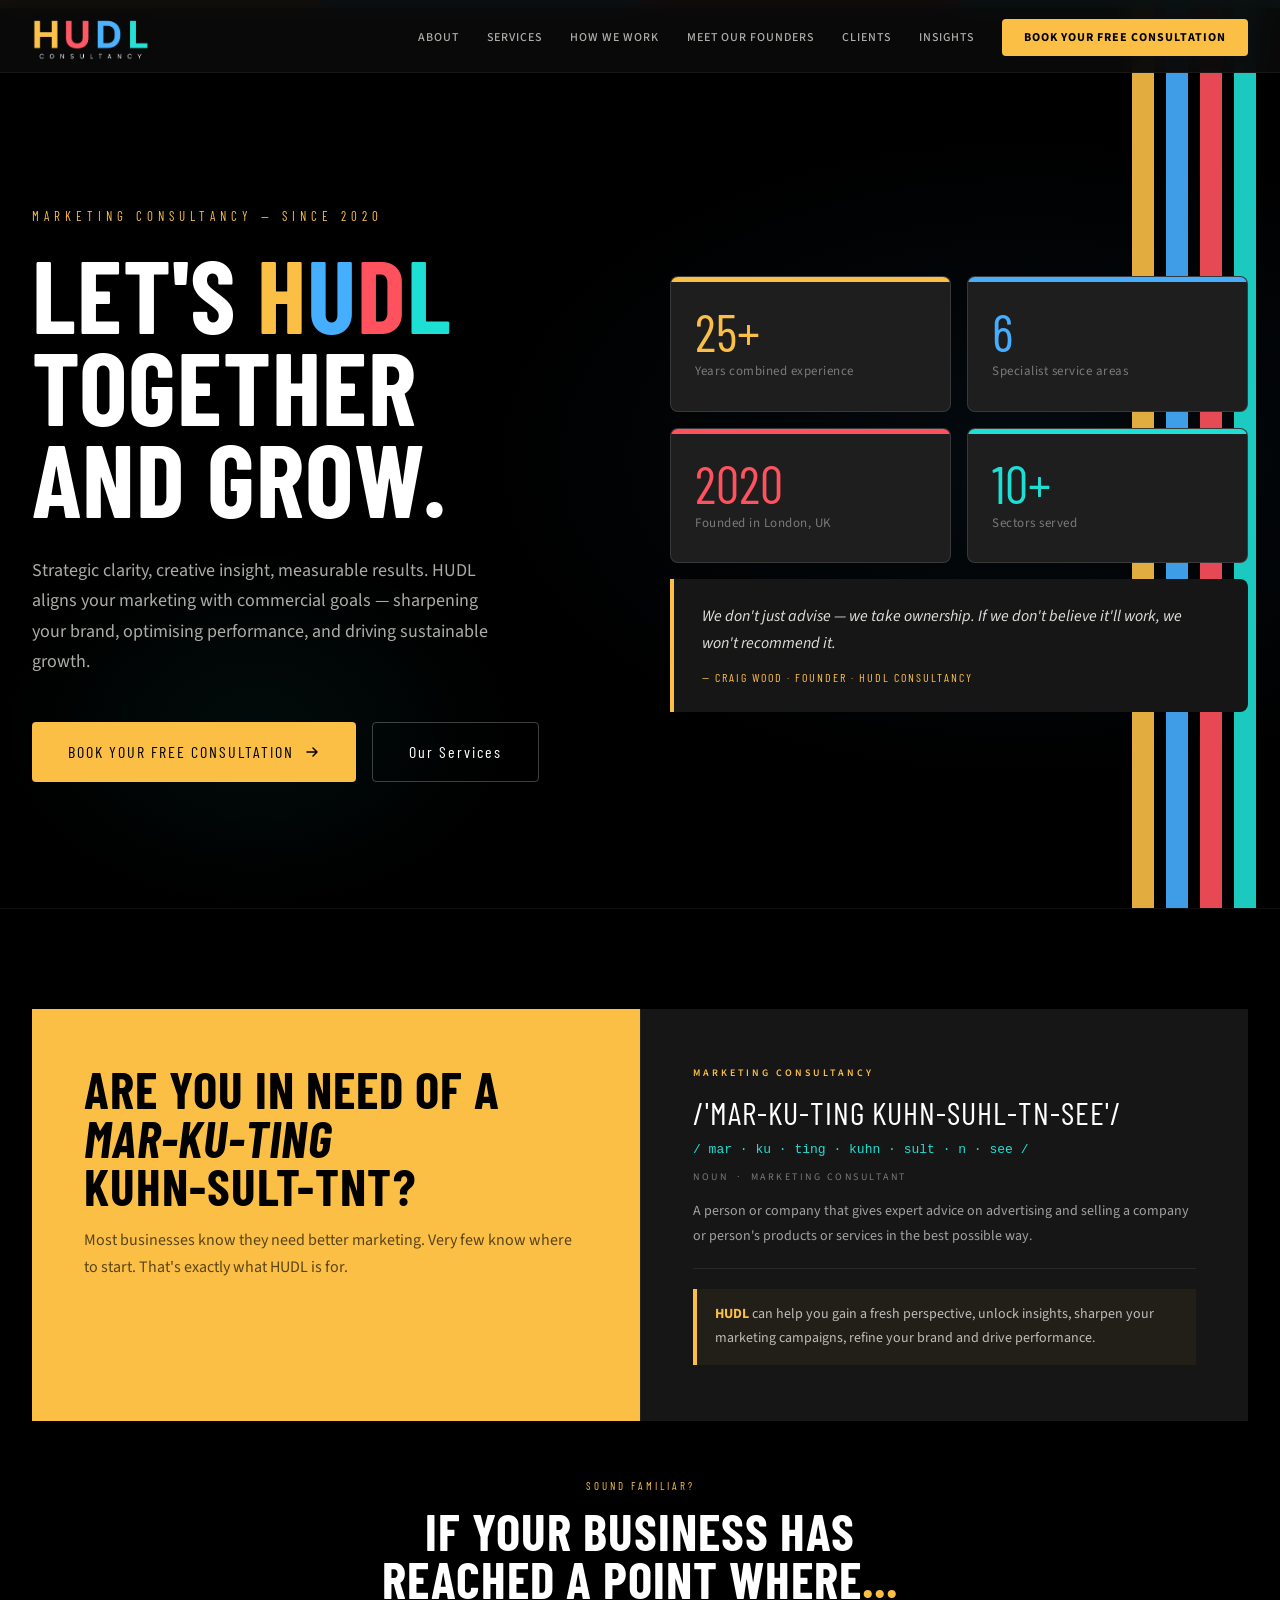
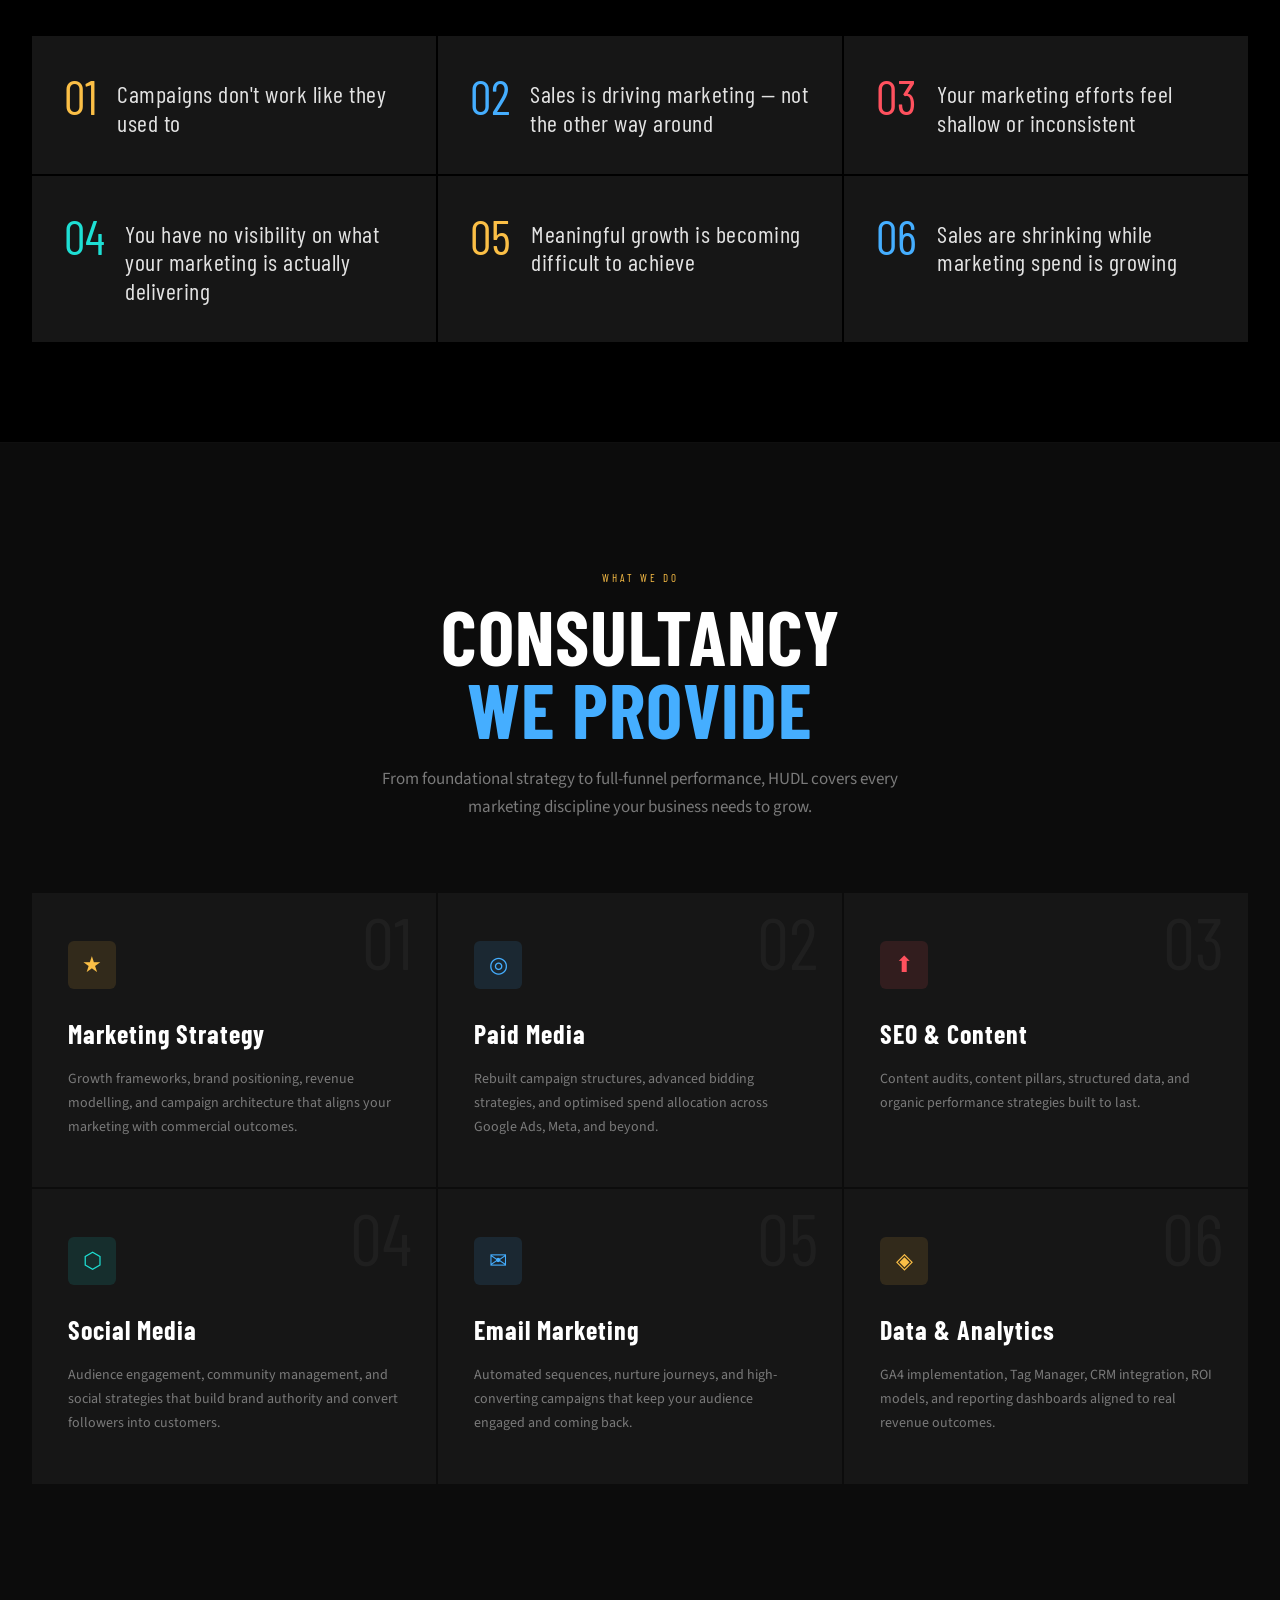
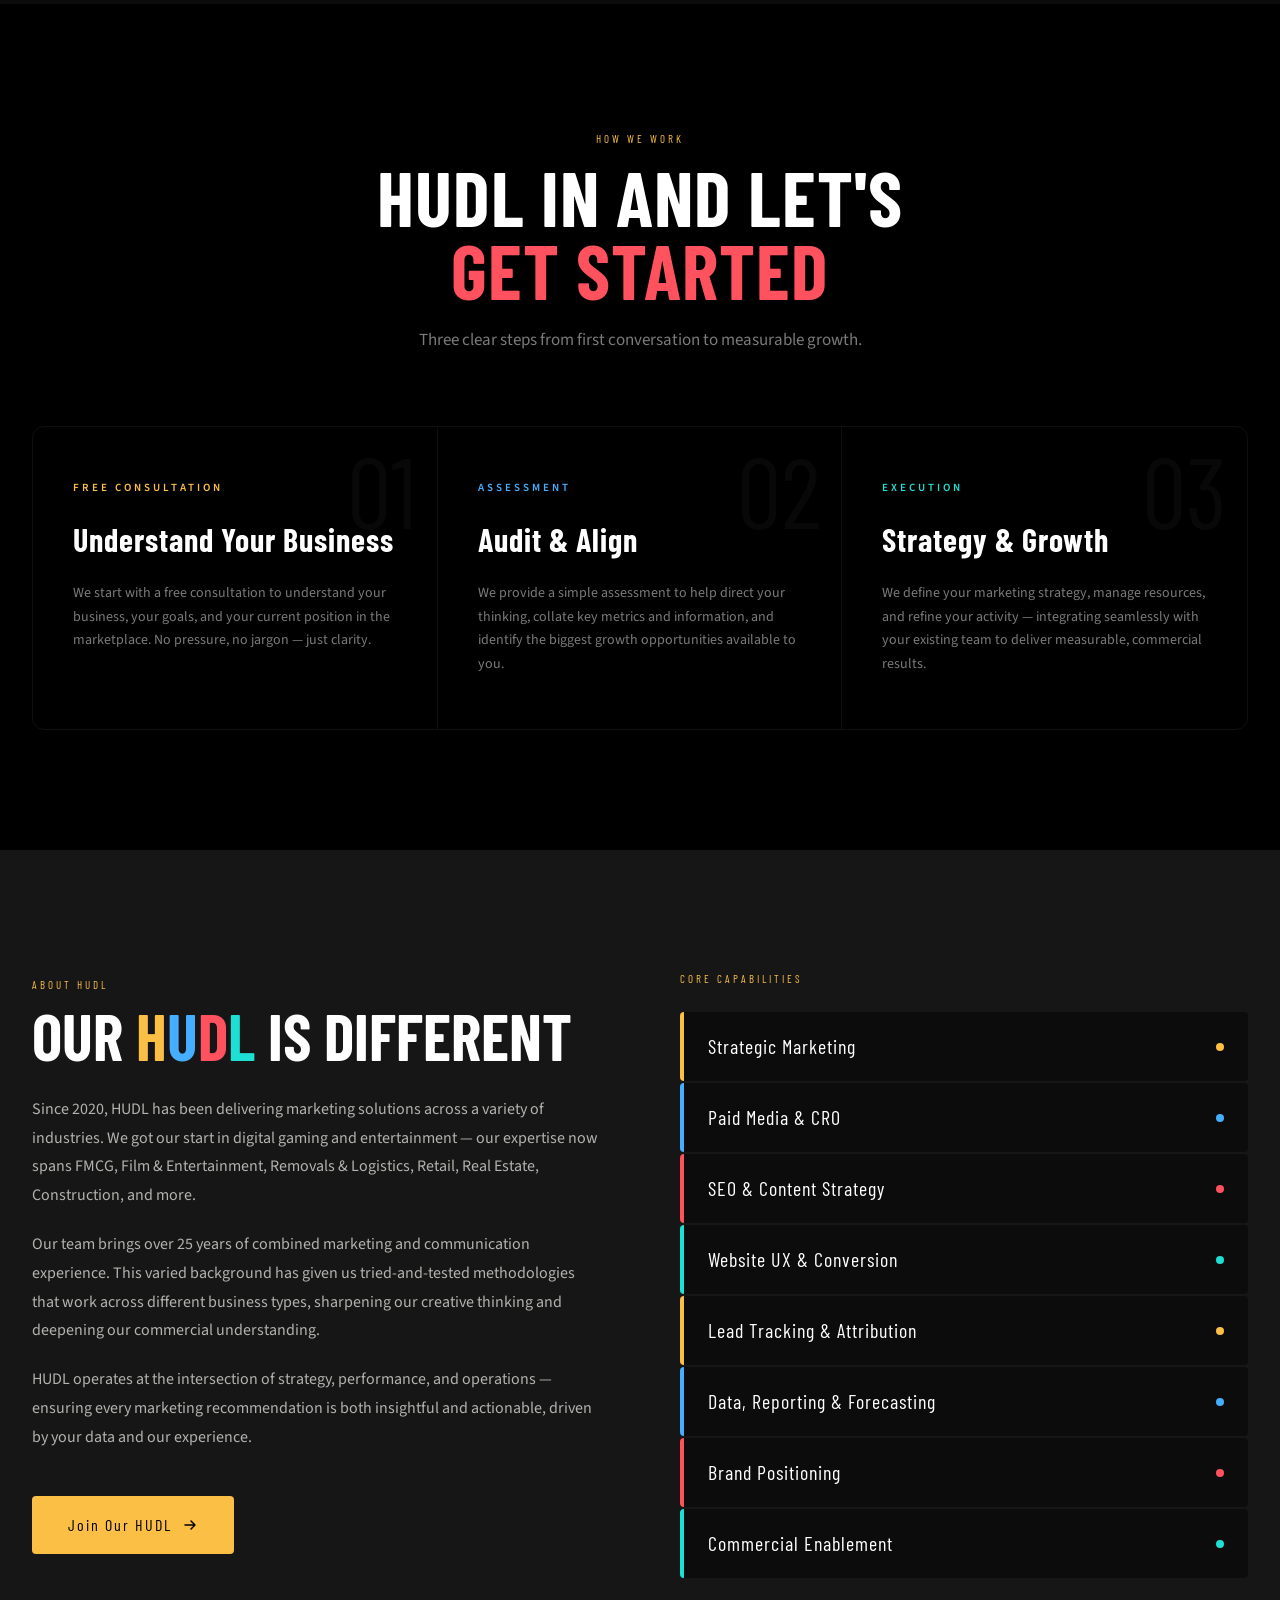
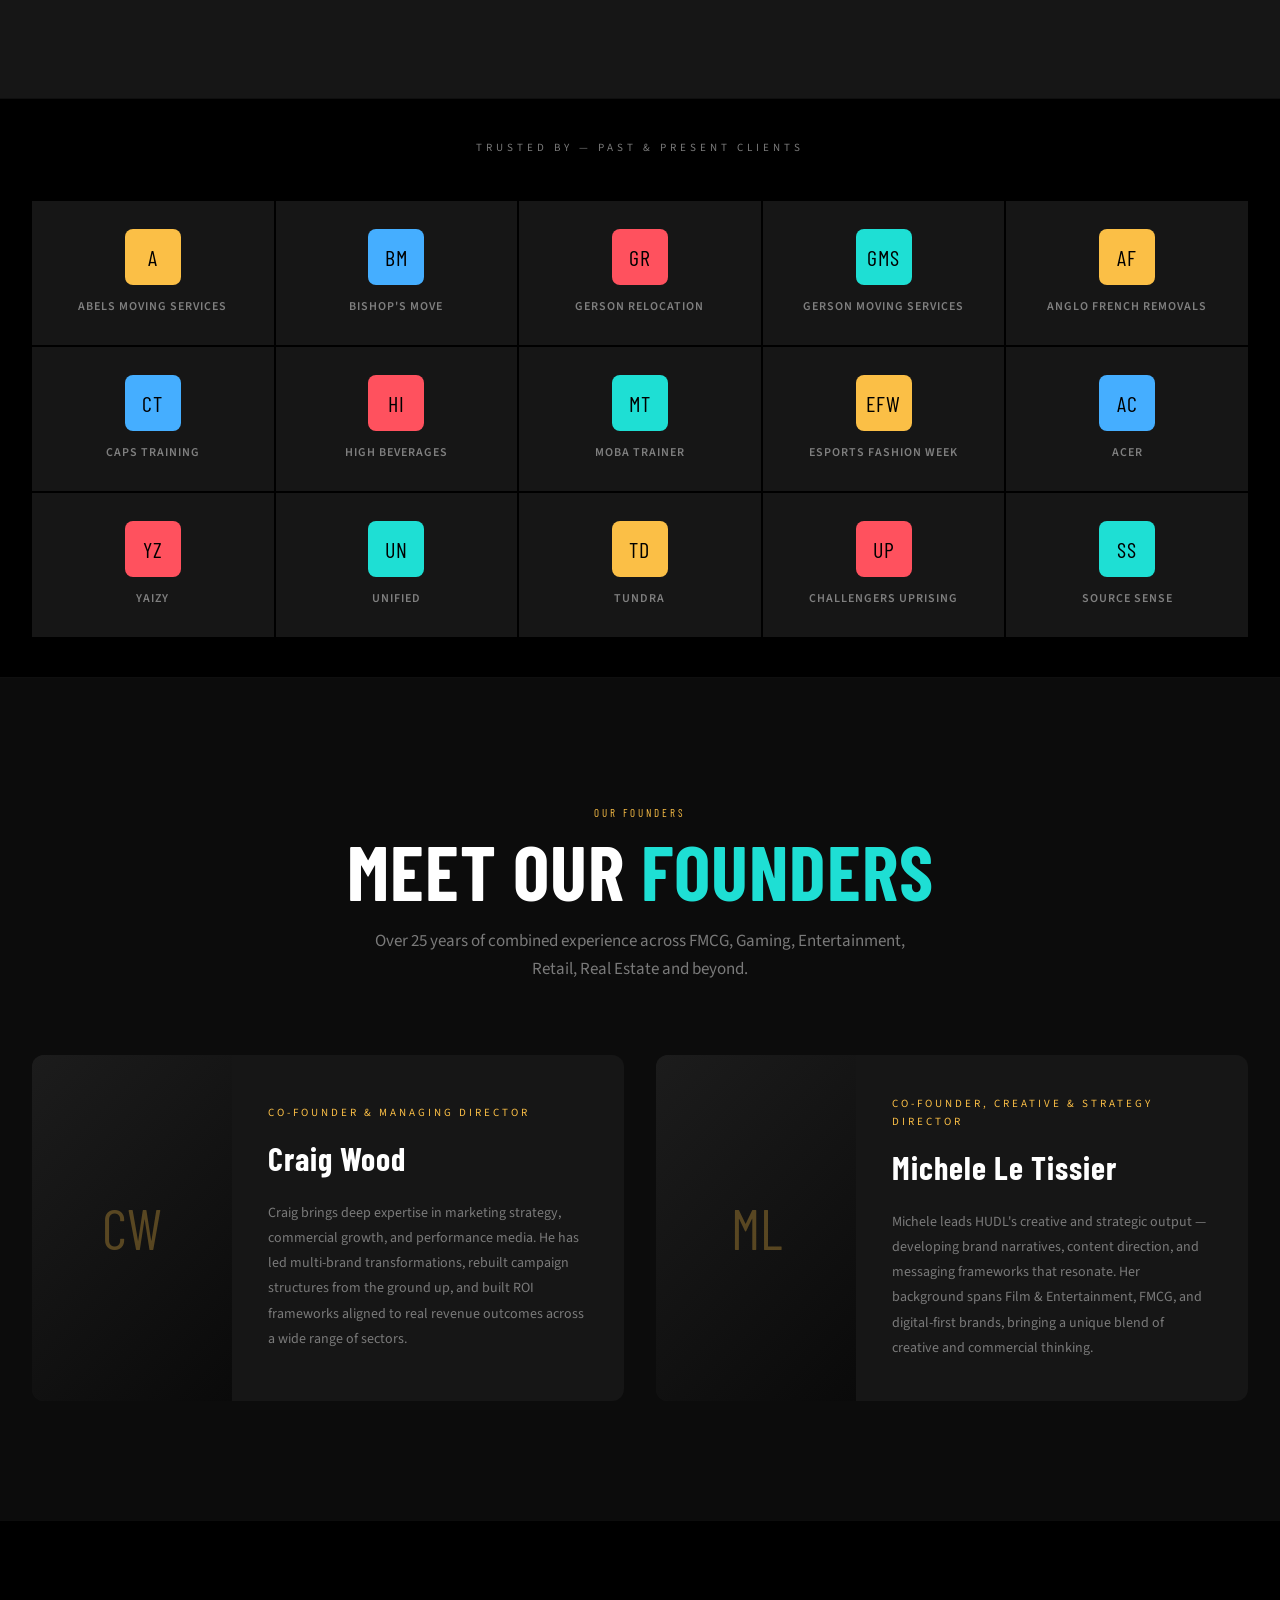
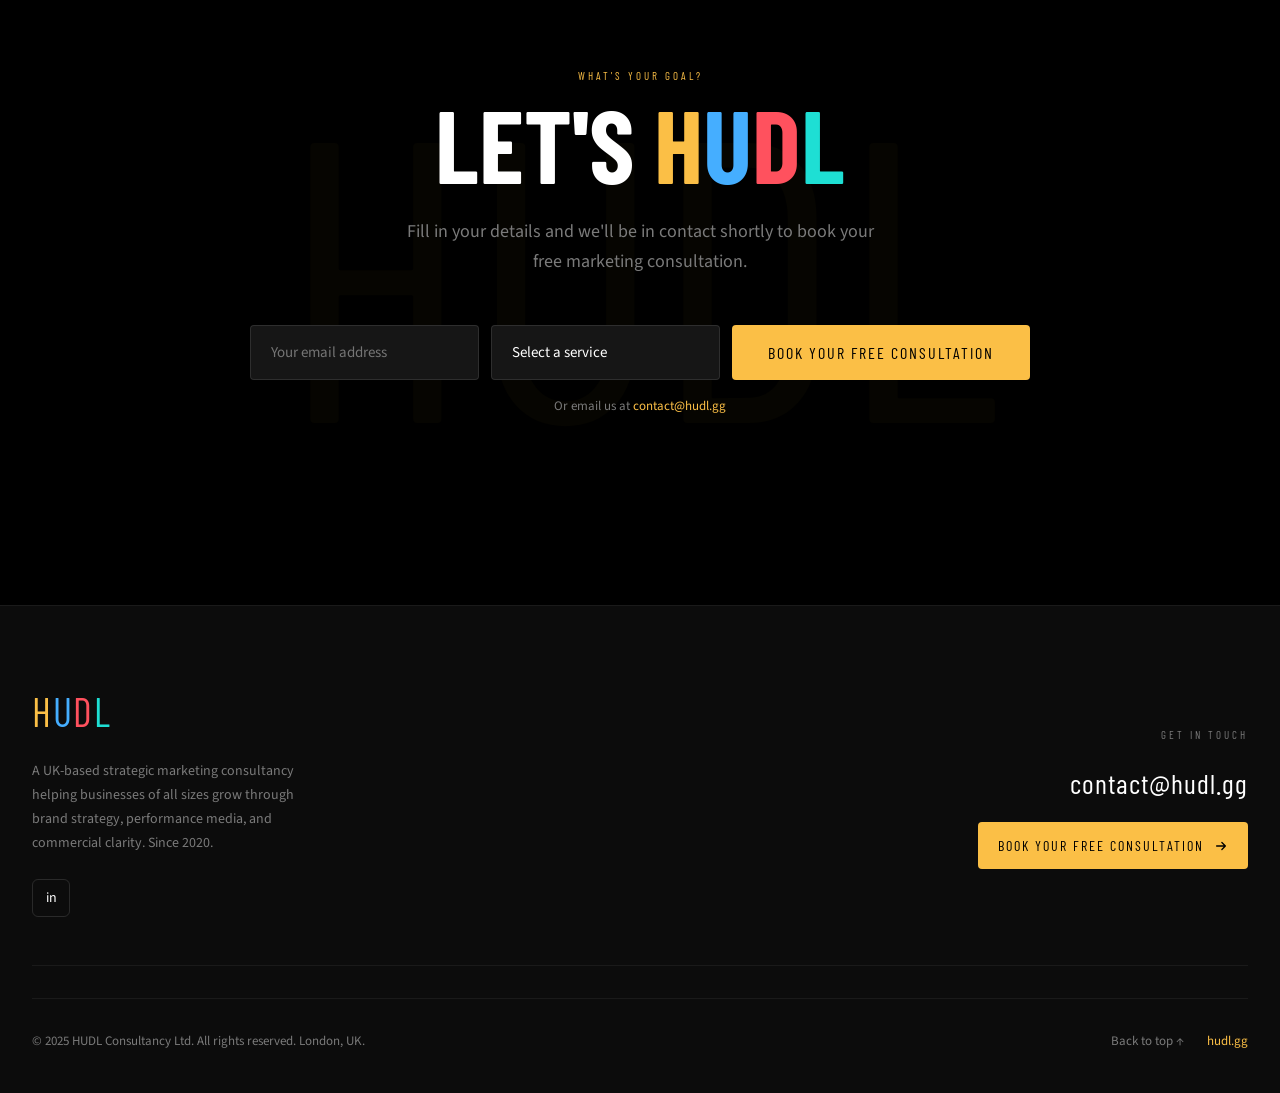
<file: index.html>
<!DOCTYPE html>
<html lang="en">
<head>
  <!-- Google Tag Manager -->
<script>(function(w,d,s,l,i){w[l]=w[l]||[];w[l].push({'gtm.start':
new Date().getTime(),event:'gtm.js'});var f=d.getElementsByTagName(s)[0],
j=d.createElement(s),dl=l!='dataLayer'?'&l='+l:'';j.async=true;j.src=
'https://www.googletagmanager.com/gtm.js?id='+i+dl;f.parentNode.insertBefore(j,f);
})(window,document,'script','dataLayer','GTM-WS5VXXLD');</script>
<!-- End Google Tag Manager -->
  <meta charset="UTF-8" />
  <meta name="viewport" content="width=device-width, initial-scale=1.0" />

  <!-- ===== SEO META TAGS ===== -->
  <title>HUDL Consultancy | Strategic Marketing Consultancy Agency | UK</title>
  <meta name="description" content="HUDL is a UK-based strategic marketing consultancy helping businesses grow through brand strategy, paid media, SEO, content, and performance marketing. Book your FREE consultation today." />
  <meta name="keywords" content="marketing consultancy UK, brand strategy, paid media agency, SEO consultancy, digital marketing consultant, performance marketing, HUDL consultancy" />
  <meta name="author" content="HUDL Consultancy" />
  <meta name="robots" content="index, follow" />
  <link rel="canonical" href="https://www.hudl.gg/" />

  <!-- ===== OPEN GRAPH ===== -->
  <meta property="og:type" content="website" />
  <meta property="og:url" content="https://www.hudl.gg/" />
  <meta property="og:title" content="HUDL Consultancy | Strategic Marketing That Drives Growth" />
  <meta property="og:description" content="Strategic clarity, creative insight, measurable results. HUDL aligns marketing with commercial goals to help your business grow." />
  <meta property="og:site_name" content="HUDL Consultancy" />

  <!-- ===== TWITTER CARD ===== -->
  <meta name="twitter:card" content="summary_large_image" />
  <meta name="twitter:title" content="HUDL Consultancy | Strategic Marketing Agency UK" />
  <meta name="twitter:description" content="Strategic clarity, creative insight, measurable results." />

  <!-- ===== STRUCTURED DATA (JSON-LD) ===== -->
  <script type="application/ld+json">
  {
    "@context": "https://schema.org",
    "@type": "ProfessionalService",
    "name": "HUDL Consultancy",
    "url": "https://www.hudl.gg",
    "description": "UK strategic marketing consultancy specialising in brand strategy, paid media, SEO, content distribution and performance marketing.",
    "address": {
      "@type": "PostalAddress",
      "addressLocality": "London",
      "addressCountry": "GB"
    },
    "email": "contact@hudl.gg",
    "foundingDate": "2020",
    "sameAs": [
      "https://www.instagram.com/hudl.gg/",
      "https://twitter.com/HudL_gg",
      "https://www.linkedin.com/company/hudl-esports/"
    ],
    "serviceType": ["Marketing Consultancy", "Paid Media", "SEO", "Brand Strategy", "Content Marketing"]
  }
  </script>

  <!-- ===== FONTS ===== -->
  <!-- Myriad Pro is an Adobe Font; loading via Google Fonts nearest match as web fallback -->
  <!-- For production, replace with your Adobe Fonts embed code for Myriad Pro -->
  <link rel="preconnect" href="https://fonts.googleapis.com" />
  <link rel="preconnect" href="https://fonts.gstatic.com" crossorigin />
  <link href="https://fonts.googleapis.com/css2?family=Source+Sans+3:ital,wght@0,300;0,400;0,600;0,700;0,900;1,400&family=Barlow+Condensed:wght@700;800;900&display=swap" rel="stylesheet" />

  <style>
    /* ===========================
       CSS CUSTOM PROPERTIES
       Exact HudL.gg Brand Guideline Hex Values
    =========================== */
    :root {
      --black:   #000000;
      --offblack: #0c0c0c;
      --white:   #ffffff;
      --yellow:  #fbbf46;
      --red:     #ff515e;
      --blue:    #45aeff;
      --cyan:    #1edfd4;
      --dark:    #0c0c0c;
      --mid:     #161616;
      --muted:   #7a7a7a;
      /* Myriad Pro is brand font; Source Sans 3 is the closest Google Fonts match */
      /* Replace --font-display and --font-body with Adobe Fonts Myriad Pro embed for production */
      --font-display: 'Barlow Condensed', 'Myriad Pro', 'Source Sans 3', sans-serif;
      --font-body:    'Source Sans 3', 'Myriad Pro', Arial, sans-serif;
      --max-w: 1400px;
      --radius: 4px;
    }

    /* ===========================
       RESET & BASE
    =========================== */
    *, *::before, *::after { box-sizing: border-box; margin: 0; padding: 0; }
    html { scroll-behavior: smooth; }
    body {
      background: var(--black);
      color: var(--white);
      font-family: var(--font-body);
      font-size: 17px;
      line-height: 1.65;
      -webkit-font-smoothing: antialiased;
      overflow-x: hidden;
    }
    /* Brand colour utility classes - exact HudL hex values */
    a { color: inherit; text-decoration: none; }
    img { max-width: 100%; display: block; }
    ul { list-style: none; }

    /* ===========================
       UTILITIES
    =========================== */
    .container {
      width: 100%;
      max-width: var(--max-w);
      margin: 0 auto;
      padding: 0 32px;
    }
    .tag {
      display: inline-block;
      font-family: var(--font-display);
      font-size: 11px;
      letter-spacing: 3px;
      text-transform: uppercase;
      color: var(--yellow);
      margin-bottom: 12px;
    }
    .yellow { color: var(--yellow); }
    .cyan   { color: var(--cyan); }
    .red    { color: var(--red); }
    .blue   { color: var(--blue); }

    /* ===========================
       STRIPE ACCENT BAR
    =========================== */
    .stripe-bar {
      display: flex;
      height: 8px;
      width: 100%;
    }
    .stripe-bar span {
      flex: 1;
    }
    .stripe-bar span:nth-child(1) { background: var(--yellow); }
    .stripe-bar span:nth-child(2) { background: var(--blue); }
    .stripe-bar span:nth-child(3) { background: var(--red); }
    .stripe-bar span:nth-child(4) { background: var(--cyan); }

    /* ===========================
       NAVIGATION
    =========================== */
    nav {
      position: fixed;
      top: 0;
      left: 0;
      right: 0;
      z-index: 100;
      background: rgba(10,10,10,0.96);
      backdrop-filter: blur(12px);
      -webkit-backdrop-filter: blur(12px);
      border-bottom: 1px solid rgba(255,255,255,0.06);
      transition: box-shadow 0.3s;
    }
    nav.scrolled { box-shadow: 0 4px 40px rgba(0,0,0,0.6); }
    .nav-inner {
      display: flex;
      align-items: center;
      justify-content: space-between;
      height: 72px;
    }
    .nav-logo {
      display: flex;
      align-items: center;
      text-decoration: none;
    }
    .nav-logo-img {
      height: 48px;
      width: auto;
      display: block;
      mix-blend-mode: screen;
    }
    .nav-links {
      display: flex;
      gap: 28px;
      align-items: center;
    }
    .nav-links a {
      font-size: 12px;
      font-weight: 500;
      letter-spacing: 1px;
      text-transform: uppercase;
      color: rgba(245,245,240,0.7);
      transition: color 0.2s;
    }
    .nav-links a:hover { color: var(--yellow); }
    .nav-cta {
      background: var(--yellow);
      color: var(--black) !important;
      font-weight: 700 !important;
      padding: 10px 22px;
      border-radius: var(--radius);
      transition: transform 0.2s, background 0.2s !important;
    }
    .nav-cta:hover { background: #ffd700 !important; transform: translateY(-1px); }

    /* ===========================
       HERO
    =========================== */
    #hero {
      min-height: 100vh;
      display: flex;
      flex-direction: column;
      justify-content: center;
      padding-top: 72px;
      position: relative;
      overflow: hidden;
    }
    .hero-bg {
      position: absolute;
      inset: 0;
      background: radial-gradient(ellipse 70% 60% at 80% 50%, rgba(69,174,255,0.06) 0%, transparent 60%),
                  radial-gradient(ellipse 40% 40% at 20% 80%, rgba(30,223,212,0.05) 0%, transparent 50%);
      pointer-events: none;
    }
    /* Diagonal stripe decorations */
    .hero-stripes {
      position: absolute;
      left: -20px;
      top: 0;
      bottom: 0;
      width: 14px;
      display: flex;
      flex-direction: column;
    }
    .hero-stripes-right {
      position: absolute;
      right: 0;
      top: 0;
      bottom: 0;
      display: flex;
      gap: 12px;
      align-items: stretch;
      padding-right: 24px;
    }
    .vstripe {
      width: 22px;
      opacity: 0.9;
    }
    .vstripe.y { background: var(--yellow); }
    .vstripe.b { background: var(--blue); }
    .vstripe.r { background: var(--red); }
    .vstripe.c { background: var(--cyan); }

    .hero-content {
      position: relative;
      z-index: 2;
      display: grid;
      grid-template-columns: 1fr 1fr;
      gap: 60px;
      align-items: center;
      padding: 40px 0;
    }
    .hero-left {}
    .hero-eyebrow {
      font-family: var(--font-display);
      font-size: 13px;
      letter-spacing: 5px;
      color: var(--yellow);
      margin-bottom: 20px;
    }
    .hero-headline {
      font-family: var(--font-display);
      font-size: clamp(64px, 8vw, 110px);
      line-height: 0.9;
      letter-spacing: 1px;
      margin-bottom: 32px;
    }
    .hero-hudl { display: inline-flex; }
    .hero-hudl .lh { color: var(--yellow); }
    .hero-hudl .lu { color: var(--blue); }
    .hero-hudl .ld { color: var(--red); }
    .hero-hudl .ll { color: var(--cyan); }
    .hero-sub {
      font-size: 18px;
      color: rgba(245,245,240,0.7);
      max-width: 480px;
      margin-bottom: 44px;
      line-height: 1.7;
    }
    .hero-actions {
      display: flex;
      gap: 16px;
      flex-wrap: wrap;
    }
    .btn-primary {
      background: var(--yellow);
      color: var(--black);
      font-family: var(--font-display);
      font-size: 16px;
      letter-spacing: 2px;
      padding: 16px 36px;
      border-radius: var(--radius);
      cursor: pointer;
      transition: transform 0.2s, box-shadow 0.2s;
      display: inline-flex;
      align-items: center;
      gap: 10px;
      border: none;
    }
    .btn-primary:hover {
      transform: translateY(-2px);
      box-shadow: 0 10px 40px rgba(251,191,70,0.35);
    }
    .btn-secondary {
      border: 1.5px solid rgba(245,245,240,0.25);
      color: var(--white);
      font-family: var(--font-display);
      font-size: 16px;
      letter-spacing: 2px;
      padding: 16px 36px;
      border-radius: var(--radius);
      cursor: pointer;
      transition: border-color 0.2s, color 0.2s;
      background: transparent;
    }
    .btn-secondary:hover { border-color: var(--yellow); color: var(--yellow); }
    .hero-right {
      display: flex;
      flex-direction: column;
      gap: 16px;
    }
    .hero-stat-grid {
      display: grid;
      grid-template-columns: 1fr 1fr;
      gap: 16px;
    }
    .stat-card {
      background: #1e1e1e;
      border: 1px solid rgba(255,255,255,0.12);
      border-radius: 8px;
      padding: 28px 24px;
      position: relative;
      overflow: hidden;
      transition: transform 0.2s, border-color 0.2s;
    }
    .stat-card:hover { transform: translateY(-3px); border-color: rgba(251,191,70,0.5); }
    .stat-card::before {
      content: '';
      position: absolute;
      top: 0; left: 0; right: 0;
      height: 5px;
    }
    .stat-card.y::before { background: var(--yellow); }
    .stat-card.c::before { background: var(--cyan); }
    .stat-card.r::before { background: var(--red); }
    .stat-card.b::before { background: var(--blue); }
    .stat-num {
      font-family: var(--font-display);
      font-size: 52px;
      line-height: 1;
      margin-bottom: 4px;
    }
    .stat-label {
      font-size: 13px;
      color: var(--muted);
      letter-spacing: 0.5px;
    }
    .hero-quote {
      background: var(--mid);
      border-left: 4px solid var(--yellow);
      border-radius: 0 8px 8px 0;
      padding: 24px 28px;
      font-size: 16px;
      color: rgba(245,245,240,0.9);
      font-style: italic;
      line-height: 1.7;
    }
    .hero-quote cite {
      display: block;
      margin-top: 10px;
      font-style: normal;
      font-size: 12px;
      letter-spacing: 2px;
      text-transform: uppercase;
      color: var(--yellow);
      font-family: var(--font-display);
    }

    /* ===========================
       PAIN POINTS / SIGNAL SECTION
    =========================== */
    #pain {
      background: var(--black);
      padding: 100px 0;
      border-top: 1px solid rgba(255,255,255,0.06);
      border-bottom: 1px solid rgba(255,255,255,0.06);
    }
    /* TOP BANNER — dictionary + headline side by side */
    .pain-banner {
      display: grid;
      grid-template-columns: 1fr 1fr;
      gap: 0;
      margin-bottom: 2px;
    }
    .pain-banner-left {
      background: var(--yellow);
      padding: 56px 52px;
    }
    .pain-banner-left h2 {
      font-family: var(--font-display);
      font-size: clamp(36px, 4vw, 58px);
      line-height: 0.95;
      letter-spacing: 1px;
      color: var(--black);
      margin-bottom: 16px;
    }
    .pain-banner-left .pain-sub {
      font-size: 16px;
      color: rgba(0,0,0,0.65);
      line-height: 1.7;
    }
    .pain-banner-right {
      background: var(--mid);
      padding: 56px 52px;
      border-left: 1px solid rgba(255,255,255,0.06);
    }
    .dict-card-label {
      font-size: 10px;
      letter-spacing: 3px;
      text-transform: uppercase;
      color: var(--yellow);
      margin-bottom: 14px;
      font-family: var(--font-body);
      font-weight: 600;
    }
    .dict-phonetic-title {
      font-family: var(--font-display);
      font-size: clamp(22px, 2.5vw, 32px);
      line-height: 1.05;
      letter-spacing: 1px;
      margin-bottom: 10px;
      color: var(--white);
    }
    .dict-phonetic {
      font-family: monospace;
      font-size: 13px;
      color: var(--cyan);
      margin-bottom: 8px;
    }
    .dict-noun {
      font-size: 10px;
      letter-spacing: 2.5px;
      text-transform: uppercase;
      color: var(--muted);
      margin-bottom: 14px;
      font-family: var(--font-body);
    }
    .dict-def {
      font-size: 14px;
      color: rgba(255,255,255,0.6);
      line-height: 1.75;
      padding-bottom: 20px;
      border-bottom: 1px solid rgba(255,255,255,0.08);
      margin-bottom: 20px;
    }
    .dict-callout {
      border-left: 4px solid var(--yellow);
      padding: 14px 18px;
      background: rgba(251,191,70,0.05);
    }
    .dict-callout p {
      font-size: 14px;
      color: rgba(255,255,255,0.7);
      line-height: 1.7;
    }
    .dict-callout p strong { color: var(--yellow); font-weight: 700; }
    /* BOTTOM GRID — 3×2 checklist cards */
    .pain-grid {
      display: grid;
      grid-template-columns: repeat(3, 1fr);
      gap: 2px;
    }
    .pain-card {
      background: var(--mid);
      padding: 36px 32px;
      position: relative;
      overflow: hidden;
      transition: background 0.25s;
      display: flex;
      align-items: flex-start;
      gap: 20px;
    }
    .pain-card:hover { background: #1e1e1e; }
    .pain-check-num {
      font-family: var(--font-display);
      font-size: 48px;
      line-height: 1;
      flex-shrink: 0;
    }
    .pain-check-num.ny { color: var(--yellow); }
    .pain-check-num.nb { color: var(--blue); }
    .pain-check-num.nr { color: var(--red); }
    .pain-check-num.nc { color: var(--cyan); }
    .pain-check-text {
      font-family: var(--font-display);
      font-size: 24px;
      letter-spacing: 0.5px;
      color: rgba(255,255,255,0.88);
      line-height: 1.2;
      padding-top: 8px;
    }
    /* ===========================
       WHAT WE DO
    =========================== */
    #services {
      padding: 120px 0;
      background: var(--dark);
    }
    .section-header {
      text-align: center;
      margin-bottom: 72px;
    }
    .section-header h2 {
      font-family: var(--font-display);
      font-size: clamp(44px, 6vw, 80px);
      line-height: 0.95;
      letter-spacing: 1px;
    }
    .section-header p {
      margin-top: 20px;
      font-size: 17px;
      color: var(--muted);
      max-width: 560px;
      margin-left: auto;
      margin-right: auto;
    }
    .services-grid {
      display: grid;
      grid-template-columns: repeat(3, 1fr);
      gap: 2px;
    }
    .service-card {
      background: var(--mid);
      padding: 48px 36px;
      position: relative;
      overflow: hidden;
      transition: background 0.3s;
      cursor: default;
    }
    .service-card:hover { background: #1f1f1f; }
    .service-card::after {
      content: '';
      position: absolute;
      bottom: 0; left: 0; right: 0;
      height: 2px;
      transform: scaleX(0);
      transition: transform 0.3s;
    }
    .service-card.y::after { background: var(--yellow); }
    .service-card.c::after { background: var(--cyan); }
    .service-card.r::after { background: var(--red); }
    .service-card.b::after { background: var(--blue); }
    .service-card:hover::after { transform: scaleX(1); }
    .service-num {
      font-family: var(--font-display);
      font-size: 72px;
      color: rgba(255,255,255,0.04);
      position: absolute;
      top: 12px; right: 24px;
      line-height: 1;
    }
    .service-icon {
      width: 48px;
      height: 48px;
      border-radius: 6px;
      display: flex;
      align-items: center;
      justify-content: center;
      margin-bottom: 24px;
      font-size: 22px;
    }
    .service-card.y .service-icon { background: rgba(251,191,70,0.12); color: var(--yellow); }
    .service-card.c .service-icon { background: rgba(30,223,212,0.12); color: var(--cyan); }
    .service-card.r .service-icon { background: rgba(255,81,94,0.12); color: var(--red); }
    .service-card.b .service-icon { background: rgba(69,174,255,0.12); color: var(--blue); }
    .service-title {
      font-family: var(--font-display);
      font-size: 26px;
      letter-spacing: 1px;
      margin-bottom: 12px;
    }
    .service-desc {
      font-size: 14px;
      color: var(--muted);
      line-height: 1.7;
    }

    /* ===========================
       HOW WE WORK / PROCESS
    =========================== */
    #process {
      padding: 120px 0;
      background: var(--black);
    }
    .process-steps {
      display: grid;
      grid-template-columns: repeat(3, 1fr);
      gap: 0;
      margin-top: 72px;
      border: 1px solid rgba(255,255,255,0.06);
      border-radius: 12px;
      overflow: hidden;
    }
    .step {
      padding: 52px 40px;
      border-right: 1px solid rgba(255,255,255,0.06);
      position: relative;
    }
    .step:last-child { border-right: none; }
    .step-num {
      font-family: var(--font-display);
      font-size: 100px;
      color: rgba(255,255,255,0.03);
      position: absolute;
      top: 12px; right: 20px;
      line-height: 1;
    }
    .step-tag {
      font-size: 11px;
      letter-spacing: 3px;
      text-transform: uppercase;
      margin-bottom: 16px;
      font-weight: 600;
    }
    .step-title {
      font-family: var(--font-display);
      font-size: 32px;
      letter-spacing: 1px;
      margin-bottom: 16px;
    }
    .step-desc {
      font-size: 14px;
      color: var(--muted);
      line-height: 1.7;
    }

    /* ===========================
       ABOUT / CAPABILITY STRIP
    =========================== */
    #about {
      padding: 120px 0;
      background: var(--mid);
    }
    .about-grid {
      display: grid;
      grid-template-columns: 1fr 1fr;
      gap: 80px;
      align-items: start;
    }
    .about-left h2 {
      font-family: var(--font-display);
      font-size: clamp(44px, 5vw, 72px);
      line-height: 0.95;
      margin-bottom: 28px;
    }
    .about-left p {
      font-size: 16px;
      color: rgba(245,245,240,0.7);
      line-height: 1.8;
      margin-bottom: 20px;
    }
    .about-left .btn-primary { margin-top: 16px; }
    .about-right {}
    .capability-list {
      display: flex;
      flex-direction: column;
      gap: 2px;
    }
    .cap-item {
      display: flex;
      align-items: center;
      justify-content: space-between;
      padding: 18px 24px;
      background: var(--dark);
      border-radius: 4px;
      border-left: 4px solid transparent;
      transition: background 0.2s, border-color 0.2s;
    }
    .cap-item:hover { background: #1e1e1e; }
    .cap-item.cy { border-left-color: var(--yellow); }
    .cap-item.cb { border-left-color: var(--blue); }
    .cap-item.cr { border-left-color: var(--red); }
    .cap-item.cc { border-left-color: var(--cyan); }
    .cap-name {
      font-family: var(--font-display);
      font-size: 20px;
      letter-spacing: 1px;
    }
    .cap-dot {
      width: 8px;
      height: 8px;
      border-radius: 50%;
      flex-shrink: 0;
    }
    .cap-item.cy .cap-dot { background: var(--yellow); }
    .cap-item.cb .cap-dot { background: var(--blue); }
    .cap-item.cr .cap-dot { background: var(--red); }
    .cap-item.cc .cap-dot { background: var(--cyan); }

    /* ===========================
       CLIENTS SECTION
    =========================== */
    #clients {
      padding: 40px 0;
      background: var(--black);
      border-top: 1px solid rgba(255,255,255,0.06);
      border-bottom: 1px solid rgba(255,255,255,0.06);
    }
    .clients-label {
      text-align: center;
      font-size: 11px;
      letter-spacing: 4px;
      text-transform: uppercase;
      color: var(--muted);
      margin-bottom: 44px;
    }
    .clients-grid {
      display: grid;
      grid-template-columns: repeat(5, 1fr);
      gap: 2px;
    }
    .client-pill {
      background: var(--mid);
      padding: 28px 20px;
      text-align: center;
      display: flex;
      flex-direction: column;
      align-items: center;
      gap: 12px;
      transition: background 0.2s;
    }
    .client-pill:hover { background: #1f1f1f; }
    .client-logo-placeholder {
      width: 56px;
      height: 56px;
      border-radius: 8px;
      display: flex;
      align-items: center;
      justify-content: center;
      font-family: var(--font-display);
      font-size: 22px;
      letter-spacing: 1px;
      color: var(--black);
      flex-shrink: 0;
    }
    .client-pill-name {
      font-size: 12px;
      letter-spacing: 1px;
      text-transform: uppercase;
      color: rgba(255,255,255,0.45);
      font-weight: 600;
      transition: color 0.2s;
    }
    .client-pill:hover .client-pill-name { color: var(--white); }

    /* ===========================
       FOUNDERS
    =========================== */
    #team {
      padding: 120px 0;
      background: var(--dark);
    }
    .team-grid {
      display: grid;
      grid-template-columns: 1fr 1fr;
      gap: 32px;
      margin-top: 72px;
    }
    .founder-card {
      background: var(--mid);
      border-radius: 12px;
      overflow: hidden;
      display: grid;
      grid-template-columns: 200px 1fr;
      transition: transform 0.3s;
    }
    .founder-card:hover { transform: translateY(-4px); }
    .founder-img {
      background: var(--black);
      min-height: 260px;
      display: flex;
      align-items: flex-end;
      justify-content: center;
      overflow: hidden;
      position: relative;
    }
    .founder-img-placeholder {
      width: 100%;
      height: 100%;
      background: linear-gradient(135deg, #1c1c1c 0%, #0a0a0a 100%);
      display: flex;
      align-items: center;
      justify-content: center;
    }
    .founder-initials {
      font-family: var(--font-display);
      font-size: 56px;
      color: rgba(251,191,70,0.3);
    }
    .founder-info {
      padding: 40px 36px;
      display: flex;
      flex-direction: column;
      justify-content: center;
    }
    .founder-role {
      font-size: 11px;
      letter-spacing: 3px;
      text-transform: uppercase;
      color: var(--yellow);
      margin-bottom: 10px;
    }
    .founder-name {
      font-family: var(--font-display);
      font-size: 32px;
      letter-spacing: 1px;
      margin-bottom: 16px;
    }
    .founder-bio {
      font-size: 14px;
      color: var(--muted);
      line-height: 1.8;
    }

    /* ===========================
       TESTIMONIAL
    =========================== */
    #testimonial {
      padding: 120px 0;
      background: var(--red);
    }
    .testimonial-inner {
      max-width: 800px;
      margin: 0 auto;
      text-align: center;
    }
    .quote-mark {
      font-family: var(--font-display);
      font-size: 120px;
      line-height: 0.5;
      color: rgba(0,0,0,0.15);
      margin-bottom: 32px;
    }
    .testimonial-text {
      font-family: var(--font-display);
      font-size: clamp(22px, 3vw, 34px);
      line-height: 1.3;
      color: var(--white);
      margin-bottom: 36px;
    }
    .testimonial-author {
      font-size: 14px;
      font-weight: 600;
      color: rgba(255,255,255,0.75);
      letter-spacing: 1px;
    }

    /* ===========================
       CTA SECTION
    =========================== */
    #cta {
      padding: 140px 0;
      background: var(--black);
      text-align: center;
      position: relative;
      overflow: hidden;
    }
    #cta::before {
      content: 'HUDL';
      position: absolute;
      font-family: var(--font-display);
      font-size: 400px;
      color: rgba(251,191,70,0.025);
      top: 50%;
      left: 50%;
      transform: translate(-50%, -50%);
      pointer-events: none;
      white-space: nowrap;
    }
    .cta-inner {
      position: relative;
      z-index: 2;
    }
    .cta-inner h2 {
      font-family: var(--font-display);
      font-size: clamp(52px, 8vw, 110px);
      line-height: 0.9;
      margin-bottom: 28px;
    }
    .cta-inner p {
      font-size: 18px;
      color: var(--muted);
      max-width: 480px;
      margin: 0 auto 48px;
    }
    .cta-form {
      display: flex;
      flex-wrap: wrap;
      gap: 12px;
      max-width: 780px;
      margin: 0 auto;
      justify-content: center;
    }
    .cta-form input[type="email"] {
      flex: 1;
      min-width: 220px;
    }
    .cta-form select {
      flex: 1;
      min-width: 200px;
    }
    .cta-form input {
      flex: 1;
      min-width: 0;
      background: var(--mid);
      border: 1px solid rgba(255,255,255,0.1);
      border-radius: var(--radius);
      padding: 16px 20px;
      color: var(--white);
      font-family: var(--font-body);
      font-size: 15px;
      outline: none;
      transition: border-color 0.2s;
    }
    .cta-form .btn-primary {
      white-space: nowrap;
      flex-shrink: 0;
      border: none;
      cursor: pointer;
      font-family: var(--font-display);
    }
    .cta-form input:focus { border-color: var(--yellow); }
    .btn-whatsapp {
      display: inline-flex;
      align-items: center;
      gap: 10px;
      background: #25D366;
      color: #ffffff;
      font-family: var(--font-display);
      font-size: 16px;
      letter-spacing: 2px;
      padding: 16px 32px;
      border-radius: var(--radius);
      cursor: pointer;
      transition: transform 0.2s, box-shadow 0.2s;
      border: none;
      text-decoration: none;
    }
    .btn-whatsapp:hover {
      transform: translateY(-2px);
      box-shadow: 0 10px 40px rgba(37,211,102,0.3);
    }
    .btn-whatsapp svg { width: 20px; height: 20px; flex-shrink: 0; }

    /* ===========================
       FOOTER
    =========================== */
    footer {
      background: var(--dark);
      padding: 72px 0 40px;
      border-top: 1px solid rgba(255,255,255,0.06);
    }
    .footer-top {
      display: grid;
      grid-template-columns: 1fr 1fr;
      gap: 60px;
      align-items: center;
      padding-bottom: 48px;
      border-bottom: 1px solid rgba(255,255,255,0.06);
      margin-bottom: 32px;
    }
    .footer-brand .logo {
      font-family: var(--font-display);
      font-size: 40px;
      letter-spacing: 2px;
      margin-bottom: 16px;
    }
    .footer-brand .logo .lh { color: var(--yellow); }
    .footer-brand .logo .lu { color: var(--blue); }
    .footer-brand .logo .ld { color: var(--red); }
    .footer-brand .logo .ll { color: var(--cyan); }
    .footer-brand p {
      font-size: 14px;
      color: var(--muted);
      line-height: 1.7;
      max-width: 300px;
    }
    .footer-brand .socials {
      display: flex;
      gap: 14px;
      margin-top: 24px;
    }
    .social-link {
      width: 38px;
      height: 38px;
      border: 1px solid rgba(255,255,255,0.12);
      border-radius: 6px;
      display: flex;
      align-items: center;
      justify-content: center;
      font-size: 14px;
      transition: border-color 0.2s, color 0.2s;
    }
    .social-link:hover { border-color: var(--yellow); color: var(--yellow); }
    .footer-col h4 {
      font-family: var(--font-display);
      font-size: 16px;
      letter-spacing: 2px;
      color: var(--white);
      margin-bottom: 20px;
    }
    .footer-col ul li {
      margin-bottom: 10px;
    }
    .footer-col ul li a {
      font-size: 14px;
      color: var(--muted);
      transition: color 0.2s;
    }
    .footer-col ul li a:hover { color: var(--yellow); }
    .footer-bottom {
      padding-top: 32px;
      border-top: 1px solid rgba(255,255,255,0.06);
      display: flex;
      justify-content: space-between;
      align-items: center;
    }
    .footer-bottom p {
      font-size: 13px;
      color: var(--muted);
    }
    .footer-bottom a { color: var(--yellow); }

    /* ===========================
       MOBILE NAV TOGGLE
    =========================== */
    .hamburger {
      display: none;
      flex-direction: column;
      gap: 5px;
      cursor: pointer;
      padding: 4px;
    }
    .hamburger span {
      display: block;
      width: 24px;
      height: 2px;
      background: var(--white);
      transition: all 0.3s;
    }

    /* ===========================
       ANIMATIONS
    =========================== */
    .reveal {
      opacity: 1;
      transform: translateY(0);
      transition: opacity 0.7s ease, transform 0.7s ease;
    }
    .reveal.hidden {
      opacity: 0;
      transform: translateY(30px);
    }
    .reveal.hidden.visible {
      opacity: 1;
      transform: translateY(0);
    }
    .reveal-delay-1 { transition-delay: 0.1s; }
    .reveal-delay-2 { transition-delay: 0.2s; }
    .reveal-delay-3 { transition-delay: 0.3s; }
    .reveal-delay-4 { transition-delay: 0.4s; }

    /* ===========================
       RESPONSIVE
    =========================== */
    @media (max-width: 1024px) {
      .hero-content { grid-template-columns: 1fr; gap: 48px; }
      .hero-right { display: none; }
      .about-grid { grid-template-columns: 1fr; gap: 48px; }
      .services-grid { grid-template-columns: repeat(2, 1fr); }
      .process-steps { grid-template-columns: 1fr; }
      .step { border-right: none; border-bottom: 1px solid rgba(255,255,255,0.06); }
      .step:last-child { border-bottom: none; }
      .team-grid { grid-template-columns: 1fr; }
      .founder-card { grid-template-columns: 1fr; }
      .founder-img { min-height: 200px; }
      .footer-top { grid-template-columns: 1fr; gap: 32px; }
      .pain-banner { grid-template-columns: 1fr; }
      .pain-grid { grid-template-columns: 1fr; }
    }

    @media (max-width: 768px) {
      /* Nav */
      .nav-links { display: none; }
      .hamburger { display: flex; }
      .nav-links.open {
        display: flex;
        flex-direction: column;
        position: fixed;
        top: 72px; left: 0; right: 0;
        background: var(--black);
        padding: 32px;
        gap: 24px;
        border-top: 1px solid rgba(255,255,255,0.08);
      }
      .nav-links.open a { font-size: 18px; }
      .nav-links.open .nav-cta { 
        white-space: nowrap; 
        font-size: 14px; 
        padding: 12px 20px;
        display: inline-block;
        width: auto;
      }

      /* Global */
      .container { padding: 0 16px; }

      /* Hero */
      .hero-headline { font-size: clamp(52px, 14vw, 80px); }
      .hero-stat-grid { grid-template-columns: 1fr 1fr; }
      .hero-stripes-right { display: none; }

      /* Pain section */
      .pain-banner { grid-template-columns: 1fr; }
      .pain-banner-left { padding: 40px 24px; }
      .pain-banner-right { padding: 40px 24px; }
      .pain-grid { grid-template-columns: 1fr; }
      .pain-card { padding: 28px 24px; }
      .pain-check-num { font-size: 36px; }
      .pain-check-text { font-size: 20px; }

      /* Services */
      .services-grid { grid-template-columns: 1fr; }

      /* About */
      .about-grid { grid-template-columns: 1fr; gap: 32px; }
      .about-stats { grid-template-columns: repeat(2, 1fr); }

      /* Clients */
      .clients-grid { grid-template-columns: repeat(2, 1fr); }

      /* Team */
      .team-grid { grid-template-columns: 1fr; }
      .founder-card { grid-template-columns: 1fr; }
      .founder-img { min-height: 180px; }

      /* CTA */
      .cta-form { flex-direction: column; }
      .cta-form input { width: 100%; }
      .cta-form .btn-primary { width: 100%; text-align: center; justify-content: center; }

      /* Footer */
      .footer-top { grid-template-columns: 1fr; gap: 40px; }
      .footer-top > div:last-child { text-align: left; }
      .footer-top > div:last-child div { justify-content: flex-start; }
      .footer-bottom { flex-direction: column; gap: 12px; text-align: center; }
    }

    @media (max-width: 480px) {
      /* Even smaller phones */
      .pain-banner-left h2 { font-size: 36px; }
      .dict-phonetic-title { font-size: 22px; }
      .hero-stat-grid { grid-template-columns: 1fr 1fr; gap: 8px; }
      .stat-num { font-size: 40px; }
      .clients-grid { grid-template-columns: repeat(2, 1fr); }
      .section-header h2 { font-size: clamp(36px, 10vw, 60px); }
      .pain-intro h2 { font-size: clamp(32px, 10vw, 52px); }
    }
  </style>
  <!-- ===== GOOGLE TAG MANAGER ===== -->
  <!-- Replace GTM-W55VXXLD with your GTM container ID -->
  <script>(function(w,d,s,l,i){w[l]=w[l]||[];w[l].push({'gtm.start':
  new Date().getTime(),event:'gtm.js'});var f=d.getElementsByTagName(s)[0],
  j=d.createElement(s),dl=l!='dataLayer'?'&l='+l:'';j.async=true;j.src=
  'https://www.googletagmanager.com/gtm.js?id='+i+dl;f.parentNode.insertBefore(j,f);
  })(window,document,'script','dataLayer','GTM-W55VXXLD');</script>
  <!-- End Google Tag Manager -->
</head>
<body>
  <!-- Google Tag Manager (noscript) -->
<noscript><iframe src="https://www.googletagmanager.com/ns.html?id=GTM-WS5VXXLD"
height="0" width="0" style="display:none;visibility:hidden"></iframe></noscript>
<!-- End Google Tag Manager (noscript) -->
 
<!-- ===== STRIPE ACCENT ===== -->
<div class="stripe-bar" aria-hidden="true">
  <span></span><span></span><span></span><span></span>
</div>

<!-- ===== NAVIGATION ===== -->
<nav id="navbar" role="navigation" aria-label="Main navigation">
  <div class="container">
    <div class="nav-inner">
      <a href="#hero" class="nav-logo" aria-label="HUDL Consultancy home"><img src="[data-uri]" alt="HUDL Consultancy" class="nav-logo-img" /></a>
      <ul class="nav-links" id="navLinks">
        <li><a href="#about">About</a></li>
        <li><a href="#services">Services</a></li>
        <li><a href="#process">How We Work</a></li>
        <li><a href="#team">Meet Our Founders</a></li>
        <li><a href="#clients">Clients</a></li>
        <li><a href="/blog">Insights</a></li>
        <li><a href="#cta" class="nav-cta">BOOK YOUR FREE CONSULTATION</a></li>
      </ul>
      <div class="hamburger" id="hamburger" aria-label="Toggle menu" role="button" tabindex="0">
        <span></span><span></span><span></span>
      </div>
    </div>
  </div>
</nav>

<!-- ===== HERO ===== -->
<main>
<section id="hero" aria-label="Hero section">
  <div class="hero-bg" aria-hidden="true"></div>
  <div class="hero-stripes-right" aria-hidden="true">
    <div class="vstripe y"></div>
    <div class="vstripe b"></div>
    <div class="vstripe r"></div>
    <div class="vstripe c"></div>
  </div>
  <div class="container">
    <div class="hero-content">
      <div class="hero-left">
        <p class="hero-eyebrow reveal">MARKETING CONSULTANCY — SINCE 2020</p>
        <h1 class="hero-headline reveal reveal-delay-1">
          LET'S <span class="hero-hudl"><span class="lh">H</span><span class="lu">U</span><span class="ld">D</span><span class="ll">L</span></span><br>
          TOGETHER<br>
          AND GROW.
        </h1>
        <p class="hero-sub reveal reveal-delay-2">
          Strategic clarity, creative insight, measurable results. HUDL aligns your marketing with commercial goals — sharpening your brand, optimising performance, and driving sustainable growth.
        </p>
        <div class="hero-actions reveal reveal-delay-3">
          <a href="#cta" class="btn-primary">
            BOOK YOUR FREE CONSULTATION
            <svg width="16" height="16" viewBox="0 0 16 16" fill="none" aria-hidden="true"><path d="M3 8h10M9 4l4 4-4 4" stroke="currentColor" stroke-width="1.5" stroke-linecap="round" stroke-linejoin="round"/></svg>
          </a>
          <a href="#services" class="btn-secondary">Our Services</a>
        </div>
      </div>
      <div class="hero-right reveal reveal-delay-2">
        <div class="hero-stat-grid">
          <div class="stat-card y">
            <div class="stat-num yellow">25+</div>
            <div class="stat-label">Years combined experience</div>
          </div>
          <div class="stat-card b">
            <div class="stat-num blue">6</div>
            <div class="stat-label">Specialist service areas</div>
          </div>
          <div class="stat-card r">
            <div class="stat-num red">2020</div>
            <div class="stat-label">Founded in London, UK</div>
          </div>
          <div class="stat-card c">
            <div class="stat-num cyan">10+</div>
            <div class="stat-label">Sectors served</div>
          </div>
        </div>
        <blockquote class="hero-quote">
          We don't just advise — we take ownership. If we don't believe it'll work, we won't recommend it.
          <cite>— Craig Wood · Founder · HUDL Consultancy</cite>
        </blockquote>
      </div>
    </div>
  </div>
</section>

<!-- ===== PAIN POINTS ===== -->
<section id="pain" aria-label="Are you in need of a marketing consultancy">
  <div class="container">
    <div class="pain-banner reveal">
      <div class="pain-banner-left">
        <h2>ARE YOU IN NEED OF A<br><span style="font-style:italic;">MAR-KU-TING</span><br>KUHN-SULT-TNT?</h2>
        <p class="pain-sub">Most businesses know they need better marketing. Very few know where to start. That's exactly what HUDL is for.</p>
      </div>
      <div class="pain-banner-right">
        <div class="dict-card-label">Marketing Consultancy</div>
        <div class="dict-phonetic-title">/'MAR-KU-TING KUHN-SUHL-TN-SEE'/</div>
        <div class="dict-phonetic">/ mar · ku · ting · kuhn · sult · n · see /</div>
        <div class="dict-noun">NOUN &nbsp;·&nbsp; Marketing Consultant</div>
        <div class="dict-def">A person or company that gives expert advice on advertising and selling a company or person's products or services in the best possible way.</div>
        <div class="dict-callout">
          <p><strong>HUDL</strong> can help you gain a fresh perspective, unlock insights, sharpen your marketing campaigns, refine your brand and drive performance.</p>
        </div>
      </div>
    </div>
    <div class="pain-bridge reveal" style="padding: 48px 0 32px; text-align: center;">
      <span class="tag">Sound familiar?</span>
      <h2 style="font-family: var(--font-display); font-size: clamp(32px, 4vw, 56px); line-height: 0.95; letter-spacing: 1px; color: var(--white);">IF YOUR BUSINESS HAS<br>REACHED A POINT WHERE<span style="color: var(--yellow);">...</span></h2>
    </div>
    <div class="pain-grid reveal reveal-delay-1">
      <div class="pain-card">
        <div class="pain-check-num ny">01</div>
        <div class="pain-check-text">Campaigns don't work like they used to</div>
      </div>
      <div class="pain-card">
        <div class="pain-check-num nb">02</div>
        <div class="pain-check-text">Sales is driving marketing — not the other way around</div>
      </div>
      <div class="pain-card">
        <div class="pain-check-num nr">03</div>
        <div class="pain-check-text">Your marketing efforts feel shallow or inconsistent</div>
      </div>
      <div class="pain-card">
        <div class="pain-check-num nc">04</div>
        <div class="pain-check-text">You have no visibility on what your marketing is actually delivering</div>
      </div>
      <div class="pain-card">
        <div class="pain-check-num ny">05</div>
        <div class="pain-check-text">Meaningful growth is becoming difficult to achieve</div>
      </div>
      <div class="pain-card">
        <div class="pain-check-num nb">06</div>
        <div class="pain-check-text">Sales are shrinking while marketing spend is growing</div>
      </div>
    </div>
  </div>
</section>

<!-- ===== SERVICES ===== -->
<section id="services" aria-label="Our marketing services">
  <div class="container">
    <header class="section-header reveal">
      <span class="tag">What We Do</span>
      <h2>CONSULTANCY<br><span class="blue">WE PROVIDE</span></h2>
      <p>From foundational strategy to full-funnel performance, HUDL covers every marketing discipline your business needs to grow.</p>
    </header>
    <div class="services-grid">
      <article class="service-card y reveal">
        <div class="service-num" aria-hidden="true">01</div>
        <div class="service-icon" aria-hidden="true">★</div>
        <h3 class="service-title">Marketing Strategy</h3>
        <p class="service-desc">Growth frameworks, brand positioning, revenue modelling, and campaign architecture that aligns your marketing with commercial outcomes.</p>
      </article>
      <article class="service-card b reveal reveal-delay-1">
        <div class="service-num" aria-hidden="true">02</div>
        <div class="service-icon" aria-hidden="true">◎</div>
        <h3 class="service-title">Paid Media</h3>
        <p class="service-desc">Rebuilt campaign structures, advanced bidding strategies, and optimised spend allocation across Google Ads, Meta, and beyond.</p>
      </article>
      <article class="service-card r reveal reveal-delay-2">
        <div class="service-num" aria-hidden="true">03</div>
        <div class="service-icon" aria-hidden="true">⬆</div>
        <h3 class="service-title">SEO & Content</h3>
        <p class="service-desc">Content audits, content pillars, structured data, and organic performance strategies built to last.</p>
      </article>
      <article class="service-card c reveal reveal-delay-3">
        <div class="service-num" aria-hidden="true">04</div>
        <div class="service-icon" aria-hidden="true">⬡</div>
        <h3 class="service-title">Social Media</h3>
        <p class="service-desc">Audience engagement, community management, and social strategies that build brand authority and convert followers into customers.</p>
      </article>
      <article class="service-card b reveal">
        <div class="service-num" aria-hidden="true">05</div>
        <div class="service-icon" aria-hidden="true">✉</div>
        <h3 class="service-title">Email Marketing</h3>
        <p class="service-desc">Automated sequences, nurture journeys, and high-converting campaigns that keep your audience engaged and coming back.</p>
      </article>
      <article class="service-card y reveal reveal-delay-1">
        <div class="service-num" aria-hidden="true">06</div>
        <div class="service-icon" aria-hidden="true">◈</div>
        <h3 class="service-title">Data & Analytics</h3>
        <p class="service-desc">GA4 implementation, Tag Manager, CRM integration, ROI models, and reporting dashboards aligned to real revenue outcomes.</p>
      </article>
    </div>
  </div>
</section>

<!-- ===== PROCESS ===== -->
<section id="process" aria-label="How HUDL works">
  <div class="container">
    <header class="section-header reveal">
      <span class="tag">How We Work</span>
      <h2>HUDL IN AND LET'S<br><span class="red">GET STARTED</span></h2>
      <p>Three clear steps from first conversation to measurable growth.</p>
    </header>
    <div class="process-steps">
      <div class="step reveal">
        <div class="step-num" aria-hidden="true">01</div>
        <p class="step-tag yellow">Free Consultation</p>
        <h3 class="step-title">Understand Your Business</h3>
        <p class="step-desc">We start with a free consultation to understand your business, your goals, and your current position in the marketplace. No pressure, no jargon — just clarity.</p>
      </div>
      <div class="step reveal reveal-delay-1">
        <div class="step-num" aria-hidden="true">02</div>
        <p class="step-tag blue">Assessment</p>
        <h3 class="step-title">Audit & Align</h3>
        <p class="step-desc">We provide a simple assessment to help direct your thinking, collate key metrics and information, and identify the biggest growth opportunities available to you.</p>
      </div>
      <div class="step reveal reveal-delay-2">
        <div class="step-num" aria-hidden="true">03</div>
        <p class="step-tag cyan">Execution</p>
        <h3 class="step-title">Strategy & Growth</h3>
        <p class="step-desc">We define your marketing strategy, manage resources, and refine your activity — integrating seamlessly with your existing team to deliver measurable, commercial results.</p>
      </div>
    </div>
  </div>
</section>

<!-- ===== ABOUT ===== -->
<section id="about" aria-label="About HUDL Consultancy">
  <div class="container">
    <div class="about-grid">
      <div class="about-left reveal">
        <span class="tag">About HUDL</span>
        <h2>OUR <span class="hero-hudl"><span class="lh">H</span><span class="lu">U</span><span class="ld">D</span><span class="ll">L</span></span> IS DIFFERENT</h2>
        <p>Since 2020, HUDL has been delivering marketing solutions across a variety of industries. We got our start in digital gaming and entertainment — our expertise now spans FMCG, Film & Entertainment, Removals & Logistics, Retail, Real Estate, Construction, and more.</p>
        <p>Our team brings over 25 years of combined marketing and communication experience. This varied background has given us tried-and-tested methodologies that work across different business types, sharpening our creative thinking and deepening our commercial understanding.</p>
        <p>HUDL operates at the intersection of strategy, performance, and operations — ensuring every marketing recommendation is both insightful and actionable, driven by your data and our experience.</p>
        <a href="#cta" class="btn-primary" style="margin-top: 24px;">
          Join Our HUDL
          <svg width="16" height="16" viewBox="0 0 16 16" fill="none" aria-hidden="true"><path d="M3 8h10M9 4l4 4-4 4" stroke="currentColor" stroke-width="1.5" stroke-linecap="round" stroke-linejoin="round"/></svg>
        </a>
      </div>
      <div class="about-right reveal reveal-delay-1">
        <span class="tag" style="margin-bottom: 24px; display:block;">Core Capabilities</span>
        <ul class="capability-list" role="list">
          <li class="cap-item cy">
            <span class="cap-name">Strategic Marketing</span>
            <span class="cap-dot" aria-hidden="true"></span>
          </li>
          <li class="cap-item cb">
            <span class="cap-name">Paid Media &amp; CRO</span>
            <span class="cap-dot" aria-hidden="true"></span>
          </li>
          <li class="cap-item cr">
            <span class="cap-name">SEO &amp; Content Strategy</span>
            <span class="cap-dot" aria-hidden="true"></span>
          </li>
          <li class="cap-item cc">
            <span class="cap-name">Website UX &amp; Conversion</span>
            <span class="cap-dot" aria-hidden="true"></span>
          </li>
          <li class="cap-item cy">
            <span class="cap-name">Lead Tracking &amp; Attribution</span>
            <span class="cap-dot" aria-hidden="true"></span>
          </li>
          <li class="cap-item cb">
            <span class="cap-name">Data, Reporting &amp; Forecasting</span>
            <span class="cap-dot" aria-hidden="true"></span>
          </li>
          <li class="cap-item cr">
            <span class="cap-name">Brand Positioning</span>
            <span class="cap-dot" aria-hidden="true"></span>
          </li>
          <li class="cap-item cc">
            <span class="cap-name">Commercial Enablement</span>
            <span class="cap-dot" aria-hidden="true"></span>
          </li>
        </ul>
      </div>
    </div>
  </div>
</section>

<!-- ===== CLIENTS ===== -->
<section id="clients" aria-label="Our clients past and present">
  <div class="container">
    <p class="clients-label reveal">Trusted By — Past &amp; Present Clients</p>
    <div class="clients-grid reveal reveal-delay-1">
      <!-- LOGO SWAP: Abels Moving Services — replace .client-logo-placeholder div with <img src="YOUR_LOGO.png" alt="Abels Moving Services" style="height:48px;width:auto;object-fit:contain;"> -->
      <div class="client-pill">
        <div class="client-logo-placeholder" style="background:var(--yellow)">A</div>
        <span class="client-pill-name">Abels Moving Services</span>
      </div>
      <!-- LOGO SWAP: Bishop's Move -->
      <div class="client-pill">
        <div class="client-logo-placeholder" style="background:var(--blue)">BM</div>
        <span class="client-pill-name">Bishop's Move</span>
      </div>
      <!-- LOGO SWAP: Gerson Relocation -->
      <div class="client-pill">
        <div class="client-logo-placeholder" style="background:var(--red)">GR</div>
        <span class="client-pill-name">Gerson Relocation</span>
      </div>
      <!-- LOGO SWAP: Gerson Moving Services -->
      <div class="client-pill">
        <div class="client-logo-placeholder" style="background:var(--cyan)">GMS</div>
        <span class="client-pill-name">Gerson Moving Services</span>
      </div>
      <!-- LOGO SWAP: Anglo French Removals -->
      <div class="client-pill">
        <div class="client-logo-placeholder" style="background:var(--yellow)">AF</div>
        <span class="client-pill-name">Anglo French Removals</span>
      </div>
      <!-- LOGO SWAP: CAPS Training -->
      <div class="client-pill">
        <div class="client-logo-placeholder" style="background:var(--blue)">CT</div>
        <span class="client-pill-name">CAPS Training</span>
      </div>
      <!-- LOGO SWAP: HIGH Beverages -->
      <div class="client-pill">
        <div class="client-logo-placeholder" style="background:var(--red)">HI</div>
        <span class="client-pill-name">HIGH Beverages</span>
      </div>
      <!-- LOGO SWAP: Moba Trainer -->
      <div class="client-pill">
        <div class="client-logo-placeholder" style="background:var(--cyan)">MT</div>
        <span class="client-pill-name">Moba Trainer</span>
      </div>
      <!-- LOGO SWAP: Esports Fashion Week -->
      <div class="client-pill">
        <div class="client-logo-placeholder" style="background:var(--yellow)">EFW</div>
        <span class="client-pill-name">Esports Fashion Week</span>
      </div>
      <!-- LOGO SWAP: Acer -->
      <div class="client-pill">
        <div class="client-logo-placeholder" style="background:var(--blue)">AC</div>
        <span class="client-pill-name">Acer</span>
      </div>
      <!-- LOGO SWAP: YaizY -->
      <div class="client-pill">
        <div class="client-logo-placeholder" style="background:var(--red)">YZ</div>
        <span class="client-pill-name">YaizY</span>
      </div>
      <!-- LOGO SWAP: Unified -->
      <div class="client-pill">
        <div class="client-logo-placeholder" style="background:var(--cyan)">UN</div>
        <span class="client-pill-name">Unified</span>
      </div>
      <!-- LOGO SWAP: Tundra Esports -->
      <div class="client-pill">
        <div class="client-logo-placeholder" style="background:var(--yellow)">TD</div>
        <span class="client-pill-name">Tundra</span>
      </div>
      <!-- LOGO SWAP: Challengers Uprising -->
      <div class="client-pill">
        <div class="client-logo-placeholder" style="background:var(--red)">UP</div>
        <span class="client-pill-name">Challengers Uprising</span>
      </div>
      <!-- LOGO SWAP: Source Sense -->
      <div class="client-pill">
        <div class="client-logo-placeholder" style="background:var(--cyan)">SS</div>
        <span class="client-pill-name">Source Sense</span>
      </div>
    </div>
  </div>
</section>

<!-- ===== TESTIMONIAL ===== -->

<!-- ===== TEAM ===== -->
<section id="team" aria-label="Meet our founders">
  <div class="container">
    <header class="section-header reveal">
      <span class="tag">Our Founders</span>
      <h2>MEET OUR <span class="cyan">FOUNDERS</span></h2>
      <p>Over 25 years of combined experience across FMCG, Gaming, Entertainment, Retail, Real Estate and beyond.</p>
    </header>
    <div class="team-grid">
      <article class="founder-card reveal">
        <div class="founder-img">
          <div class="founder-img-placeholder">
            <span class="founder-initials">CW</span>
          </div>
        </div>
        <div class="founder-info">
          <p class="founder-role">Co-Founder &amp; Managing Director</p>
          <h3 class="founder-name">Craig Wood</h3>
          <p class="founder-bio">Craig brings deep expertise in marketing strategy, commercial growth, and performance media. He has led multi-brand transformations, rebuilt campaign structures from the ground up, and built ROI frameworks aligned to real revenue outcomes across a wide range of sectors.</p>
        </div>
      </article>
      <article class="founder-card reveal reveal-delay-1">
        <div class="founder-img">
          <div class="founder-img-placeholder">
            <span class="founder-initials">ML</span>
          </div>
        </div>
        <div class="founder-info">
          <p class="founder-role">Co-Founder, Creative &amp; Strategy Director</p>
          <h3 class="founder-name">Michele Le Tissier</h3>
          <p class="founder-bio">Michele leads HUDL's creative and strategic output — developing brand narratives, content direction, and messaging frameworks that resonate. Her background spans Film & Entertainment, FMCG, and digital-first brands, bringing a unique blend of creative and commercial thinking.</p>
        </div>
      </article>
    </div>
  </div>
</section>

<!-- ===== CTA ===== -->
<section id="cta" aria-label="Book a free consultation">
  <div class="container">
    <div class="cta-inner reveal">
      <span class="tag">What's Your Goal?</span>
      <h2>LET'S <span class="hero-hudl"><span class="lh">H</span><span class="lu">U</span><span class="ld">D</span><span class="ll">L</span></span></h2>
      <p>Fill in your details and we'll be in contact shortly to book your free marketing consultation.</p>
      <form class="cta-form" name="consultation" method="POST" data-netlify="true" netlify-honeypot="bot-field" action="/thank-you">
        <input type="hidden" name="form-name" value="consultation" />
        <input type="hidden" name="bot-field" />
        <input type="email" name="email" placeholder="Your email address" aria-label="Email address" required />
        <select name="service" aria-label="Select a service" required style="flex-shrink:0; background: var(--mid); border: 1px solid rgba(255,255,255,0.1); border-radius: var(--radius); padding: 16px 20px; color: var(--white); font-family: var(--font-body); font-size: 15px; outline: none; cursor: pointer; appearance: none; -webkit-appearance: none;">
          <option value="" disabled selected style="color: var(--muted);">Select a service</option>
          <option value="Marketing Strategy">Marketing Strategy</option>
          <option value="Paid Media">Paid Media</option>
          <option value="SEO & Content">SEO &amp; Content</option>
          <option value="Social Media">Social Media</option>
          <option value="Email Marketing">Email Marketing</option>
          <option value="Data & Analytics">Data &amp; Analytics</option>
          <option value="Not Sure">Not Sure — Let's Talk</option>
        </select>
        <button type="submit" class="btn-primary cta-form-btn">BOOK YOUR FREE CONSULTATION</button>
      </form>
      <p style="margin-top: 16px; font-size: 13px; color: var(--muted);">Or email us at <a id="cta-email" href="#" style="color: var(--yellow);"></a></p>
    </div>
  </div>
</section>
</main>

<!-- ===== FOOTER ===== -->
<footer role="contentinfo">
  <div class="container">
    <div class="footer-top">
      <div class="footer-brand">
        <div class="logo"><span class="lh">H</span><span class="lu">U</span><span class="ld">D</span><span class="ll">L</span></div>
        <p>A UK-based strategic marketing consultancy helping businesses of all sizes grow through brand strategy, performance media, and commercial clarity. Since 2020.</p>
        <div class="socials" aria-label="Social media links">
          <a href="https://www.linkedin.com/company/hudl-esports/" class="social-link" aria-label="HUDL on LinkedIn" target="_blank" rel="noopener noreferrer">in</a>
        </div>
      </div>
      <div style="text-align: right;">
        <p style="font-size: 11px; letter-spacing: 3px; text-transform: uppercase; color: var(--muted); margin-bottom: 16px; font-family: var(--font-display);">Get In Touch</p>
        <a id="footer-email" href="#" style="font-family: var(--font-display); font-size: 28px; letter-spacing: 1px; color: var(--white); display: block; margin-bottom: 16px; transition: color 0.2s;" onmouseover="this.style.color='var(--yellow)'" onmouseout="this.style.color='var(--white)'"></a>
        <div style="display: flex; gap: 12px; justify-content: flex-end; flex-wrap: wrap;">
          <a href="#cta" style="display: inline-flex; align-items: center; gap: 10px; background: var(--yellow); color: var(--black); font-family: var(--font-display); font-size: 14px; letter-spacing: 2px; padding: 12px 20px; border-radius: var(--radius); transition: transform 0.2s;" onmouseover="this.style.transform='translateY(-2px)'" onmouseout="this.style.transform='none'">
            BOOK YOUR FREE CONSULTATION
            <svg width="14" height="14" viewBox="0 0 16 16" fill="none" aria-hidden="true"><path d="M3 8h10M9 4l4 4-4 4" stroke="currentColor" stroke-width="1.5" stroke-linecap="round" stroke-linejoin="round"/></svg>
          </a>
        </div>
      </div>
    </div>
    <div class="footer-bottom">
      <p>© 2025 HUDL Consultancy Ltd. All rights reserved. London, UK.</p>
      <p>
        <a href="#hero" style="color: var(--muted); margin-right: 20px; font-size: 13px;">Back to top ↑</a>
        <a href="https://www.hudl.gg" style="color: var(--yellow); font-size: 13px;">hudl.gg</a>
      </p>
    </div>
  </div>
</footer>

<!-- ===== JAVASCRIPT ===== -->
<script>
  // Email protection bypass
  const e = 'contact' + '@' + 'hudl.gg';
  const ctaEmail = document.getElementById('cta-email');
  const footerEmail = document.getElementById('footer-email');
  if (ctaEmail) { ctaEmail.href = 'mailto:' + e; ctaEmail.textContent = e; }
  if (footerEmail) { footerEmail.href = 'mailto:' + e; footerEmail.textContent = e; }

  // Nav scroll effect
  const navbar = document.getElementById('navbar');
  window.addEventListener('scroll', () => {
    navbar.classList.toggle('scrolled', window.scrollY > 40);
  });

  // Hamburger menu
  const hamburger = document.getElementById('hamburger');
  const navLinks = document.getElementById('navLinks');
  hamburger.addEventListener('click', () => {
    navLinks.classList.toggle('open');
    hamburger.setAttribute('aria-expanded', navLinks.classList.contains('open'));
  });

  // Close menu when a nav link is clicked
  navLinks.querySelectorAll('a').forEach(link => {
    link.addEventListener('click', () => {
      navLinks.classList.remove('open');
      hamburger.setAttribute('aria-expanded', 'false');
    });
  });

  // Close menu when user scrolls
  window.addEventListener('scroll', () => {
    if (navLinks.classList.contains('open')) {
      navLinks.classList.remove('open');
      hamburger.setAttribute('aria-expanded', 'false');
    }
  });
  document.querySelectorAll('a[href^="#"]').forEach(anchor => {
    anchor.addEventListener('click', function(e) {
      const target = document.querySelector(this.getAttribute('href'));
      if (target) {
        e.preventDefault();
        target.scrollIntoView({ behavior: 'smooth' });
      }
    });
  });

  // Scroll reveal
  const reveals = document.querySelectorAll('.reveal');
  const observer = new IntersectionObserver((entries) => {
    entries.forEach(entry => {
      if (entry.isIntersecting) {
        entry.target.classList.add('visible');
        entry.target.classList.remove('hidden');
      }
    });
  }, { threshold: 0.1 });
  reveals.forEach(el => {
    el.classList.add('hidden');
    observer.observe(el);
  });
</script>
  <script>
  const form = document.querySelector('form[name="consultation"]');
  if (form) {
    form.addEventListener('submit', function() {
      window.dataLayer = window.dataLayer || [];
      window.dataLayer.push({
        'event': 'generate_lead',
        'form_name': 'consultation'
      });
    });
  }
</script>
</body>
</html>
</file>
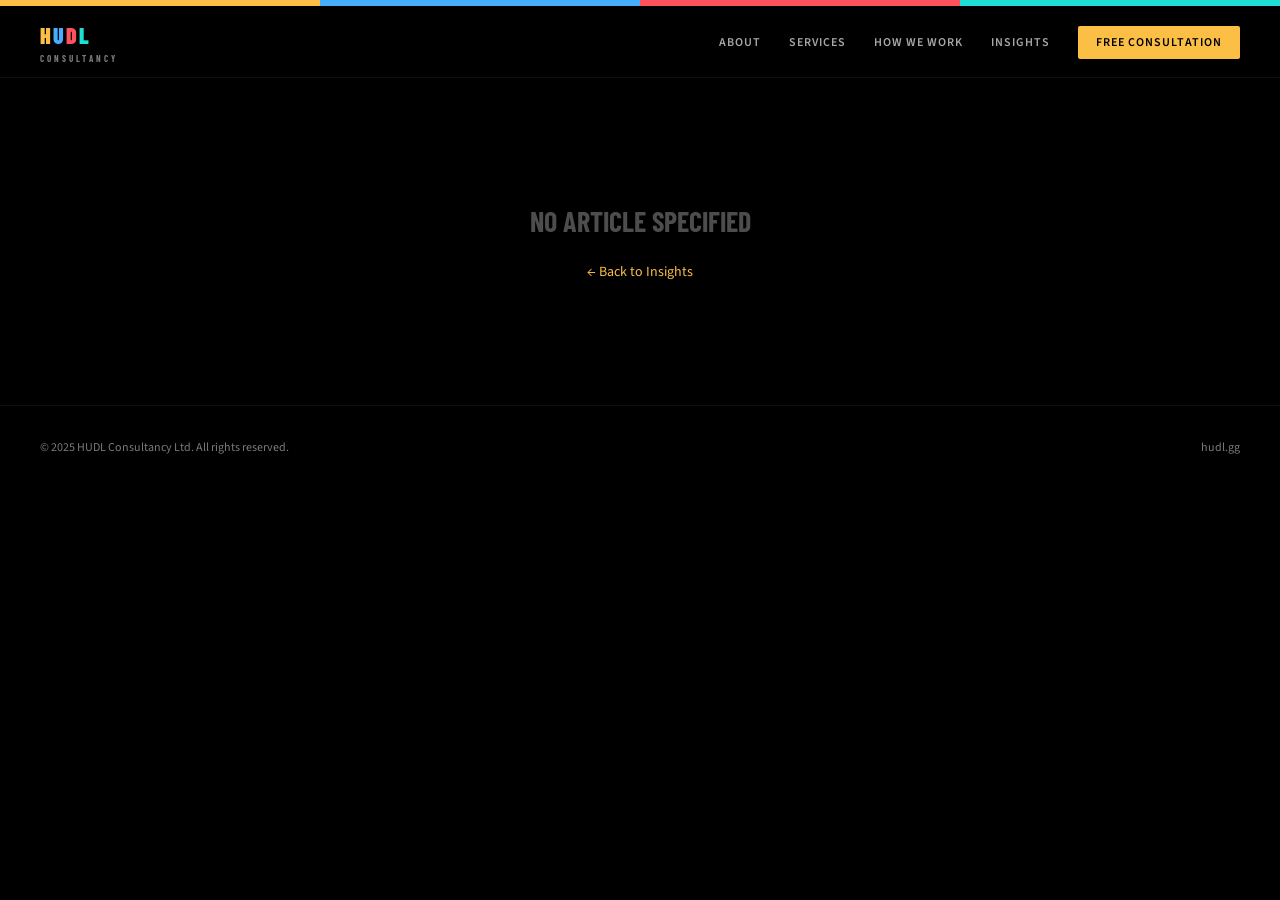
<file: article.html>
<!DOCTYPE html>
<html lang="en">
<head>
  <meta charset="UTF-8" />
  <meta name="viewport" content="width=device-width, initial-scale=1.0" />
  <title>Article | HUDL Consultancy</title>
  <meta name="robots" content="index, follow" />

  <!-- Google Tag Manager -->
  <script>(function(w,d,s,l,i){w[l]=w[l]||[];w[l].push({'gtm.start':
  new Date().getTime(),event:'gtm.js'});var f=d.getElementsByTagName(s)[0],
  j=d.createElement(s),dl=l!='dataLayer'?'&l='+l:'';j.async=true;j.src=
  'https://www.googletagmanager.com/gtm.js?id='+i+dl;f.parentNode.insertBefore(j,f);
  })(window,document,'script','dataLayer','GTM-W55VXXLD');</script>

  <link href="https://fonts.googleapis.com/css2?family=Source+Sans+3:ital,wght@0,300;0,400;0,600;0,700;0,900;1,400&family=Barlow+Condensed:wght@700;800;900&display=swap" rel="stylesheet" />

  <style>
    *, *::before, *::after { box-sizing: border-box; margin: 0; padding: 0; }
    :root {
      --yellow: #fbbf46;
      --blue:   #45aeff;
      --red:    #ff515e;
      --cyan:   #1edfd4;
      --black:  #000000;
      --dark:   #0c0c0c;
      --mid:    #161616;
      --white:  #ffffff;
      --muted:  #7a7a7a;
      --font-display: 'Barlow Condensed', sans-serif;
      --font-body:    'Source Sans 3', Arial, sans-serif;
    }
    html { scroll-behavior: smooth; }
    body { background: var(--black); color: var(--white); font-family: var(--font-body); font-size: 16px; line-height: 1.7; }
    a { text-decoration: none; color: inherit; }

    /* STRIPE */
    .stripe-bar { display: flex; height: 6px; }
    .stripe-bar span { flex: 1; }
    .stripe-bar span:nth-child(1) { background: var(--yellow); }
    .stripe-bar span:nth-child(2) { background: var(--blue); }
    .stripe-bar span:nth-child(3) { background: var(--red); }
    .stripe-bar span:nth-child(4) { background: var(--cyan); }

    /* NAV */
    nav { position: sticky; top: 0; z-index: 100; height: 72px; background: rgba(0,0,0,0.92); backdrop-filter: blur(12px); border-bottom: 1px solid rgba(255,255,255,0.06); }
    nav .container { display: flex; align-items: center; justify-content: space-between; height: 100%; }
    .container { max-width: 1400px; margin: 0 auto; padding: 0 40px; }
    .nav-logo { font-family: var(--font-display); font-size: 22px; font-weight: 900; letter-spacing: 2px; }
    .nav-logo .lh { color: var(--yellow); }
    .nav-logo .lu { color: var(--blue); }
    .nav-logo .ld { color: var(--red); }
    .nav-logo .ll { color: var(--cyan); }
    .nav-logo .sub { font-size: 9px; font-weight: 700; letter-spacing: 3px; color: var(--muted); display: block; margin-top: -4px; }
    .nav-links { display: flex; gap: 28px; align-items: center; list-style: none; }
    .nav-links a { font-size: 12px; font-weight: 600; letter-spacing: 1px; text-transform: uppercase; color: rgba(255,255,255,0.65); transition: color 0.2s; }
    .nav-links a:hover { color: var(--yellow); }
    .nav-cta { background: var(--yellow); color: var(--black) !important; padding: 8px 18px; border-radius: 2px; }
    .nav-cta:hover { background: #f5b832; color: var(--black) !important; }

    /* ARTICLE LAYOUT */
    .article-wrap { max-width: 760px; margin: 0 auto; padding: 60px 40px 100px; }

    /* BREADCRUMB */
    .breadcrumb { font-size: 12px; color: var(--muted); margin-bottom: 32px; }
    .breadcrumb a { color: var(--muted); transition: color 0.2s; }
    .breadcrumb a:hover { color: var(--yellow); }
    .breadcrumb span { margin: 0 8px; }

    /* CATEGORY BADGE */
    .article-cat { display: inline-block; font-size: 10px; font-weight: 700; letter-spacing: 1.5px; text-transform: uppercase; padding: 4px 10px; border-radius: 2px; margin-bottom: 20px; }
    .cat-case-study        { background: rgba(251,191,70,0.15); color: var(--yellow); }
    .cat-marketing-tips    { background: rgba(69,174,255,0.15); color: var(--blue); }
    .cat-industry-insights { background: rgba(30,223,212,0.15); color: var(--cyan); }

    /* HEADLINE */
    .article-title { font-family: var(--font-display); font-size: clamp(36px, 6vw, 68px); font-weight: 900; line-height: 0.95; text-transform: uppercase; letter-spacing: -0.5px; margin-bottom: 24px; }

    /* META */
    .article-meta { display: flex; gap: 20px; align-items: center; font-size: 13px; color: var(--muted); margin-bottom: 40px; padding-bottom: 32px; border-bottom: 1px solid rgba(255,255,255,0.08); flex-wrap: wrap; }
    .article-meta strong { color: rgba(255,255,255,0.5); }

    /* HERO IMAGE */
    .article-hero-img { width: 100%; border-radius: 4px; margin-bottom: 48px; display: block; }

    /* ARTICLE BODY — markdown rendered */
    .article-body { font-size: 17px; line-height: 1.8; color: rgba(255,255,255,0.85); }
    .article-body h1,
    .article-body h2 { font-family: var(--font-display); font-weight: 900; text-transform: uppercase; line-height: 1.05; margin: 48px 0 16px; }
    .article-body h1 { font-size: 42px; }
    .article-body h2 { font-size: 32px; color: var(--yellow); }
    .article-body h3 { font-family: var(--font-display); font-size: 22px; font-weight: 800; text-transform: uppercase; margin: 36px 0 12px; color: rgba(255,255,255,0.9); }
    .article-body p { margin-bottom: 20px; }
    .article-body ul, .article-body ol { margin: 0 0 20px 24px; }
    .article-body li { margin-bottom: 8px; }
    .article-body strong { color: var(--white); font-weight: 700; }
    .article-body em { font-style: italic; color: rgba(255,255,255,0.7); }
    .article-body a { color: var(--yellow); border-bottom: 1px solid rgba(251,191,70,0.3); transition: border-color 0.2s; }
    .article-body a:hover { border-color: var(--yellow); }
    .article-body blockquote { border-left: 3px solid var(--yellow); padding: 12px 24px; margin: 32px 0; background: rgba(251,191,70,0.05); color: rgba(255,255,255,0.7); font-style: italic; }
    .article-body code { background: #1a1a1a; border: 1px solid rgba(255,255,255,0.08); padding: 2px 6px; border-radius: 3px; font-size: 14px; font-family: 'Courier New', monospace; color: var(--cyan); }
    .article-body pre { background: #111; border: 1px solid rgba(255,255,255,0.08); border-radius: 4px; padding: 20px; overflow-x: auto; margin-bottom: 24px; }
    .article-body pre code { background: none; border: none; padding: 0; }
    .article-body img { max-width: 100%; border-radius: 4px; margin: 24px 0; }
    .article-body hr { border: none; border-top: 1px solid rgba(255,255,255,0.08); margin: 48px 0; }
    .article-body table { width: 100%; border-collapse: collapse; margin-bottom: 24px; font-size: 15px; }
    .article-body th { background: var(--mid); padding: 10px 14px; text-align: left; font-weight: 700; font-size: 12px; letter-spacing: 1px; text-transform: uppercase; color: var(--muted); }
    .article-body td { padding: 10px 14px; border-bottom: 1px solid rgba(255,255,255,0.06); }

    /* CTA STRIP */
    .article-cta { background: var(--dark); border-top: 1px solid rgba(255,255,255,0.06); padding: 80px 40px; text-align: center; }
    .article-cta h2 { font-family: var(--font-display); font-size: clamp(36px, 5vw, 64px); font-weight: 900; text-transform: uppercase; margin-bottom: 12px; }
    .article-cta p { color: rgba(255,255,255,0.55); font-size: 18px; margin-bottom: 32px; }
    .btn { display: inline-flex; align-items: center; gap: 8px; background: var(--yellow); color: var(--black); font-size: 12px; font-weight: 700; letter-spacing: 1.5px; text-transform: uppercase; padding: 14px 28px; border-radius: 2px; transition: background 0.2s; }
    .btn:hover { background: #f5b832; }

    /* FOOTER */
    footer { background: var(--black); border-top: 1px solid rgba(255,255,255,0.06); padding: 32px 0; }
    footer .container { display: flex; justify-content: space-between; align-items: center; flex-wrap: wrap; gap: 12px; }
    footer p { font-size: 12px; color: var(--muted); }
    footer a { font-size: 12px; color: var(--muted); transition: color 0.2s; }
    footer a:hover { color: var(--yellow); }

    /* STATE */
    .state-msg { text-align: center; padding: 120px 20px; }
    .state-msg h3 { font-family: var(--font-display); font-size: 28px; color: rgba(255,255,255,0.3); text-transform: uppercase; margin-bottom: 12px; }
    .state-msg a { color: var(--yellow); font-size: 14px; }
    .spinner { width: 32px; height: 32px; border: 2px solid rgba(255,255,255,0.1); border-top-color: var(--yellow); border-radius: 50%; animation: spin 0.8s linear infinite; margin: 0 auto 20px; }
    @keyframes spin { to { transform: rotate(360deg); } }

    @media (max-width: 768px) { .article-wrap { padding: 40px 20px 80px; } .container { padding: 0 20px; } .nav-links { display: none; } }
  </style>
</head>
<body>

<noscript><iframe src="https://www.googletagmanager.com/ns.html?id=GTM-W55VXXLD" height="0" width="0" style="display:none;visibility:hidden"></iframe></noscript>

<div class="stripe-bar"><span></span><span></span><span></span><span></span></div>

<nav>
  <div class="container">
    <a href="/" class="nav-logo">
      <span><span class="lh">H</span><span class="lu">U</span><span class="ld">D</span><span class="ll">L</span></span>
      <span class="sub">CONSULTANCY</span>
    </a>
    <ul class="nav-links">
      <li><a href="/#about">About</a></li>
      <li><a href="/#services">Services</a></li>
      <li><a href="/#process">How We Work</a></li>
      <li><a href="/blog">Insights</a></li>
      <li><a href="/#cta" class="nav-cta">Free Consultation</a></li>
    </ul>
  </div>
</nav>

<main id="main-content">
  <div class="state-msg">
    <div class="spinner"></div>
    <h3>Loading Article</h3>
  </div>
</main>

<footer>
  <div class="container">
    <p>© 2025 HUDL Consultancy Ltd. All rights reserved.</p>
    <a href="https://www.hudl.gg">hudl.gg</a>
  </div>
</footer>

<script>
  // ── CONFIG ─────────────────────────────────────────────────────────────────
  const REPO = 'hudlconsultancy/hudl-website';
  const POSTS_PATH = '_posts';

  // ── MARKDOWN PARSER ────────────────────────────────────────────────────────
  // Lightweight markdown to HTML — covers headings, bold, italic, links,
  // blockquotes, code blocks, inline code, lists, images, hr, tables
  function mdToHtml(md) {
    let html = md;

    // Fenced code blocks
    html = html.replace(/```[\w]*\n([\s\S]*?)```/g, (_, code) =>
      `<pre><code>${escHtml(code.trimEnd())}</code></pre>`);

    // HR
    html = html.replace(/^(-{3,}|\*{3,})$/gm, '<hr>');

    // Headings
    html = html.replace(/^### (.+)$/gm, '<h3>$1</h3>');
    html = html.replace(/^## (.+)$/gm, '<h2>$1</h2>');
    html = html.replace(/^# (.+)$/gm, '<h1>$1</h1>');

    // Blockquotes
    html = html.replace(/^> (.+)$/gm, '<blockquote>$1</blockquote>');

    // Bold and italic
    html = html.replace(/\*\*\*(.+?)\*\*\*/g, '<strong><em>$1</em></strong>');
    html = html.replace(/\*\*(.+?)\*\*/g, '<strong>$1</strong>');
    html = html.replace(/\*(.+?)\*/g, '<em>$1</em>');

    // Inline code
    html = html.replace(/`([^`]+)`/g, '<code>$1</code>');

    // Images (before links)
    html = html.replace(/!\[([^\]]*)\]\(([^)]+)\)/g, '<img src="$2" alt="$1">');

    // Links
    html = html.replace(/\[([^\]]+)\]\(([^)]+)\)/g, '<a href="$2" target="_blank" rel="noopener">$1</a>');

    // Unordered lists
    html = html.replace(/(^- .+\n?)+/gm, match => {
      const items = match.trim().split('\n').map(l => `<li>${l.replace(/^- /, '')}</li>`).join('');
      return `<ul>${items}</ul>`;
    });

    // Ordered lists
    html = html.replace(/(^\d+\. .+\n?)+/gm, match => {
      const items = match.trim().split('\n').map(l => `<li>${l.replace(/^\d+\. /, '')}</li>`).join('');
      return `<ol>${items}</ol>`;
    });

    // Tables
    html = html.replace(/(\|.+\|\n\|[-| :]+\|\n(\|.+\|\n?)+)/g, match => {
      const rows = match.trim().split('\n');
      const headers = rows[0].split('|').filter(c => c.trim()).map(c => `<th>${c.trim()}</th>`).join('');
      const bodyRows = rows.slice(2).map(row => {
        const cells = row.split('|').filter(c => c.trim()).map(c => `<td>${c.trim()}</td>`).join('');
        return `<tr>${cells}</tr>`;
      }).join('');
      return `<table><thead><tr>${headers}</tr></thead><tbody>${bodyRows}</tbody></table>`;
    });

    // Paragraphs — wrap lines not already in block elements
    html = html.split(/\n{2,}/).map(block => {
      const trimmed = block.trim();
      if (!trimmed) return '';
      if (/^<(h[1-6]|ul|ol|pre|blockquote|hr|table|img)/.test(trimmed)) return trimmed;
      return `<p>${trimmed.replace(/\n/g, ' ')}</p>`;
    }).join('\n');

    return html;
  }

  function escHtml(str) {
    return str.replace(/&/g,'&amp;').replace(/</g,'&lt;').replace(/>/g,'&gt;');
  }

  // ── FRONTMATTER ────────────────────────────────────────────────────────────
  function parseFrontmatter(raw) {
    const match = raw.match(/^---\n([\s\S]*?)\n---\n?([\s\S]*)$/);
    if (!match) return { meta: {}, body: raw };
    const meta = {};
    match[1].split('\n').forEach(line => {
      const idx = line.indexOf(':');
      if (idx === -1) return;
      const key = line.slice(0, idx).trim();
      const val = line.slice(idx + 1).trim().replace(/^["']|["']$/g, '');
      if (key) meta[key] = val;
    });
    return { meta, body: match[2].trim() };
  }

  // ── UTILS ──────────────────────────────────────────────────────────────────
  function formatDate(dateStr) {
    if (!dateStr) return '';
    return new Date(dateStr).toLocaleDateString('en-GB', { day: 'numeric', month: 'long', year: 'numeric' });
  }

  function catLabel(cat) {
    const labels = { 'case-study': 'Case Study', 'marketing-tips': 'Marketing Tips', 'industry-insights': 'Industry Insights' };
    return labels[cat] || cat;
  }

  // ── FIND POST FILE ─────────────────────────────────────────────────────────
  async function findPostFile(slug) {
    const res = await fetch(`https://api.github.com/repos/${REPO}/contents/${POSTS_PATH}`);
    if (!res.ok) throw new Error('Could not reach posts folder');
    const files = await res.json();
    // Slug matches the filename minus the date prefix and .md extension
    const match = files.find(f => f.name.endsWith('.md') && f.name.replace(/^\d{4}-\d{2}-\d{2}-/, '').replace(/\.md$/, '') === slug);
    return match || null;
  }

  // ── RENDER ─────────────────────────────────────────────────────────────────
  async function loadArticle() {
    const main = document.getElementById('main-content');
    const params = new URLSearchParams(window.location.search);
    const slug = params.get('post');

    if (!slug) {
      main.innerHTML = `<div class="state-msg"><h3>No article specified</h3><a href="/blog">← Back to Insights</a></div>`;
      return;
    }

    try {
      const file = await findPostFile(slug);
      if (!file) {
        main.innerHTML = `<div class="state-msg"><h3>Article not found</h3><a href="/blog">← Back to Insights</a></div>`;
        return;
      }

      const r = await fetch(file.download_url);
      const raw = await r.text();
      const { meta, body } = parseFrontmatter(raw);

      // Update page title and meta
      document.title = `${meta.title || 'Article'} | HUDL Consultancy`;
      const metaDesc = document.querySelector('meta[name="description"]') || document.createElement('meta');
      metaDesc.name = 'description';
      metaDesc.content = meta.summary || '';
      document.head.appendChild(metaDesc);

      // BlogPosting structured data (schema.org JSON-LD)
      const pageUrl = `https://www.hudl.gg/article?post=${slug}`;
      const imageUrl = meta.thumbnail
        ? (meta.thumbnail.startsWith('http') ? meta.thumbnail : `https://www.hudl.gg${meta.thumbnail}`)
        : '';
      const ld = {
        '@context': 'https://schema.org',
        '@type': 'BlogPosting',
        headline: meta.title || '',
        description: meta.summary || '',
        image: imageUrl,
        datePublished: meta.date || '',
        author: { '@type': 'Organization', name: 'HUDL' },
        publisher: {
          '@type': 'Organization',
          name: 'HUDL',
          logo: { '@type': 'ImageObject', url: 'https://hudl.gg/logo.png' }
        },
        mainEntityOfPage: { '@type': 'WebPage', '@id': pageUrl }
      };
      const ldScript = document.createElement('script');
      ldScript.type = 'application/ld+json';
      ldScript.textContent = JSON.stringify(ld);
      document.head.appendChild(ldScript);

      const cat = meta.category || '';
      const heroImg = meta.thumbnail ? `<img class="article-hero-img" src="${meta.thumbnail}" alt="${meta.title}">` : '';

      main.innerHTML = `
        <article>
          <div class="article-wrap">
            <nav class="breadcrumb">
              <a href="/">Home</a><span>/</span>
              <a href="/blog">Insights</a><span>/</span>
              ${meta.title || 'Article'}
            </nav>

            <span class="article-cat cat-${cat}">${catLabel(cat)}</span>

            <h1 class="article-title">${meta.title || ''}</h1>

            <div class="article-meta">
              <span>${formatDate(meta.date)}</span>
              ${meta.read_time ? `<strong>${meta.read_time}</strong>` : ''}
              <a href="/blog">← Back to Insights</a>
            </div>

            ${heroImg}

            <div class="article-body">
              ${mdToHtml(body)}
            </div>
          </div>

          <section class="article-cta">
            <h2>READY TO GROW<br>YOUR BUSINESS?</h2>
            <p>Let's talk about what's holding your marketing back.</p>
            <a href="/#cta" class="btn">BOOK YOUR FREE CONSULTATION <svg width="14" height="14" viewBox="0 0 16 16" fill="none"><path d="M3 8h10M9 4l4 4-4 4" stroke="currentColor" stroke-width="1.5" stroke-linecap="round" stroke-linejoin="round"/></svg></a>
          </section>
        </article>`;

    } catch (err) {
      main.innerHTML = `<div class="state-msg"><h3>Could not load article</h3><p style="color:var(--muted);font-size:14px;">${err.message}</p><br><a href="/blog">← Back to Insights</a></div>`;
    }
  }

  loadArticle();
</script>
</body>
</html>
</file>
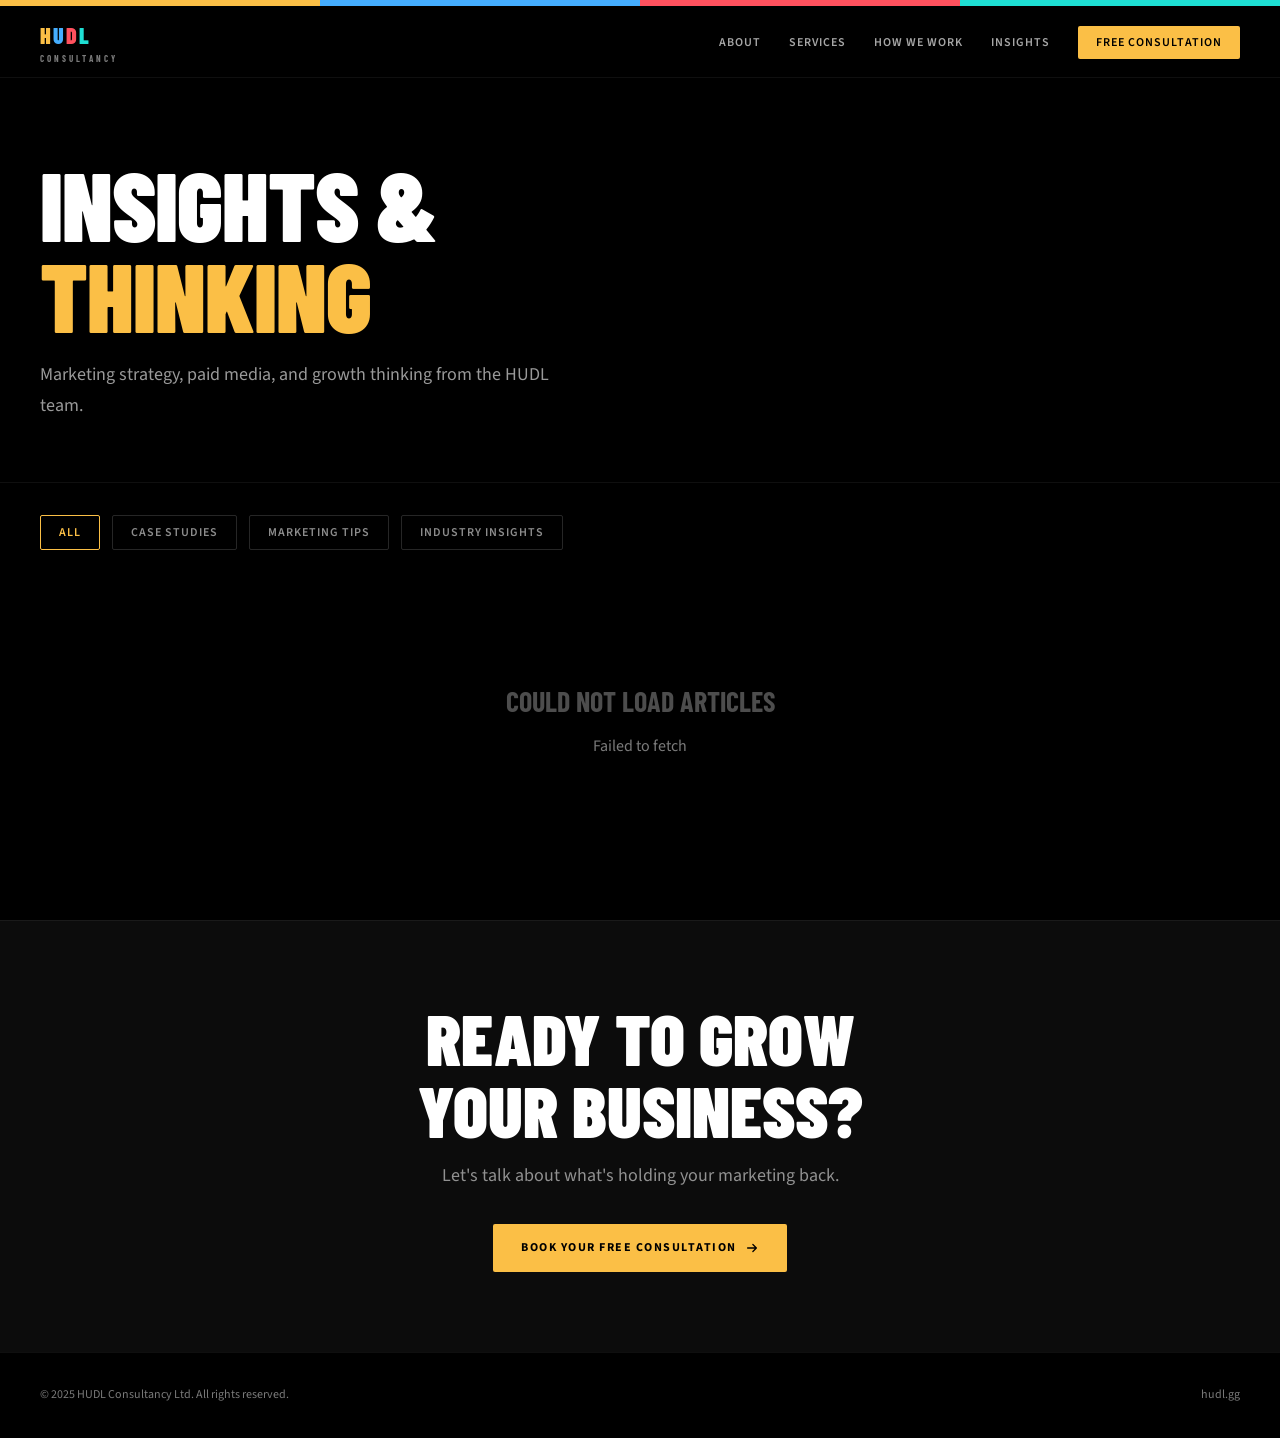
<file: blog.html>
<!DOCTYPE html>
<html lang="en">
<head>
  <meta charset="UTF-8" />
  <meta name="viewport" content="width=device-width, initial-scale=1.0" />
  <title>Blog & Insights | HUDL Consultancy</title>
  <meta name="description" content="Marketing tips, industry insights and case studies from HUDL Consultancy — the UK strategic marketing consultancy." />
  <meta name="robots" content="index, follow" />
  <link rel="canonical" href="https://www.hudl.gg/blog" />

  <!-- Google Tag Manager -->
  <script>(function(w,d,s,l,i){w[l]=w[l]||[];w[l].push({'gtm.start':
  new Date().getTime(),event:'gtm.js'});var f=d.getElementsByTagName(s)[0],
  j=d.createElement(s),dl=l!='dataLayer'?'&l='+l:'';j.async=true;j.src=
  'https://www.googletagmanager.com/gtm.js?id='+i+dl;f.parentNode.insertBefore(j,f);
  })(window,document,'script','dataLayer','GTM-W55VXXLD');</script>

  <link href="https://fonts.googleapis.com/css2?family=Source+Sans+3:ital,wght@0,300;0,400;0,600;0,700;0,900;1,400&family=Barlow+Condensed:wght@700;800;900&display=swap" rel="stylesheet" />

  <style>
    *, *::before, *::after { box-sizing: border-box; margin: 0; padding: 0; }
    :root {
      --yellow: #fbbf46;
      --blue:   #45aeff;
      --red:    #ff515e;
      --cyan:   #1edfd4;
      --black:  #000000;
      --dark:   #0c0c0c;
      --mid:    #161616;
      --white:  #ffffff;
      --muted:  #7a7a7a;
      --font-display: 'Barlow Condensed', sans-serif;
      --font-body:    'Source Sans 3', Arial, sans-serif;
    }
    html { scroll-behavior: smooth; }
    body { background: var(--black); color: var(--white); font-family: var(--font-body); font-size: 16px; line-height: 1.7; }
    a { text-decoration: none; color: inherit; }

    /* STRIPE BAR */
    .stripe-bar { display: flex; height: 6px; }
    .stripe-bar span { flex: 1; }
    .stripe-bar span:nth-child(1) { background: var(--yellow); }
    .stripe-bar span:nth-child(2) { background: var(--blue); }
    .stripe-bar span:nth-child(3) { background: var(--red); }
    .stripe-bar span:nth-child(4) { background: var(--cyan); }

    /* NAV */
    nav { position: sticky; top: 0; z-index: 100; height: 72px; background: rgba(0,0,0,0.92); backdrop-filter: blur(12px); border-bottom: 1px solid rgba(255,255,255,0.06); }
    nav .container { display: flex; align-items: center; justify-content: space-between; height: 100%; }
    .container { max-width: 1400px; margin: 0 auto; padding: 0 40px; }
    .nav-logo { font-family: var(--font-display); font-size: 22px; font-weight: 900; letter-spacing: 2px; }
    .nav-logo .lh { color: var(--yellow); }
    .nav-logo .lu { color: var(--blue); }
    .nav-logo .ld { color: var(--red); }
    .nav-logo .ll { color: var(--cyan); }
    .nav-logo .sub { font-size: 9px; font-weight: 700; letter-spacing: 3px; color: var(--muted); display: block; margin-top: -4px; }
    .nav-links { display: flex; gap: 28px; align-items: center; list-style: none; }
    .nav-links a { font-size: 12px; font-weight: 600; letter-spacing: 1px; text-transform: uppercase; color: rgba(255,255,255,0.65); transition: color 0.2s; }
    .nav-links a:hover { color: var(--yellow); }
    .nav-cta { background: var(--yellow); color: var(--black) !important; padding: 8px 18px; border-radius: 2px; }
    .nav-cta:hover { background: #f5b832; color: var(--black) !important; }

    /* HERO */
    .blog-hero { padding: 80px 0 60px; border-bottom: 1px solid rgba(255,255,255,0.06); }
    .blog-hero h1 { font-family: var(--font-display); font-size: clamp(52px, 8vw, 96px); font-weight: 900; line-height: 0.95; text-transform: uppercase; letter-spacing: -1px; }
    .blog-hero h1 span { color: var(--yellow); }
    .blog-hero p { margin-top: 20px; font-size: 18px; color: rgba(255,255,255,0.6); max-width: 540px; }

    /* FILTERS */
    .filter-bar { padding: 32px 0 0; }
    .filter-bar .container { display: flex; gap: 12px; flex-wrap: wrap; }
    .filter-btn { background: transparent; border: 1px solid rgba(255,255,255,0.15); color: rgba(255,255,255,0.55); font-family: var(--font-body); font-size: 12px; font-weight: 600; letter-spacing: 1px; text-transform: uppercase; padding: 8px 18px; border-radius: 2px; cursor: pointer; transition: all 0.2s; }
    .filter-btn:hover, .filter-btn.active { border-color: var(--yellow); color: var(--yellow); }

    /* GRID */
    .blog-grid-section { padding: 48px 0 80px; }
    .blog-grid { display: grid; grid-template-columns: repeat(3, 1fr); gap: 24px; }
    @media (max-width: 1024px) { .blog-grid { grid-template-columns: repeat(2, 1fr); } }
    @media (max-width: 640px) { .blog-grid { grid-template-columns: 1fr; } .container { padding: 0 20px; } .nav-links { display: none; } }

    /* CARD */
    .blog-card { background: var(--mid); border: 1px solid rgba(255,255,255,0.06); border-radius: 4px; overflow: hidden; display: flex; flex-direction: column; transition: border-color 0.2s, transform 0.2s; cursor: pointer; }
    .blog-card:hover { border-color: rgba(251,191,70,0.35); transform: translateY(-3px); }
    .blog-card-thumb { aspect-ratio: 16/9; overflow: hidden; background: #111; }
    .blog-card-thumb img { width: 100%; height: 100%; object-fit: cover; }
    .blog-card-thumb-placeholder { aspect-ratio: 16/9; background: linear-gradient(135deg, #111 0%, #1a1a1a 100%); display: flex; align-items: center; justify-content: center; }
    .blog-card-thumb-placeholder .cat-icon { font-size: 40px; opacity: 0.3; }
    .blog-card-body { padding: 24px; display: flex; flex-direction: column; flex: 1; }
    .blog-card-meta { display: flex; align-items: center; gap: 10px; margin-bottom: 12px; }
    .blog-card-cat { font-size: 10px; font-weight: 700; letter-spacing: 1.5px; text-transform: uppercase; padding: 3px 8px; border-radius: 2px; }
    .cat-case-study   .blog-card-cat { background: rgba(251,191,70,0.15); color: var(--yellow); }
    .cat-marketing-tips .blog-card-cat { background: rgba(69,174,255,0.15); color: var(--blue); }
    .cat-industry-insights .blog-card-cat { background: rgba(30,223,212,0.15); color: var(--cyan); }
    .blog-card-date { font-size: 12px; color: var(--muted); }
    .blog-card h2 { font-family: var(--font-display); font-size: 22px; font-weight: 800; line-height: 1.1; text-transform: uppercase; letter-spacing: 0.5px; margin-bottom: 10px; }
    .blog-card p { font-size: 14px; color: rgba(255,255,255,0.6); line-height: 1.6; flex: 1; }
    .blog-card-footer { display: flex; justify-content: space-between; align-items: center; margin-top: 20px; padding-top: 16px; border-top: 1px solid rgba(255,255,255,0.06); }
    .read-more { font-size: 12px; font-weight: 700; letter-spacing: 1px; text-transform: uppercase; color: var(--yellow); display: flex; align-items: center; gap: 6px; }
    .read-time { font-size: 12px; color: var(--muted); }

    /* LOADING / EMPTY STATES */
    .state-msg { grid-column: 1 / -1; text-align: center; padding: 80px 20px; color: var(--muted); }
    .state-msg h3 { font-family: var(--font-display); font-size: 28px; color: rgba(255,255,255,0.3); text-transform: uppercase; margin-bottom: 8px; }
    .spinner { width: 32px; height: 32px; border: 2px solid rgba(255,255,255,0.1); border-top-color: var(--yellow); border-radius: 50%; animation: spin 0.8s linear infinite; margin: 0 auto 16px; }
    @keyframes spin { to { transform: rotate(360deg); } }

    /* CTA STRIP */
    .blog-cta { background: var(--dark); border-top: 1px solid rgba(255,255,255,0.06); padding: 80px 0; text-align: center; }
    .blog-cta h2 { font-family: var(--font-display); font-size: clamp(40px, 6vw, 72px); font-weight: 900; text-transform: uppercase; line-height: 1; margin-bottom: 16px; }
    .blog-cta p { color: rgba(255,255,255,0.55); font-size: 18px; margin-bottom: 32px; }
    .btn { display: inline-flex; align-items: center; gap: 8px; background: var(--yellow); color: var(--black); font-size: 12px; font-weight: 700; letter-spacing: 1.5px; text-transform: uppercase; padding: 14px 28px; border-radius: 2px; transition: background 0.2s; }
    .btn:hover { background: #f5b832; }

    /* FOOTER */
    footer { background: var(--black); border-top: 1px solid rgba(255,255,255,0.06); padding: 32px 0; }
    footer .container { display: flex; justify-content: space-between; align-items: center; flex-wrap: wrap; gap: 12px; }
    footer p { font-size: 12px; color: var(--muted); }
    footer a { font-size: 12px; color: var(--muted); transition: color 0.2s; }
    footer a:hover { color: var(--yellow); }
  </style>
</head>
<body>

<noscript><iframe src="https://www.googletagmanager.com/ns.html?id=GTM-W55VXXLD" height="0" width="0" style="display:none;visibility:hidden"></iframe></noscript>

<div class="stripe-bar"><span></span><span></span><span></span><span></span></div>

<nav>
  <div class="container">
    <a href="/" class="nav-logo">
      <span><span class="lh">H</span><span class="lu">U</span><span class="ld">D</span><span class="ll">L</span></span>
      <span class="sub">CONSULTANCY</span>
    </a>
    <ul class="nav-links">
      <li><a href="/#about">About</a></li>
      <li><a href="/#services">Services</a></li>
      <li><a href="/#process">How We Work</a></li>
      <li><a href="/blog" class="active">Insights</a></li>
      <li><a href="/#cta" class="nav-cta">Free Consultation</a></li>
    </ul>
  </div>
</nav>

<main>
  <section class="blog-hero">
    <div class="container">
      <h1>INSIGHTS &<br><span>THINKING</span></h1>
      <p>Marketing strategy, paid media, and growth thinking from the HUDL team.</p>
    </div>
  </section>

  <div class="filter-bar">
    <div class="container">
      <button class="filter-btn active" data-filter="all">All</button>
      <button class="filter-btn" data-filter="case-study">Case Studies</button>
      <button class="filter-btn" data-filter="marketing-tips">Marketing Tips</button>
      <button class="filter-btn" data-filter="industry-insights">Industry Insights</button>
    </div>
  </div>

  <section class="blog-grid-section">
    <div class="container">
      <div class="blog-grid" id="blog-grid">
        <div class="state-msg">
          <div class="spinner"></div>
          <h3>Loading Articles</h3>
        </div>
      </div>
    </div>
  </section>

  <section class="blog-cta">
    <div class="container">
      <h2>READY TO GROW<br>YOUR BUSINESS?</h2>
      <p>Let's talk about what's holding your marketing back.</p>
      <a href="/#cta" class="btn">BOOK YOUR FREE CONSULTATION <svg width="14" height="14" viewBox="0 0 16 16" fill="none"><path d="M3 8h10M9 4l4 4-4 4" stroke="currentColor" stroke-width="1.5" stroke-linecap="round" stroke-linejoin="round"/></svg></a>
    </div>
  </section>
</main>

<footer>
  <div class="container">
    <p>© 2025 HUDL Consultancy Ltd. All rights reserved.</p>
    <a href="https://www.hudl.gg">hudl.gg</a>
  </div>
</footer>

<script>
  // ── CONFIG ─────────────────────────────────────────────────────────────────
  const REPO  = 'hudlconsultancy/hudl-website';
  const POSTS_PATH = '_posts';

  // ── HELPERS ────────────────────────────────────────────────────────────────
  function parseFrontmatter(raw) {
    const match = raw.match(/^---\n([\s\S]*?)\n---\n?([\s\S]*)$/);
    if (!match) return { meta: {}, body: raw };
    const meta = {};
    match[1].split('\n').forEach(line => {
      const [key, ...rest] = line.split(':');
      if (key) meta[key.trim()] = rest.join(':').trim().replace(/^["']|["']$/g, '');
    });
    return { meta, body: match[2].trim() };
  }

  function slugFromFilename(filename) {
    // e.g. 2025-04-12-my-article-title.md → my-article-title
    return filename.replace(/^\d{4}-\d{2}-\d{2}-/, '').replace(/\.md$/, '');
  }

  function formatDate(dateStr) {
    if (!dateStr) return '';
    const d = new Date(dateStr);
    return d.toLocaleDateString('en-GB', { day: 'numeric', month: 'long', year: 'numeric' });
  }

  function catIcon(cat) {
    const icons = { 'case-study': '📊', 'marketing-tips': '💡', 'industry-insights': '🔭' };
    return icons[cat] || '📝';
  }

  function catLabel(cat) {
    const labels = { 'case-study': 'Case Study', 'marketing-tips': 'Marketing Tips', 'industry-insights': 'Industry Insights' };
    return labels[cat] || cat;
  }

  // ── FETCH & RENDER ─────────────────────────────────────────────────────────
  async function loadPosts() {
    const grid = document.getElementById('blog-grid');
    try {
      const res = await fetch(`https://api.github.com/repos/${REPO}/contents/${POSTS_PATH}`);
      if (!res.ok) throw new Error('Could not reach posts folder');
      const files = await res.json();

      const mdFiles = files.filter(f => f.name.endsWith('.md')).reverse(); // newest first

      if (mdFiles.length === 0) {
        grid.innerHTML = `<div class="state-msg"><h3>No articles yet</h3><p>Check back soon.</p></div>`;
        return;
      }

      const posts = await Promise.all(mdFiles.map(async file => {
        const r = await fetch(file.download_url);
        const raw = await r.text();
        const { meta } = parseFrontmatter(raw);
        return { meta, slug: slugFromFilename(file.name), filename: file.name };
      }));

      renderCards(posts);
    } catch (err) {
      grid.innerHTML = `<div class="state-msg"><h3>Could not load articles</h3><p>${err.message}</p></div>`;
    }
  }

  function renderCards(posts, filter = 'all') {
    const grid = document.getElementById('blog-grid');
    const filtered = filter === 'all' ? posts : posts.filter(p => p.meta.category === filter);

    if (filtered.length === 0) {
      grid.innerHTML = `<div class="state-msg"><h3>No articles in this category yet</h3></div>`;
      return;
    }

    grid.innerHTML = filtered.map(({ meta, slug }) => {
      const cat = meta.category || '';
      const thumb = meta.thumbnail
        ? `<div class="blog-card-thumb"><img src="${meta.thumbnail}" alt="${meta.title}" loading="lazy"></div>`
        : `<div class="blog-card-thumb-placeholder"><span class="cat-icon">${catIcon(cat)}</span></div>`;

      return `
        <article class="blog-card cat-${cat}" onclick="window.location='/article?post=${slug}'">
          ${thumb}
          <div class="blog-card-body">
            <div class="blog-card-meta">
              <span class="blog-card-cat">${catLabel(cat)}</span>
              <span class="blog-card-date">${formatDate(meta.date)}</span>
            </div>
            <h2>${meta.title || 'Untitled'}</h2>
            <p>${meta.summary || ''}</p>
            <div class="blog-card-footer">
              <span class="read-more">Read More <svg viewBox="0 0 16 16" fill="none" width="14" height="14"><path d="M3 8h10M9 4l4 4-4 4" stroke="currentColor" stroke-width="1.5" stroke-linecap="round" stroke-linejoin="round"/></svg></span>
              <span class="read-time">${meta.read_time || ''}</span>
            </div>
          </div>
        </article>`;
    }).join('');
  }

  // ── FILTERS ────────────────────────────────────────────────────────────────
  let allPosts = [];

  async function init() {
    const grid = document.getElementById('blog-grid');
    try {
      const res = await fetch(`https://api.github.com/repos/${REPO}/contents/${POSTS_PATH}`);
      if (!res.ok) throw new Error('Could not reach posts folder');
      const files = await res.json();
      const mdFiles = files.filter(f => f.name.endsWith('.md')).reverse();

      if (mdFiles.length === 0) {
        grid.innerHTML = `<div class="state-msg"><h3>No articles yet</h3><p>Check back soon.</p></div>`;
        return;
      }

      allPosts = await Promise.all(mdFiles.map(async file => {
        const r = await fetch(file.download_url);
        const raw = await r.text();
        const { meta } = parseFrontmatter(raw);
        return { meta, slug: slugFromFilename(file.name) };
      }));

      renderCards(allPosts);

      document.querySelectorAll('.filter-btn').forEach(btn => {
        btn.addEventListener('click', () => {
          document.querySelectorAll('.filter-btn').forEach(b => b.classList.remove('active'));
          btn.classList.add('active');
          renderCards(allPosts, btn.dataset.filter);
        });
      });

    } catch (err) {
      grid.innerHTML = `<div class="state-msg"><h3>Could not load articles</h3><p>${err.message}</p></div>`;
    }
  }

  init();
</script>
</body>
</html>
</file>
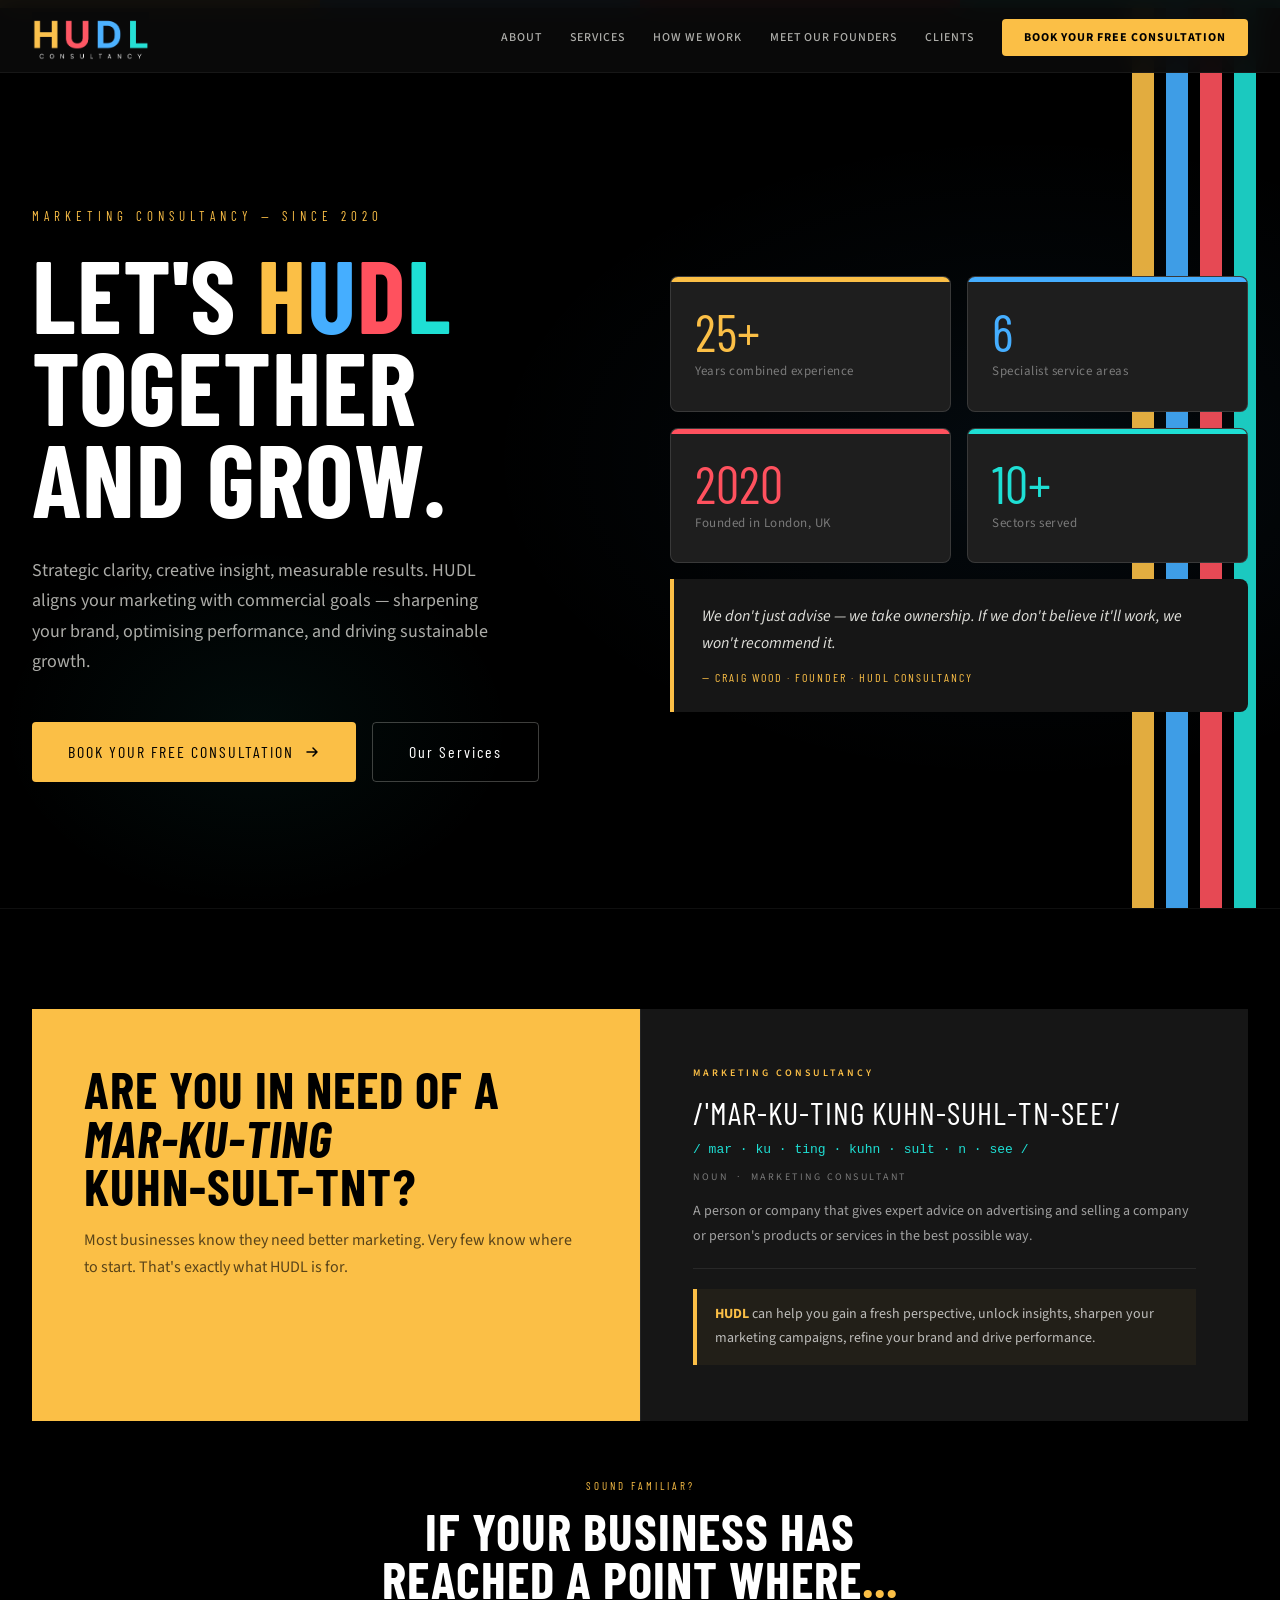
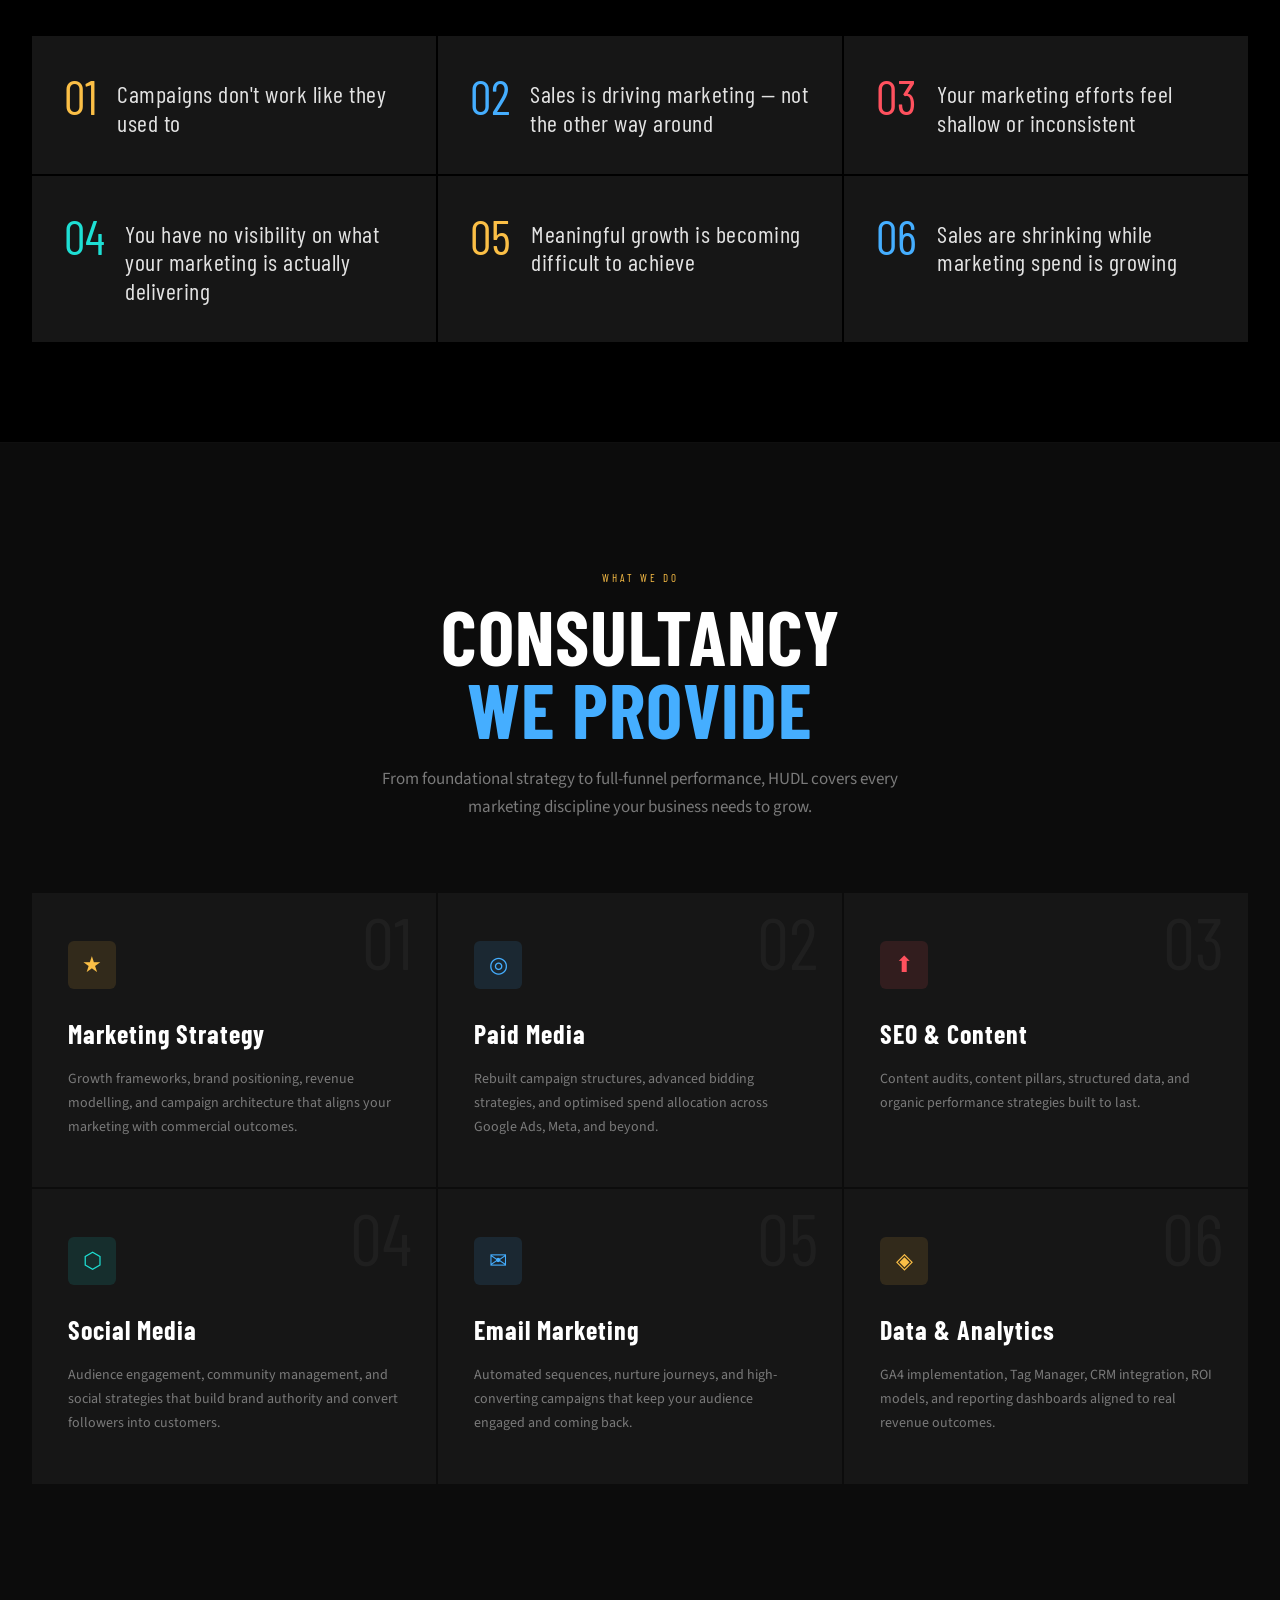
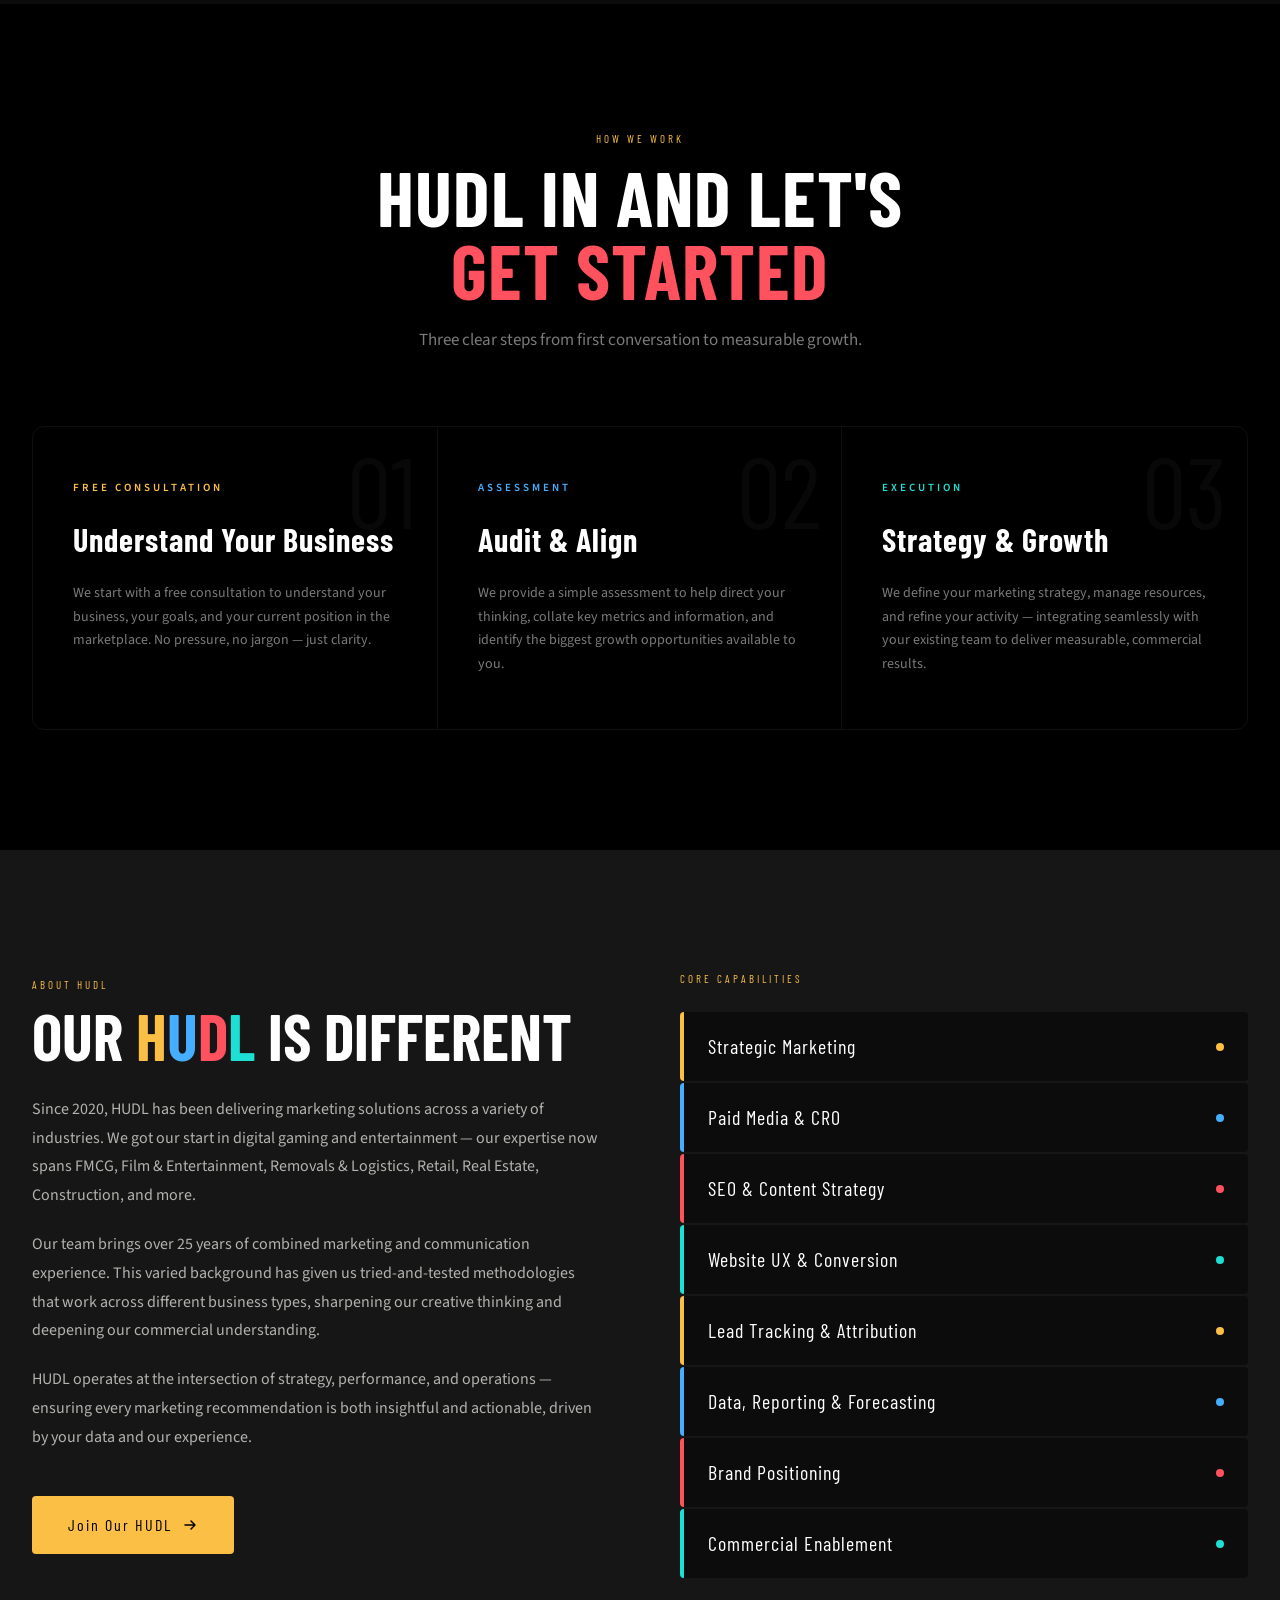
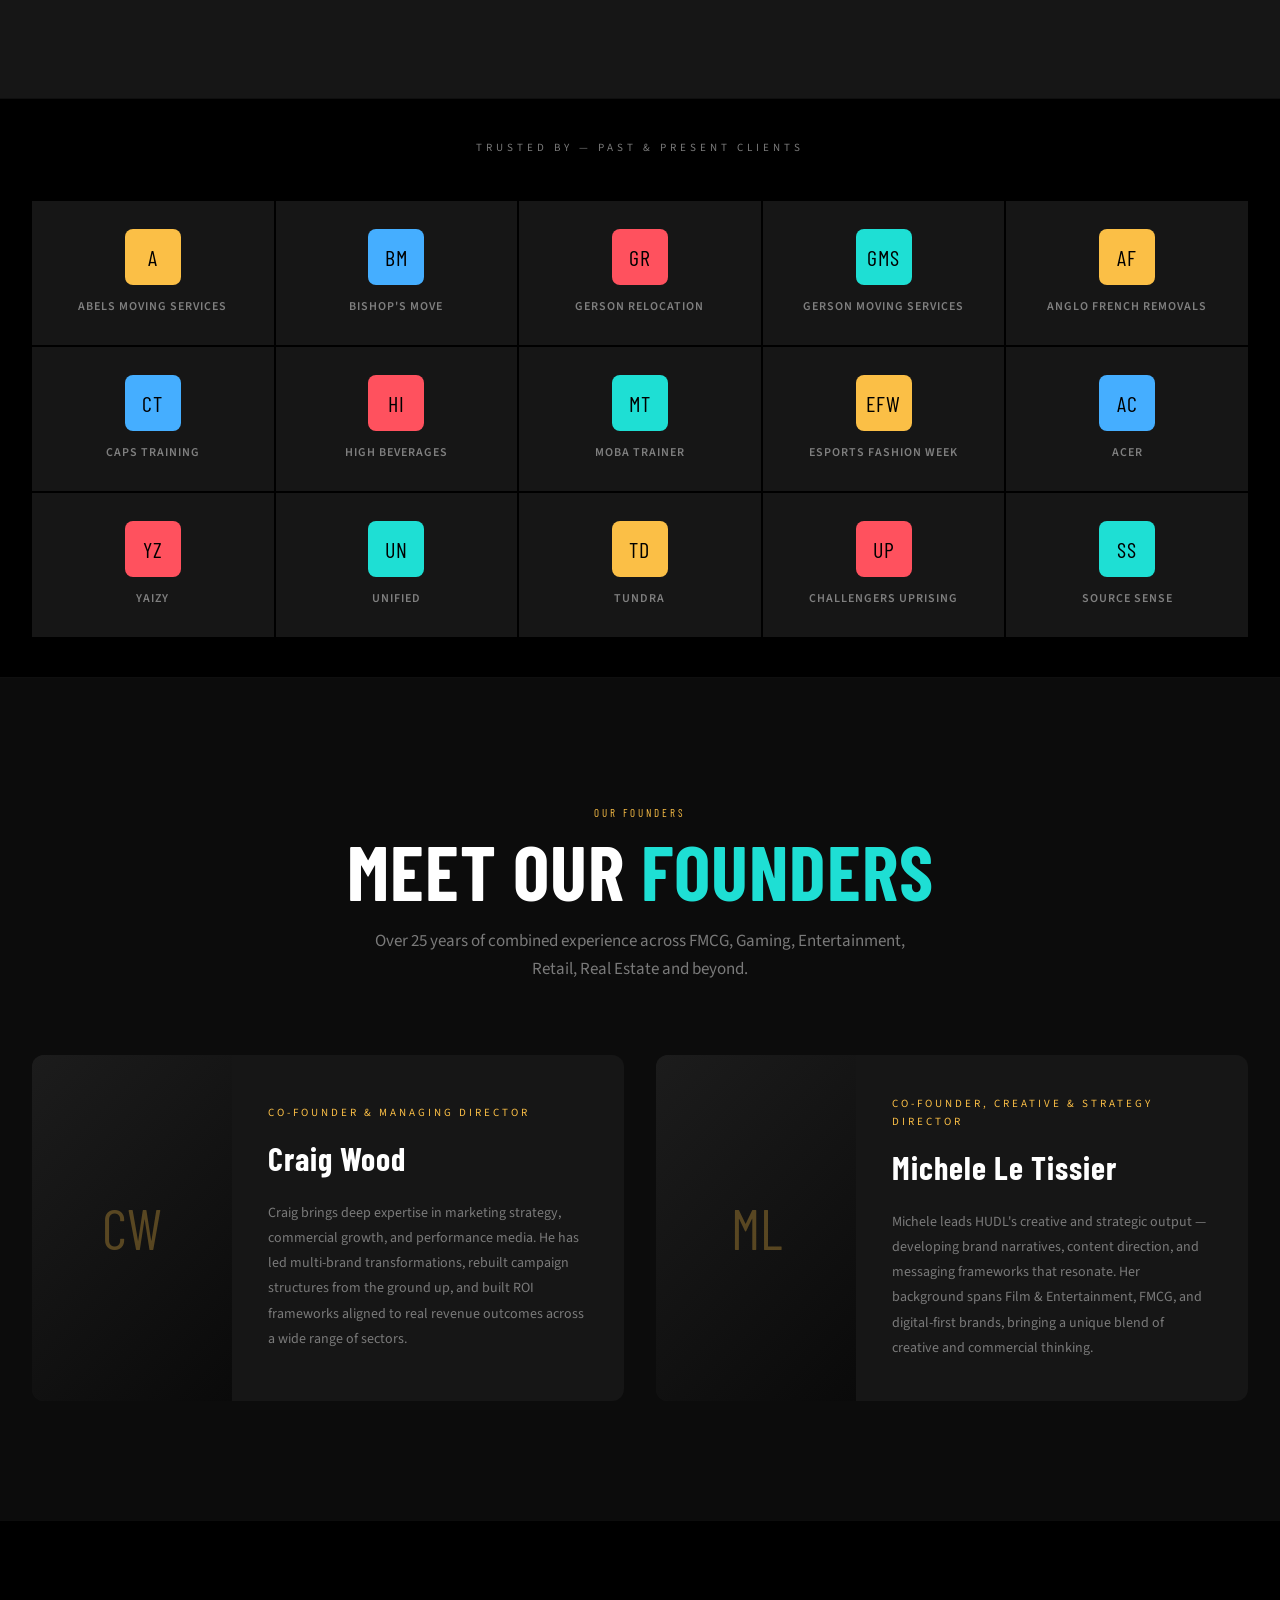
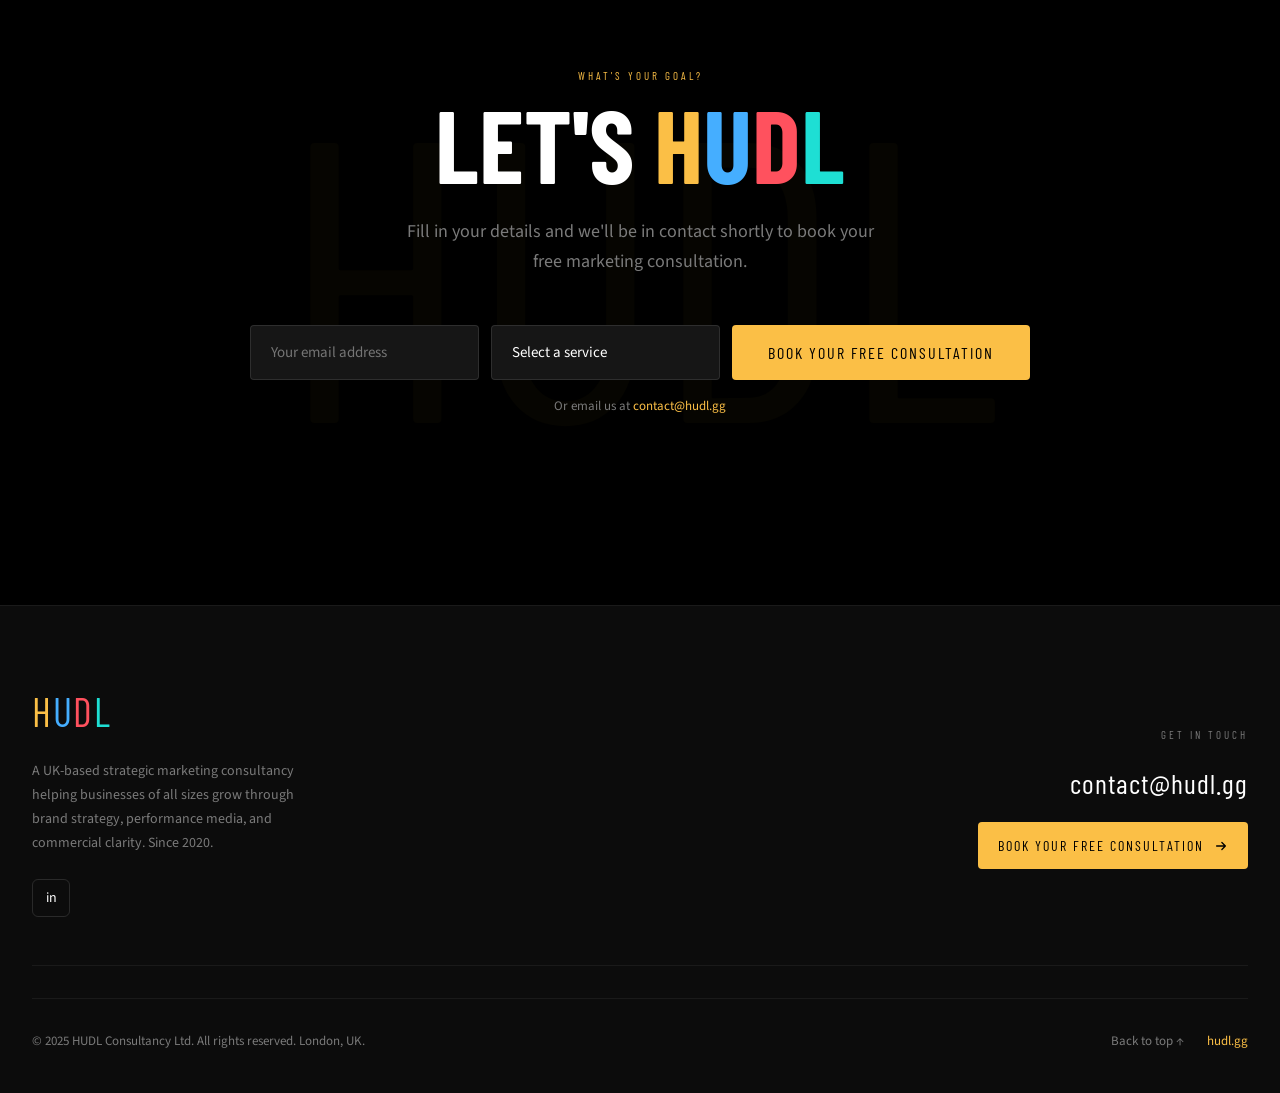
<file: index (1).html>
<!DOCTYPE html>
<html lang="en">
<head>
  <meta charset="UTF-8" />
  <meta name="viewport" content="width=device-width, initial-scale=1.0" />

  <!-- ===== SEO META TAGS ===== -->
  <title>HUDL Consultancy | Strategic Marketing Consultancy Agency | UK</title>
  <meta name="description" content="HUDL is a UK-based strategic marketing consultancy helping businesses grow through brand strategy, paid media, SEO, content, and performance marketing. Book your FREE consultation today." />
  <meta name="keywords" content="marketing consultancy UK, brand strategy, paid media agency, SEO consultancy, digital marketing consultant, performance marketing, HUDL consultancy" />
  <meta name="author" content="HUDL Consultancy" />
  <meta name="robots" content="index, follow" />
  <link rel="canonical" href="https://www.hudl.gg/" />

  <!-- ===== OPEN GRAPH ===== -->
  <meta property="og:type" content="website" />
  <meta property="og:url" content="https://www.hudl.gg/" />
  <meta property="og:title" content="HUDL Consultancy | Strategic Marketing That Drives Growth" />
  <meta property="og:description" content="Strategic clarity, creative insight, measurable results. HUDL aligns marketing with commercial goals to help your business grow." />
  <meta property="og:site_name" content="HUDL Consultancy" />

  <!-- ===== TWITTER CARD ===== -->
  <meta name="twitter:card" content="summary_large_image" />
  <meta name="twitter:title" content="HUDL Consultancy | Strategic Marketing Agency UK" />
  <meta name="twitter:description" content="Strategic clarity, creative insight, measurable results." />

  <!-- ===== STRUCTURED DATA (JSON-LD) ===== -->
  <script type="application/ld+json">
  {
    "@context": "https://schema.org",
    "@type": "ProfessionalService",
    "name": "HUDL Consultancy",
    "url": "https://www.hudl.gg",
    "description": "UK strategic marketing consultancy specialising in brand strategy, paid media, SEO, content distribution and performance marketing.",
    "address": {
      "@type": "PostalAddress",
      "addressLocality": "London",
      "addressCountry": "GB"
    },
    "email": "contact@hudl.gg",
    "foundingDate": "2020",
    "sameAs": [
      "https://www.instagram.com/hudl.gg/",
      "https://twitter.com/HudL_gg",
      "https://www.linkedin.com/company/hudl-esports/"
    ],
    "serviceType": ["Marketing Consultancy", "Paid Media", "SEO", "Brand Strategy", "Content Marketing"]
  }
  </script>

  <!-- ===== FONTS ===== -->
  <!-- Myriad Pro is an Adobe Font; loading via Google Fonts nearest match as web fallback -->
  <!-- For production, replace with your Adobe Fonts embed code for Myriad Pro -->
  <link rel="preconnect" href="https://fonts.googleapis.com" />
  <link rel="preconnect" href="https://fonts.gstatic.com" crossorigin />
  <link href="https://fonts.googleapis.com/css2?family=Source+Sans+3:ital,wght@0,300;0,400;0,600;0,700;0,900;1,400&family=Barlow+Condensed:wght@700;800;900&display=swap" rel="stylesheet" />

  <style>
    /* ===========================
       CSS CUSTOM PROPERTIES
       Exact HudL.gg Brand Guideline Hex Values
    =========================== */
    :root {
      --black:   #000000;
      --offblack: #0c0c0c;
      --white:   #ffffff;
      --yellow:  #fbbf46;
      --red:     #ff515e;
      --blue:    #45aeff;
      --cyan:    #1edfd4;
      --dark:    #0c0c0c;
      --mid:     #161616;
      --muted:   #7a7a7a;
      /* Myriad Pro is brand font; Source Sans 3 is the closest Google Fonts match */
      /* Replace --font-display and --font-body with Adobe Fonts Myriad Pro embed for production */
      --font-display: 'Barlow Condensed', 'Myriad Pro', 'Source Sans 3', sans-serif;
      --font-body:    'Source Sans 3', 'Myriad Pro', Arial, sans-serif;
      --max-w: 1400px;
      --radius: 4px;
    }

    /* ===========================
       RESET & BASE
    =========================== */
    *, *::before, *::after { box-sizing: border-box; margin: 0; padding: 0; }
    html { scroll-behavior: smooth; }
    body {
      background: var(--black);
      color: var(--white);
      font-family: var(--font-body);
      font-size: 17px;
      line-height: 1.65;
      -webkit-font-smoothing: antialiased;
      overflow-x: hidden;
    }
    /* Brand colour utility classes - exact HudL hex values */
    a { color: inherit; text-decoration: none; }
    img { max-width: 100%; display: block; }
    ul { list-style: none; }

    /* ===========================
       UTILITIES
    =========================== */
    .container {
      width: 100%;
      max-width: var(--max-w);
      margin: 0 auto;
      padding: 0 32px;
    }
    .tag {
      display: inline-block;
      font-family: var(--font-display);
      font-size: 11px;
      letter-spacing: 3px;
      text-transform: uppercase;
      color: var(--yellow);
      margin-bottom: 12px;
    }
    .yellow { color: var(--yellow); }
    .cyan   { color: var(--cyan); }
    .red    { color: var(--red); }
    .blue   { color: var(--blue); }

    /* ===========================
       STRIPE ACCENT BAR
    =========================== */
    .stripe-bar {
      display: flex;
      height: 8px;
      width: 100%;
    }
    .stripe-bar span {
      flex: 1;
    }
    .stripe-bar span:nth-child(1) { background: var(--yellow); }
    .stripe-bar span:nth-child(2) { background: var(--blue); }
    .stripe-bar span:nth-child(3) { background: var(--red); }
    .stripe-bar span:nth-child(4) { background: var(--cyan); }

    /* ===========================
       NAVIGATION
    =========================== */
    nav {
      position: fixed;
      top: 0;
      left: 0;
      right: 0;
      z-index: 100;
      background: rgba(10,10,10,0.96);
      backdrop-filter: blur(12px);
      -webkit-backdrop-filter: blur(12px);
      border-bottom: 1px solid rgba(255,255,255,0.06);
      transition: box-shadow 0.3s;
    }
    nav.scrolled { box-shadow: 0 4px 40px rgba(0,0,0,0.6); }
    .nav-inner {
      display: flex;
      align-items: center;
      justify-content: space-between;
      height: 72px;
    }
    .nav-logo {
      display: flex;
      align-items: center;
      text-decoration: none;
    }
    .nav-logo-img {
      height: 48px;
      width: auto;
      display: block;
      mix-blend-mode: screen;
    }
    .nav-links {
      display: flex;
      gap: 28px;
      align-items: center;
    }
    .nav-links a {
      font-size: 12px;
      font-weight: 500;
      letter-spacing: 1px;
      text-transform: uppercase;
      color: rgba(245,245,240,0.7);
      transition: color 0.2s;
    }
    .nav-links a:hover { color: var(--yellow); }
    .nav-cta {
      background: var(--yellow);
      color: var(--black) !important;
      font-weight: 700 !important;
      padding: 10px 22px;
      border-radius: var(--radius);
      transition: transform 0.2s, background 0.2s !important;
    }
    .nav-cta:hover { background: #ffd700 !important; transform: translateY(-1px); }

    /* ===========================
       HERO
    =========================== */
    #hero {
      min-height: 100vh;
      display: flex;
      flex-direction: column;
      justify-content: center;
      padding-top: 72px;
      position: relative;
      overflow: hidden;
    }
    .hero-bg {
      position: absolute;
      inset: 0;
      background: radial-gradient(ellipse 70% 60% at 80% 50%, rgba(69,174,255,0.06) 0%, transparent 60%),
                  radial-gradient(ellipse 40% 40% at 20% 80%, rgba(30,223,212,0.05) 0%, transparent 50%);
      pointer-events: none;
    }
    /* Diagonal stripe decorations */
    .hero-stripes {
      position: absolute;
      left: -20px;
      top: 0;
      bottom: 0;
      width: 14px;
      display: flex;
      flex-direction: column;
    }
    .hero-stripes-right {
      position: absolute;
      right: 0;
      top: 0;
      bottom: 0;
      display: flex;
      gap: 12px;
      align-items: stretch;
      padding-right: 24px;
    }
    .vstripe {
      width: 22px;
      opacity: 0.9;
    }
    .vstripe.y { background: var(--yellow); }
    .vstripe.b { background: var(--blue); }
    .vstripe.r { background: var(--red); }
    .vstripe.c { background: var(--cyan); }

    .hero-content {
      position: relative;
      z-index: 2;
      display: grid;
      grid-template-columns: 1fr 1fr;
      gap: 60px;
      align-items: center;
      padding: 40px 0;
    }
    .hero-left {}
    .hero-eyebrow {
      font-family: var(--font-display);
      font-size: 13px;
      letter-spacing: 5px;
      color: var(--yellow);
      margin-bottom: 20px;
    }
    .hero-headline {
      font-family: var(--font-display);
      font-size: clamp(64px, 8vw, 110px);
      line-height: 0.9;
      letter-spacing: 1px;
      margin-bottom: 32px;
    }
    .hero-hudl { display: inline-flex; }
    .hero-hudl .lh { color: var(--yellow); }
    .hero-hudl .lu { color: var(--blue); }
    .hero-hudl .ld { color: var(--red); }
    .hero-hudl .ll { color: var(--cyan); }
    .hero-sub {
      font-size: 18px;
      color: rgba(245,245,240,0.7);
      max-width: 480px;
      margin-bottom: 44px;
      line-height: 1.7;
    }
    .hero-actions {
      display: flex;
      gap: 16px;
      flex-wrap: wrap;
    }
    .btn-primary {
      background: var(--yellow);
      color: var(--black);
      font-family: var(--font-display);
      font-size: 16px;
      letter-spacing: 2px;
      padding: 16px 36px;
      border-radius: var(--radius);
      cursor: pointer;
      transition: transform 0.2s, box-shadow 0.2s;
      display: inline-flex;
      align-items: center;
      gap: 10px;
      border: none;
    }
    .btn-primary:hover {
      transform: translateY(-2px);
      box-shadow: 0 10px 40px rgba(251,191,70,0.35);
    }
    .btn-secondary {
      border: 1.5px solid rgba(245,245,240,0.25);
      color: var(--white);
      font-family: var(--font-display);
      font-size: 16px;
      letter-spacing: 2px;
      padding: 16px 36px;
      border-radius: var(--radius);
      cursor: pointer;
      transition: border-color 0.2s, color 0.2s;
      background: transparent;
    }
    .btn-secondary:hover { border-color: var(--yellow); color: var(--yellow); }
    .hero-right {
      display: flex;
      flex-direction: column;
      gap: 16px;
    }
    .hero-stat-grid {
      display: grid;
      grid-template-columns: 1fr 1fr;
      gap: 16px;
    }
    .stat-card {
      background: #1e1e1e;
      border: 1px solid rgba(255,255,255,0.12);
      border-radius: 8px;
      padding: 28px 24px;
      position: relative;
      overflow: hidden;
      transition: transform 0.2s, border-color 0.2s;
    }
    .stat-card:hover { transform: translateY(-3px); border-color: rgba(251,191,70,0.5); }
    .stat-card::before {
      content: '';
      position: absolute;
      top: 0; left: 0; right: 0;
      height: 5px;
    }
    .stat-card.y::before { background: var(--yellow); }
    .stat-card.c::before { background: var(--cyan); }
    .stat-card.r::before { background: var(--red); }
    .stat-card.b::before { background: var(--blue); }
    .stat-num {
      font-family: var(--font-display);
      font-size: 52px;
      line-height: 1;
      margin-bottom: 4px;
    }
    .stat-label {
      font-size: 13px;
      color: var(--muted);
      letter-spacing: 0.5px;
    }
    .hero-quote {
      background: var(--mid);
      border-left: 4px solid var(--yellow);
      border-radius: 0 8px 8px 0;
      padding: 24px 28px;
      font-size: 16px;
      color: rgba(245,245,240,0.9);
      font-style: italic;
      line-height: 1.7;
    }
    .hero-quote cite {
      display: block;
      margin-top: 10px;
      font-style: normal;
      font-size: 12px;
      letter-spacing: 2px;
      text-transform: uppercase;
      color: var(--yellow);
      font-family: var(--font-display);
    }

    /* ===========================
       PAIN POINTS / SIGNAL SECTION
    =========================== */
    #pain {
      background: var(--black);
      padding: 100px 0;
      border-top: 1px solid rgba(255,255,255,0.06);
      border-bottom: 1px solid rgba(255,255,255,0.06);
    }
    /* TOP BANNER — dictionary + headline side by side */
    .pain-banner {
      display: grid;
      grid-template-columns: 1fr 1fr;
      gap: 0;
      margin-bottom: 2px;
    }
    .pain-banner-left {
      background: var(--yellow);
      padding: 56px 52px;
    }
    .pain-banner-left h2 {
      font-family: var(--font-display);
      font-size: clamp(36px, 4vw, 58px);
      line-height: 0.95;
      letter-spacing: 1px;
      color: var(--black);
      margin-bottom: 16px;
    }
    .pain-banner-left .pain-sub {
      font-size: 16px;
      color: rgba(0,0,0,0.65);
      line-height: 1.7;
    }
    .pain-banner-right {
      background: var(--mid);
      padding: 56px 52px;
      border-left: 1px solid rgba(255,255,255,0.06);
    }
    .dict-card-label {
      font-size: 10px;
      letter-spacing: 3px;
      text-transform: uppercase;
      color: var(--yellow);
      margin-bottom: 14px;
      font-family: var(--font-body);
      font-weight: 600;
    }
    .dict-phonetic-title {
      font-family: var(--font-display);
      font-size: clamp(22px, 2.5vw, 32px);
      line-height: 1.05;
      letter-spacing: 1px;
      margin-bottom: 10px;
      color: var(--white);
    }
    .dict-phonetic {
      font-family: monospace;
      font-size: 13px;
      color: var(--cyan);
      margin-bottom: 8px;
    }
    .dict-noun {
      font-size: 10px;
      letter-spacing: 2.5px;
      text-transform: uppercase;
      color: var(--muted);
      margin-bottom: 14px;
      font-family: var(--font-body);
    }
    .dict-def {
      font-size: 14px;
      color: rgba(255,255,255,0.6);
      line-height: 1.75;
      padding-bottom: 20px;
      border-bottom: 1px solid rgba(255,255,255,0.08);
      margin-bottom: 20px;
    }
    .dict-callout {
      border-left: 4px solid var(--yellow);
      padding: 14px 18px;
      background: rgba(251,191,70,0.05);
    }
    .dict-callout p {
      font-size: 14px;
      color: rgba(255,255,255,0.7);
      line-height: 1.7;
    }
    .dict-callout p strong { color: var(--yellow); font-weight: 700; }
    /* BOTTOM GRID — 3×2 checklist cards */
    .pain-grid {
      display: grid;
      grid-template-columns: repeat(3, 1fr);
      gap: 2px;
    }
    .pain-card {
      background: var(--mid);
      padding: 36px 32px;
      position: relative;
      overflow: hidden;
      transition: background 0.25s;
      display: flex;
      align-items: flex-start;
      gap: 20px;
    }
    .pain-card:hover { background: #1e1e1e; }
    .pain-check-num {
      font-family: var(--font-display);
      font-size: 48px;
      line-height: 1;
      flex-shrink: 0;
    }
    .pain-check-num.ny { color: var(--yellow); }
    .pain-check-num.nb { color: var(--blue); }
    .pain-check-num.nr { color: var(--red); }
    .pain-check-num.nc { color: var(--cyan); }
    .pain-check-text {
      font-family: var(--font-display);
      font-size: 24px;
      letter-spacing: 0.5px;
      color: rgba(255,255,255,0.88);
      line-height: 1.2;
      padding-top: 8px;
    }
    /* ===========================
       WHAT WE DO
    =========================== */
    #services {
      padding: 120px 0;
      background: var(--dark);
    }
    .section-header {
      text-align: center;
      margin-bottom: 72px;
    }
    .section-header h2 {
      font-family: var(--font-display);
      font-size: clamp(44px, 6vw, 80px);
      line-height: 0.95;
      letter-spacing: 1px;
    }
    .section-header p {
      margin-top: 20px;
      font-size: 17px;
      color: var(--muted);
      max-width: 560px;
      margin-left: auto;
      margin-right: auto;
    }
    .services-grid {
      display: grid;
      grid-template-columns: repeat(3, 1fr);
      gap: 2px;
    }
    .service-card {
      background: var(--mid);
      padding: 48px 36px;
      position: relative;
      overflow: hidden;
      transition: background 0.3s;
      cursor: default;
    }
    .service-card:hover { background: #1f1f1f; }
    .service-card::after {
      content: '';
      position: absolute;
      bottom: 0; left: 0; right: 0;
      height: 2px;
      transform: scaleX(0);
      transition: transform 0.3s;
    }
    .service-card.y::after { background: var(--yellow); }
    .service-card.c::after { background: var(--cyan); }
    .service-card.r::after { background: var(--red); }
    .service-card.b::after { background: var(--blue); }
    .service-card:hover::after { transform: scaleX(1); }
    .service-num {
      font-family: var(--font-display);
      font-size: 72px;
      color: rgba(255,255,255,0.04);
      position: absolute;
      top: 12px; right: 24px;
      line-height: 1;
    }
    .service-icon {
      width: 48px;
      height: 48px;
      border-radius: 6px;
      display: flex;
      align-items: center;
      justify-content: center;
      margin-bottom: 24px;
      font-size: 22px;
    }
    .service-card.y .service-icon { background: rgba(251,191,70,0.12); color: var(--yellow); }
    .service-card.c .service-icon { background: rgba(30,223,212,0.12); color: var(--cyan); }
    .service-card.r .service-icon { background: rgba(255,81,94,0.12); color: var(--red); }
    .service-card.b .service-icon { background: rgba(69,174,255,0.12); color: var(--blue); }
    .service-title {
      font-family: var(--font-display);
      font-size: 26px;
      letter-spacing: 1px;
      margin-bottom: 12px;
    }
    .service-desc {
      font-size: 14px;
      color: var(--muted);
      line-height: 1.7;
    }

    /* ===========================
       HOW WE WORK / PROCESS
    =========================== */
    #process {
      padding: 120px 0;
      background: var(--black);
    }
    .process-steps {
      display: grid;
      grid-template-columns: repeat(3, 1fr);
      gap: 0;
      margin-top: 72px;
      border: 1px solid rgba(255,255,255,0.06);
      border-radius: 12px;
      overflow: hidden;
    }
    .step {
      padding: 52px 40px;
      border-right: 1px solid rgba(255,255,255,0.06);
      position: relative;
    }
    .step:last-child { border-right: none; }
    .step-num {
      font-family: var(--font-display);
      font-size: 100px;
      color: rgba(255,255,255,0.03);
      position: absolute;
      top: 12px; right: 20px;
      line-height: 1;
    }
    .step-tag {
      font-size: 11px;
      letter-spacing: 3px;
      text-transform: uppercase;
      margin-bottom: 16px;
      font-weight: 600;
    }
    .step-title {
      font-family: var(--font-display);
      font-size: 32px;
      letter-spacing: 1px;
      margin-bottom: 16px;
    }
    .step-desc {
      font-size: 14px;
      color: var(--muted);
      line-height: 1.7;
    }

    /* ===========================
       ABOUT / CAPABILITY STRIP
    =========================== */
    #about {
      padding: 120px 0;
      background: var(--mid);
    }
    .about-grid {
      display: grid;
      grid-template-columns: 1fr 1fr;
      gap: 80px;
      align-items: start;
    }
    .about-left h2 {
      font-family: var(--font-display);
      font-size: clamp(44px, 5vw, 72px);
      line-height: 0.95;
      margin-bottom: 28px;
    }
    .about-left p {
      font-size: 16px;
      color: rgba(245,245,240,0.7);
      line-height: 1.8;
      margin-bottom: 20px;
    }
    .about-left .btn-primary { margin-top: 16px; }
    .about-right {}
    .capability-list {
      display: flex;
      flex-direction: column;
      gap: 2px;
    }
    .cap-item {
      display: flex;
      align-items: center;
      justify-content: space-between;
      padding: 18px 24px;
      background: var(--dark);
      border-radius: 4px;
      border-left: 4px solid transparent;
      transition: background 0.2s, border-color 0.2s;
    }
    .cap-item:hover { background: #1e1e1e; }
    .cap-item.cy { border-left-color: var(--yellow); }
    .cap-item.cb { border-left-color: var(--blue); }
    .cap-item.cr { border-left-color: var(--red); }
    .cap-item.cc { border-left-color: var(--cyan); }
    .cap-name {
      font-family: var(--font-display);
      font-size: 20px;
      letter-spacing: 1px;
    }
    .cap-dot {
      width: 8px;
      height: 8px;
      border-radius: 50%;
      flex-shrink: 0;
    }
    .cap-item.cy .cap-dot { background: var(--yellow); }
    .cap-item.cb .cap-dot { background: var(--blue); }
    .cap-item.cr .cap-dot { background: var(--red); }
    .cap-item.cc .cap-dot { background: var(--cyan); }

    /* ===========================
       CLIENTS SECTION
    =========================== */
    #clients {
      padding: 40px 0;
      background: var(--black);
      border-top: 1px solid rgba(255,255,255,0.06);
      border-bottom: 1px solid rgba(255,255,255,0.06);
    }
    .clients-label {
      text-align: center;
      font-size: 11px;
      letter-spacing: 4px;
      text-transform: uppercase;
      color: var(--muted);
      margin-bottom: 44px;
    }
    .clients-grid {
      display: grid;
      grid-template-columns: repeat(5, 1fr);
      gap: 2px;
    }
    .client-pill {
      background: var(--mid);
      padding: 28px 20px;
      text-align: center;
      display: flex;
      flex-direction: column;
      align-items: center;
      gap: 12px;
      transition: background 0.2s;
    }
    .client-pill:hover { background: #1f1f1f; }
    .client-logo-placeholder {
      width: 56px;
      height: 56px;
      border-radius: 8px;
      display: flex;
      align-items: center;
      justify-content: center;
      font-family: var(--font-display);
      font-size: 22px;
      letter-spacing: 1px;
      color: var(--black);
      flex-shrink: 0;
    }
    .client-pill-name {
      font-size: 12px;
      letter-spacing: 1px;
      text-transform: uppercase;
      color: rgba(255,255,255,0.45);
      font-weight: 600;
      transition: color 0.2s;
    }
    .client-pill:hover .client-pill-name { color: var(--white); }

    /* ===========================
       FOUNDERS
    =========================== */
    #team {
      padding: 120px 0;
      background: var(--dark);
    }
    .team-grid {
      display: grid;
      grid-template-columns: 1fr 1fr;
      gap: 32px;
      margin-top: 72px;
    }
    .founder-card {
      background: var(--mid);
      border-radius: 12px;
      overflow: hidden;
      display: grid;
      grid-template-columns: 200px 1fr;
      transition: transform 0.3s;
    }
    .founder-card:hover { transform: translateY(-4px); }
    .founder-img {
      background: var(--black);
      min-height: 260px;
      display: flex;
      align-items: flex-end;
      justify-content: center;
      overflow: hidden;
      position: relative;
    }
    .founder-img-placeholder {
      width: 100%;
      height: 100%;
      background: linear-gradient(135deg, #1c1c1c 0%, #0a0a0a 100%);
      display: flex;
      align-items: center;
      justify-content: center;
    }
    .founder-initials {
      font-family: var(--font-display);
      font-size: 56px;
      color: rgba(251,191,70,0.3);
    }
    .founder-info {
      padding: 40px 36px;
      display: flex;
      flex-direction: column;
      justify-content: center;
    }
    .founder-role {
      font-size: 11px;
      letter-spacing: 3px;
      text-transform: uppercase;
      color: var(--yellow);
      margin-bottom: 10px;
    }
    .founder-name {
      font-family: var(--font-display);
      font-size: 32px;
      letter-spacing: 1px;
      margin-bottom: 16px;
    }
    .founder-bio {
      font-size: 14px;
      color: var(--muted);
      line-height: 1.8;
    }

    /* ===========================
       TESTIMONIAL
    =========================== */
    #testimonial {
      padding: 120px 0;
      background: var(--red);
    }
    .testimonial-inner {
      max-width: 800px;
      margin: 0 auto;
      text-align: center;
    }
    .quote-mark {
      font-family: var(--font-display);
      font-size: 120px;
      line-height: 0.5;
      color: rgba(0,0,0,0.15);
      margin-bottom: 32px;
    }
    .testimonial-text {
      font-family: var(--font-display);
      font-size: clamp(22px, 3vw, 34px);
      line-height: 1.3;
      color: var(--white);
      margin-bottom: 36px;
    }
    .testimonial-author {
      font-size: 14px;
      font-weight: 600;
      color: rgba(255,255,255,0.75);
      letter-spacing: 1px;
    }

    /* ===========================
       CTA SECTION
    =========================== */
    #cta {
      padding: 140px 0;
      background: var(--black);
      text-align: center;
      position: relative;
      overflow: hidden;
    }
    #cta::before {
      content: 'HUDL';
      position: absolute;
      font-family: var(--font-display);
      font-size: 400px;
      color: rgba(251,191,70,0.025);
      top: 50%;
      left: 50%;
      transform: translate(-50%, -50%);
      pointer-events: none;
      white-space: nowrap;
    }
    .cta-inner {
      position: relative;
      z-index: 2;
    }
    .cta-inner h2 {
      font-family: var(--font-display);
      font-size: clamp(52px, 8vw, 110px);
      line-height: 0.9;
      margin-bottom: 28px;
    }
    .cta-inner p {
      font-size: 18px;
      color: var(--muted);
      max-width: 480px;
      margin: 0 auto 48px;
    }
    .cta-form {
      display: flex;
      flex-wrap: wrap;
      gap: 12px;
      max-width: 780px;
      margin: 0 auto;
      justify-content: center;
    }
    .cta-form input[type="email"] {
      flex: 1;
      min-width: 220px;
    }
    .cta-form select {
      flex: 1;
      min-width: 200px;
    }
    .cta-form input {
      flex: 1;
      min-width: 0;
      background: var(--mid);
      border: 1px solid rgba(255,255,255,0.1);
      border-radius: var(--radius);
      padding: 16px 20px;
      color: var(--white);
      font-family: var(--font-body);
      font-size: 15px;
      outline: none;
      transition: border-color 0.2s;
    }
    .cta-form .btn-primary {
      white-space: nowrap;
      flex-shrink: 0;
      border: none;
      cursor: pointer;
      font-family: var(--font-display);
    }
    .cta-form input:focus { border-color: var(--yellow); }
    .btn-whatsapp {
      display: inline-flex;
      align-items: center;
      gap: 10px;
      background: #25D366;
      color: #ffffff;
      font-family: var(--font-display);
      font-size: 16px;
      letter-spacing: 2px;
      padding: 16px 32px;
      border-radius: var(--radius);
      cursor: pointer;
      transition: transform 0.2s, box-shadow 0.2s;
      border: none;
      text-decoration: none;
    }
    .btn-whatsapp:hover {
      transform: translateY(-2px);
      box-shadow: 0 10px 40px rgba(37,211,102,0.3);
    }
    .btn-whatsapp svg { width: 20px; height: 20px; flex-shrink: 0; }

    /* ===========================
       FOOTER
    =========================== */
    footer {
      background: var(--dark);
      padding: 72px 0 40px;
      border-top: 1px solid rgba(255,255,255,0.06);
    }
    .footer-top {
      display: grid;
      grid-template-columns: 1fr 1fr;
      gap: 60px;
      align-items: center;
      padding-bottom: 48px;
      border-bottom: 1px solid rgba(255,255,255,0.06);
      margin-bottom: 32px;
    }
    .footer-brand .logo {
      font-family: var(--font-display);
      font-size: 40px;
      letter-spacing: 2px;
      margin-bottom: 16px;
    }
    .footer-brand .logo .lh { color: var(--yellow); }
    .footer-brand .logo .lu { color: var(--blue); }
    .footer-brand .logo .ld { color: var(--red); }
    .footer-brand .logo .ll { color: var(--cyan); }
    .footer-brand p {
      font-size: 14px;
      color: var(--muted);
      line-height: 1.7;
      max-width: 300px;
    }
    .footer-brand .socials {
      display: flex;
      gap: 14px;
      margin-top: 24px;
    }
    .social-link {
      width: 38px;
      height: 38px;
      border: 1px solid rgba(255,255,255,0.12);
      border-radius: 6px;
      display: flex;
      align-items: center;
      justify-content: center;
      font-size: 14px;
      transition: border-color 0.2s, color 0.2s;
    }
    .social-link:hover { border-color: var(--yellow); color: var(--yellow); }
    .footer-col h4 {
      font-family: var(--font-display);
      font-size: 16px;
      letter-spacing: 2px;
      color: var(--white);
      margin-bottom: 20px;
    }
    .footer-col ul li {
      margin-bottom: 10px;
    }
    .footer-col ul li a {
      font-size: 14px;
      color: var(--muted);
      transition: color 0.2s;
    }
    .footer-col ul li a:hover { color: var(--yellow); }
    .footer-bottom {
      padding-top: 32px;
      border-top: 1px solid rgba(255,255,255,0.06);
      display: flex;
      justify-content: space-between;
      align-items: center;
    }
    .footer-bottom p {
      font-size: 13px;
      color: var(--muted);
    }
    .footer-bottom a { color: var(--yellow); }

    /* ===========================
       MOBILE NAV TOGGLE
    =========================== */
    .hamburger {
      display: none;
      flex-direction: column;
      gap: 5px;
      cursor: pointer;
      padding: 4px;
    }
    .hamburger span {
      display: block;
      width: 24px;
      height: 2px;
      background: var(--white);
      transition: all 0.3s;
    }

    /* ===========================
       ANIMATIONS
    =========================== */
    .reveal {
      opacity: 1;
      transform: translateY(0);
      transition: opacity 0.7s ease, transform 0.7s ease;
    }
    .reveal.hidden {
      opacity: 0;
      transform: translateY(30px);
    }
    .reveal.hidden.visible {
      opacity: 1;
      transform: translateY(0);
    }
    .reveal-delay-1 { transition-delay: 0.1s; }
    .reveal-delay-2 { transition-delay: 0.2s; }
    .reveal-delay-3 { transition-delay: 0.3s; }
    .reveal-delay-4 { transition-delay: 0.4s; }

    /* ===========================
       RESPONSIVE
    =========================== */
    @media (max-width: 1024px) {
      .hero-content { grid-template-columns: 1fr; gap: 48px; }
      .hero-right { display: none; }
      .about-grid { grid-template-columns: 1fr; gap: 48px; }
      .services-grid { grid-template-columns: repeat(2, 1fr); }
      .process-steps { grid-template-columns: 1fr; }
      .step { border-right: none; border-bottom: 1px solid rgba(255,255,255,0.06); }
      .step:last-child { border-bottom: none; }
      .team-grid { grid-template-columns: 1fr; }
      .founder-card { grid-template-columns: 1fr; }
      .founder-img { min-height: 200px; }
      .footer-top { grid-template-columns: 1fr; gap: 32px; }
      .pain-banner { grid-template-columns: 1fr; }
      .pain-grid { grid-template-columns: 1fr; }
    }

    @media (max-width: 768px) {
      /* Nav */
      .nav-links { display: none; }
      .hamburger { display: flex; }
      .nav-links.open {
        display: flex;
        flex-direction: column;
        position: fixed;
        top: 72px; left: 0; right: 0;
        background: var(--black);
        padding: 32px;
        gap: 24px;
        border-top: 1px solid rgba(255,255,255,0.08);
      }
      .nav-links.open a { font-size: 18px; }
      .nav-links.open .nav-cta { 
        white-space: nowrap; 
        font-size: 14px; 
        padding: 12px 20px;
        display: inline-block;
        width: auto;
      }

      /* Global */
      .container { padding: 0 16px; }

      /* Hero */
      .hero-headline { font-size: clamp(52px, 14vw, 80px); }
      .hero-stat-grid { grid-template-columns: 1fr 1fr; }
      .hero-stripes-right { display: none; }

      /* Pain section */
      .pain-banner { grid-template-columns: 1fr; }
      .pain-banner-left { padding: 40px 24px; }
      .pain-banner-right { padding: 40px 24px; }
      .pain-grid { grid-template-columns: 1fr; }
      .pain-card { padding: 28px 24px; }
      .pain-check-num { font-size: 36px; }
      .pain-check-text { font-size: 20px; }

      /* Services */
      .services-grid { grid-template-columns: 1fr; }

      /* About */
      .about-grid { grid-template-columns: 1fr; gap: 32px; }
      .about-stats { grid-template-columns: repeat(2, 1fr); }

      /* Clients */
      .clients-grid { grid-template-columns: repeat(2, 1fr); }

      /* Team */
      .team-grid { grid-template-columns: 1fr; }
      .founder-card { grid-template-columns: 1fr; }
      .founder-img { min-height: 180px; }

      /* CTA */
      .cta-form { flex-direction: column; }
      .cta-form input { width: 100%; }
      .cta-form .btn-primary { width: 100%; text-align: center; justify-content: center; }

      /* Footer */
      .footer-top { grid-template-columns: 1fr; gap: 40px; }
      .footer-top > div:last-child { text-align: left; }
      .footer-top > div:last-child div { justify-content: flex-start; }
      .footer-bottom { flex-direction: column; gap: 12px; text-align: center; }
    }

    @media (max-width: 480px) {
      /* Even smaller phones */
      .pain-banner-left h2 { font-size: 36px; }
      .dict-phonetic-title { font-size: 22px; }
      .hero-stat-grid { grid-template-columns: 1fr 1fr; gap: 8px; }
      .stat-num { font-size: 40px; }
      .clients-grid { grid-template-columns: repeat(2, 1fr); }
      .section-header h2 { font-size: clamp(36px, 10vw, 60px); }
      .pain-intro h2 { font-size: clamp(32px, 10vw, 52px); }
    }
  </style>
  <!-- ===== GOOGLE TAG MANAGER ===== -->
  <!-- Replace GTM-XXXXXXX with your GTM container ID -->
  <script>(function(w,d,s,l,i){w[l]=w[l]||[];w[l].push({'gtm.start':
  new Date().getTime(),event:'gtm.js'});var f=d.getElementsByTagName(s)[0],
  j=d.createElement(s),dl=l!='dataLayer'?'&l='+l:'';j.async=true;j.src=
  'https://www.googletagmanager.com/gtm.js?id='+i+dl;f.parentNode.insertBefore(j,f);
  })(window,document,'script','dataLayer','GTM-XXXXXXX');</script>
  <!-- End Google Tag Manager -->
</head>
<body>
  <!-- ===== GOOGLE TAG MANAGER (noscript) ===== -->
  <noscript><iframe src="https://www.googletagmanager.com/ns.html?id=GTM-XXXXXXX"
  height="0" width="0" style="display:none;visibility:hidden"></iframe></noscript>
  <!-- End Google Tag Manager (noscript) -->

<!-- ===== STRIPE ACCENT ===== -->
<div class="stripe-bar" aria-hidden="true">
  <span></span><span></span><span></span><span></span>
</div>

<!-- ===== NAVIGATION ===== -->
<nav id="navbar" role="navigation" aria-label="Main navigation">
  <div class="container">
    <div class="nav-inner">
      <a href="#hero" class="nav-logo" aria-label="HUDL Consultancy home"><img src="[data-uri]" alt="HUDL Consultancy" class="nav-logo-img" /></a>
      <ul class="nav-links" id="navLinks">
        <li><a href="#about">About</a></li>
        <li><a href="#services">Services</a></li>
        <li><a href="#process">How We Work</a></li>
        <li><a href="#team">Meet Our Founders</a></li>
        <li><a href="#clients">Clients</a></li>
        <li><a href="#cta" class="nav-cta">BOOK YOUR FREE CONSULTATION</a></li>
      </ul>
      <div class="hamburger" id="hamburger" aria-label="Toggle menu" role="button" tabindex="0">
        <span></span><span></span><span></span>
      </div>
    </div>
  </div>
</nav>

<!-- ===== HERO ===== -->
<main>
<section id="hero" aria-label="Hero section">
  <div class="hero-bg" aria-hidden="true"></div>
  <div class="hero-stripes-right" aria-hidden="true">
    <div class="vstripe y"></div>
    <div class="vstripe b"></div>
    <div class="vstripe r"></div>
    <div class="vstripe c"></div>
  </div>
  <div class="container">
    <div class="hero-content">
      <div class="hero-left">
        <p class="hero-eyebrow reveal">MARKETING CONSULTANCY — SINCE 2020</p>
        <h1 class="hero-headline reveal reveal-delay-1">
          LET'S <span class="hero-hudl"><span class="lh">H</span><span class="lu">U</span><span class="ld">D</span><span class="ll">L</span></span><br>
          TOGETHER<br>
          AND GROW.
        </h1>
        <p class="hero-sub reveal reveal-delay-2">
          Strategic clarity, creative insight, measurable results. HUDL aligns your marketing with commercial goals — sharpening your brand, optimising performance, and driving sustainable growth.
        </p>
        <div class="hero-actions reveal reveal-delay-3">
          <a href="#cta" class="btn-primary">
            BOOK YOUR FREE CONSULTATION
            <svg width="16" height="16" viewBox="0 0 16 16" fill="none" aria-hidden="true"><path d="M3 8h10M9 4l4 4-4 4" stroke="currentColor" stroke-width="1.5" stroke-linecap="round" stroke-linejoin="round"/></svg>
          </a>
          <a href="#services" class="btn-secondary">Our Services</a>
        </div>
      </div>
      <div class="hero-right reveal reveal-delay-2">
        <div class="hero-stat-grid">
          <div class="stat-card y">
            <div class="stat-num yellow">25+</div>
            <div class="stat-label">Years combined experience</div>
          </div>
          <div class="stat-card b">
            <div class="stat-num blue">6</div>
            <div class="stat-label">Specialist service areas</div>
          </div>
          <div class="stat-card r">
            <div class="stat-num red">2020</div>
            <div class="stat-label">Founded in London, UK</div>
          </div>
          <div class="stat-card c">
            <div class="stat-num cyan">10+</div>
            <div class="stat-label">Sectors served</div>
          </div>
        </div>
        <blockquote class="hero-quote">
          We don't just advise — we take ownership. If we don't believe it'll work, we won't recommend it.
          <cite>— Craig Wood · Founder · HUDL Consultancy</cite>
        </blockquote>
      </div>
    </div>
  </div>
</section>

<!-- ===== PAIN POINTS ===== -->
<section id="pain" aria-label="Are you in need of a marketing consultancy">
  <div class="container">
    <div class="pain-banner reveal">
      <div class="pain-banner-left">
        <h2>ARE YOU IN NEED OF A<br><span style="font-style:italic;">MAR-KU-TING</span><br>KUHN-SULT-TNT?</h2>
        <p class="pain-sub">Most businesses know they need better marketing. Very few know where to start. That's exactly what HUDL is for.</p>
      </div>
      <div class="pain-banner-right">
        <div class="dict-card-label">Marketing Consultancy</div>
        <div class="dict-phonetic-title">/'MAR-KU-TING KUHN-SUHL-TN-SEE'/</div>
        <div class="dict-phonetic">/ mar · ku · ting · kuhn · sult · n · see /</div>
        <div class="dict-noun">NOUN &nbsp;·&nbsp; Marketing Consultant</div>
        <div class="dict-def">A person or company that gives expert advice on advertising and selling a company or person's products or services in the best possible way.</div>
        <div class="dict-callout">
          <p><strong>HUDL</strong> can help you gain a fresh perspective, unlock insights, sharpen your marketing campaigns, refine your brand and drive performance.</p>
        </div>
      </div>
    </div>
    <div class="pain-bridge reveal" style="padding: 48px 0 32px; text-align: center;">
      <span class="tag">Sound familiar?</span>
      <h2 style="font-family: var(--font-display); font-size: clamp(32px, 4vw, 56px); line-height: 0.95; letter-spacing: 1px; color: var(--white);">IF YOUR BUSINESS HAS<br>REACHED A POINT WHERE<span style="color: var(--yellow);">...</span></h2>
    </div>
    <div class="pain-grid reveal reveal-delay-1">
      <div class="pain-card">
        <div class="pain-check-num ny">01</div>
        <div class="pain-check-text">Campaigns don't work like they used to</div>
      </div>
      <div class="pain-card">
        <div class="pain-check-num nb">02</div>
        <div class="pain-check-text">Sales is driving marketing — not the other way around</div>
      </div>
      <div class="pain-card">
        <div class="pain-check-num nr">03</div>
        <div class="pain-check-text">Your marketing efforts feel shallow or inconsistent</div>
      </div>
      <div class="pain-card">
        <div class="pain-check-num nc">04</div>
        <div class="pain-check-text">You have no visibility on what your marketing is actually delivering</div>
      </div>
      <div class="pain-card">
        <div class="pain-check-num ny">05</div>
        <div class="pain-check-text">Meaningful growth is becoming difficult to achieve</div>
      </div>
      <div class="pain-card">
        <div class="pain-check-num nb">06</div>
        <div class="pain-check-text">Sales are shrinking while marketing spend is growing</div>
      </div>
    </div>
  </div>
</section>

<!-- ===== SERVICES ===== -->
<section id="services" aria-label="Our marketing services">
  <div class="container">
    <header class="section-header reveal">
      <span class="tag">What We Do</span>
      <h2>CONSULTANCY<br><span class="blue">WE PROVIDE</span></h2>
      <p>From foundational strategy to full-funnel performance, HUDL covers every marketing discipline your business needs to grow.</p>
    </header>
    <div class="services-grid">
      <article class="service-card y reveal">
        <div class="service-num" aria-hidden="true">01</div>
        <div class="service-icon" aria-hidden="true">★</div>
        <h3 class="service-title">Marketing Strategy</h3>
        <p class="service-desc">Growth frameworks, brand positioning, revenue modelling, and campaign architecture that aligns your marketing with commercial outcomes.</p>
      </article>
      <article class="service-card b reveal reveal-delay-1">
        <div class="service-num" aria-hidden="true">02</div>
        <div class="service-icon" aria-hidden="true">◎</div>
        <h3 class="service-title">Paid Media</h3>
        <p class="service-desc">Rebuilt campaign structures, advanced bidding strategies, and optimised spend allocation across Google Ads, Meta, and beyond.</p>
      </article>
      <article class="service-card r reveal reveal-delay-2">
        <div class="service-num" aria-hidden="true">03</div>
        <div class="service-icon" aria-hidden="true">⬆</div>
        <h3 class="service-title">SEO & Content</h3>
        <p class="service-desc">Content audits, content pillars, structured data, and organic performance strategies built to last.</p>
      </article>
      <article class="service-card c reveal reveal-delay-3">
        <div class="service-num" aria-hidden="true">04</div>
        <div class="service-icon" aria-hidden="true">⬡</div>
        <h3 class="service-title">Social Media</h3>
        <p class="service-desc">Audience engagement, community management, and social strategies that build brand authority and convert followers into customers.</p>
      </article>
      <article class="service-card b reveal">
        <div class="service-num" aria-hidden="true">05</div>
        <div class="service-icon" aria-hidden="true">✉</div>
        <h3 class="service-title">Email Marketing</h3>
        <p class="service-desc">Automated sequences, nurture journeys, and high-converting campaigns that keep your audience engaged and coming back.</p>
      </article>
      <article class="service-card y reveal reveal-delay-1">
        <div class="service-num" aria-hidden="true">06</div>
        <div class="service-icon" aria-hidden="true">◈</div>
        <h3 class="service-title">Data & Analytics</h3>
        <p class="service-desc">GA4 implementation, Tag Manager, CRM integration, ROI models, and reporting dashboards aligned to real revenue outcomes.</p>
      </article>
    </div>
  </div>
</section>

<!-- ===== PROCESS ===== -->
<section id="process" aria-label="How HUDL works">
  <div class="container">
    <header class="section-header reveal">
      <span class="tag">How We Work</span>
      <h2>HUDL IN AND LET'S<br><span class="red">GET STARTED</span></h2>
      <p>Three clear steps from first conversation to measurable growth.</p>
    </header>
    <div class="process-steps">
      <div class="step reveal">
        <div class="step-num" aria-hidden="true">01</div>
        <p class="step-tag yellow">Free Consultation</p>
        <h3 class="step-title">Understand Your Business</h3>
        <p class="step-desc">We start with a free consultation to understand your business, your goals, and your current position in the marketplace. No pressure, no jargon — just clarity.</p>
      </div>
      <div class="step reveal reveal-delay-1">
        <div class="step-num" aria-hidden="true">02</div>
        <p class="step-tag blue">Assessment</p>
        <h3 class="step-title">Audit & Align</h3>
        <p class="step-desc">We provide a simple assessment to help direct your thinking, collate key metrics and information, and identify the biggest growth opportunities available to you.</p>
      </div>
      <div class="step reveal reveal-delay-2">
        <div class="step-num" aria-hidden="true">03</div>
        <p class="step-tag cyan">Execution</p>
        <h3 class="step-title">Strategy & Growth</h3>
        <p class="step-desc">We define your marketing strategy, manage resources, and refine your activity — integrating seamlessly with your existing team to deliver measurable, commercial results.</p>
      </div>
    </div>
  </div>
</section>

<!-- ===== ABOUT ===== -->
<section id="about" aria-label="About HUDL Consultancy">
  <div class="container">
    <div class="about-grid">
      <div class="about-left reveal">
        <span class="tag">About HUDL</span>
        <h2>OUR <span class="hero-hudl"><span class="lh">H</span><span class="lu">U</span><span class="ld">D</span><span class="ll">L</span></span> IS DIFFERENT</h2>
        <p>Since 2020, HUDL has been delivering marketing solutions across a variety of industries. We got our start in digital gaming and entertainment — our expertise now spans FMCG, Film & Entertainment, Removals & Logistics, Retail, Real Estate, Construction, and more.</p>
        <p>Our team brings over 25 years of combined marketing and communication experience. This varied background has given us tried-and-tested methodologies that work across different business types, sharpening our creative thinking and deepening our commercial understanding.</p>
        <p>HUDL operates at the intersection of strategy, performance, and operations — ensuring every marketing recommendation is both insightful and actionable, driven by your data and our experience.</p>
        <a href="#cta" class="btn-primary" style="margin-top: 24px;">
          Join Our HUDL
          <svg width="16" height="16" viewBox="0 0 16 16" fill="none" aria-hidden="true"><path d="M3 8h10M9 4l4 4-4 4" stroke="currentColor" stroke-width="1.5" stroke-linecap="round" stroke-linejoin="round"/></svg>
        </a>
      </div>
      <div class="about-right reveal reveal-delay-1">
        <span class="tag" style="margin-bottom: 24px; display:block;">Core Capabilities</span>
        <ul class="capability-list" role="list">
          <li class="cap-item cy">
            <span class="cap-name">Strategic Marketing</span>
            <span class="cap-dot" aria-hidden="true"></span>
          </li>
          <li class="cap-item cb">
            <span class="cap-name">Paid Media &amp; CRO</span>
            <span class="cap-dot" aria-hidden="true"></span>
          </li>
          <li class="cap-item cr">
            <span class="cap-name">SEO &amp; Content Strategy</span>
            <span class="cap-dot" aria-hidden="true"></span>
          </li>
          <li class="cap-item cc">
            <span class="cap-name">Website UX &amp; Conversion</span>
            <span class="cap-dot" aria-hidden="true"></span>
          </li>
          <li class="cap-item cy">
            <span class="cap-name">Lead Tracking &amp; Attribution</span>
            <span class="cap-dot" aria-hidden="true"></span>
          </li>
          <li class="cap-item cb">
            <span class="cap-name">Data, Reporting &amp; Forecasting</span>
            <span class="cap-dot" aria-hidden="true"></span>
          </li>
          <li class="cap-item cr">
            <span class="cap-name">Brand Positioning</span>
            <span class="cap-dot" aria-hidden="true"></span>
          </li>
          <li class="cap-item cc">
            <span class="cap-name">Commercial Enablement</span>
            <span class="cap-dot" aria-hidden="true"></span>
          </li>
        </ul>
      </div>
    </div>
  </div>
</section>

<!-- ===== CLIENTS ===== -->
<section id="clients" aria-label="Our clients past and present">
  <div class="container">
    <p class="clients-label reveal">Trusted By — Past &amp; Present Clients</p>
    <div class="clients-grid reveal reveal-delay-1">
      <!-- LOGO SWAP: Abels Moving Services — replace .client-logo-placeholder div with <img src="YOUR_LOGO.png" alt="Abels Moving Services" style="height:48px;width:auto;object-fit:contain;"> -->
      <div class="client-pill">
        <div class="client-logo-placeholder" style="background:var(--yellow)">A</div>
        <span class="client-pill-name">Abels Moving Services</span>
      </div>
      <!-- LOGO SWAP: Bishop's Move -->
      <div class="client-pill">
        <div class="client-logo-placeholder" style="background:var(--blue)">BM</div>
        <span class="client-pill-name">Bishop's Move</span>
      </div>
      <!-- LOGO SWAP: Gerson Relocation -->
      <div class="client-pill">
        <div class="client-logo-placeholder" style="background:var(--red)">GR</div>
        <span class="client-pill-name">Gerson Relocation</span>
      </div>
      <!-- LOGO SWAP: Gerson Moving Services -->
      <div class="client-pill">
        <div class="client-logo-placeholder" style="background:var(--cyan)">GMS</div>
        <span class="client-pill-name">Gerson Moving Services</span>
      </div>
      <!-- LOGO SWAP: Anglo French Removals -->
      <div class="client-pill">
        <div class="client-logo-placeholder" style="background:var(--yellow)">AF</div>
        <span class="client-pill-name">Anglo French Removals</span>
      </div>
      <!-- LOGO SWAP: CAPS Training -->
      <div class="client-pill">
        <div class="client-logo-placeholder" style="background:var(--blue)">CT</div>
        <span class="client-pill-name">CAPS Training</span>
      </div>
      <!-- LOGO SWAP: HIGH Beverages -->
      <div class="client-pill">
        <div class="client-logo-placeholder" style="background:var(--red)">HI</div>
        <span class="client-pill-name">HIGH Beverages</span>
      </div>
      <!-- LOGO SWAP: Moba Trainer -->
      <div class="client-pill">
        <div class="client-logo-placeholder" style="background:var(--cyan)">MT</div>
        <span class="client-pill-name">Moba Trainer</span>
      </div>
      <!-- LOGO SWAP: Esports Fashion Week -->
      <div class="client-pill">
        <div class="client-logo-placeholder" style="background:var(--yellow)">EFW</div>
        <span class="client-pill-name">Esports Fashion Week</span>
      </div>
      <!-- LOGO SWAP: Acer -->
      <div class="client-pill">
        <div class="client-logo-placeholder" style="background:var(--blue)">AC</div>
        <span class="client-pill-name">Acer</span>
      </div>
      <!-- LOGO SWAP: YaizY -->
      <div class="client-pill">
        <div class="client-logo-placeholder" style="background:var(--red)">YZ</div>
        <span class="client-pill-name">YaizY</span>
      </div>
      <!-- LOGO SWAP: Unified -->
      <div class="client-pill">
        <div class="client-logo-placeholder" style="background:var(--cyan)">UN</div>
        <span class="client-pill-name">Unified</span>
      </div>
      <!-- LOGO SWAP: Tundra Esports -->
      <div class="client-pill">
        <div class="client-logo-placeholder" style="background:var(--yellow)">TD</div>
        <span class="client-pill-name">Tundra</span>
      </div>
      <!-- LOGO SWAP: Challengers Uprising -->
      <div class="client-pill">
        <div class="client-logo-placeholder" style="background:var(--red)">UP</div>
        <span class="client-pill-name">Challengers Uprising</span>
      </div>
      <!-- LOGO SWAP: Source Sense -->
      <div class="client-pill">
        <div class="client-logo-placeholder" style="background:var(--cyan)">SS</div>
        <span class="client-pill-name">Source Sense</span>
      </div>
    </div>
  </div>
</section>

<!-- ===== TESTIMONIAL ===== -->

<!-- ===== TEAM ===== -->
<section id="team" aria-label="Meet our founders">
  <div class="container">
    <header class="section-header reveal">
      <span class="tag">Our Founders</span>
      <h2>MEET OUR <span class="cyan">FOUNDERS</span></h2>
      <p>Over 25 years of combined experience across FMCG, Gaming, Entertainment, Retail, Real Estate and beyond.</p>
    </header>
    <div class="team-grid">
      <article class="founder-card reveal">
        <div class="founder-img">
          <div class="founder-img-placeholder">
            <span class="founder-initials">CW</span>
          </div>
        </div>
        <div class="founder-info">
          <p class="founder-role">Co-Founder &amp; Managing Director</p>
          <h3 class="founder-name">Craig Wood</h3>
          <p class="founder-bio">Craig brings deep expertise in marketing strategy, commercial growth, and performance media. He has led multi-brand transformations, rebuilt campaign structures from the ground up, and built ROI frameworks aligned to real revenue outcomes across a wide range of sectors.</p>
        </div>
      </article>
      <article class="founder-card reveal reveal-delay-1">
        <div class="founder-img">
          <div class="founder-img-placeholder">
            <span class="founder-initials">ML</span>
          </div>
        </div>
        <div class="founder-info">
          <p class="founder-role">Co-Founder, Creative &amp; Strategy Director</p>
          <h3 class="founder-name">Michele Le Tissier</h3>
          <p class="founder-bio">Michele leads HUDL's creative and strategic output — developing brand narratives, content direction, and messaging frameworks that resonate. Her background spans Film & Entertainment, FMCG, and digital-first brands, bringing a unique blend of creative and commercial thinking.</p>
        </div>
      </article>
    </div>
  </div>
</section>

<!-- ===== CTA ===== -->
<section id="cta" aria-label="Book a free consultation">
  <div class="container">
    <div class="cta-inner reveal">
      <span class="tag">What's Your Goal?</span>
      <h2>LET'S <span class="hero-hudl"><span class="lh">H</span><span class="lu">U</span><span class="ld">D</span><span class="ll">L</span></span></h2>
      <p>Fill in your details and we'll be in contact shortly to book your free marketing consultation.</p>
      <form class="cta-form" name="consultation" method="POST" data-netlify="true" netlify-honeypot="bot-field" action="/thank-you">
        <input type="hidden" name="form-name" value="consultation" />
        <input type="hidden" name="bot-field" />
        <input type="email" name="email" placeholder="Your email address" aria-label="Email address" required />
        <select name="service" aria-label="Select a service" required style="flex-shrink:0; background: var(--mid); border: 1px solid rgba(255,255,255,0.1); border-radius: var(--radius); padding: 16px 20px; color: var(--white); font-family: var(--font-body); font-size: 15px; outline: none; cursor: pointer; appearance: none; -webkit-appearance: none;">
          <option value="" disabled selected style="color: var(--muted);">Select a service</option>
          <option value="Marketing Strategy">Marketing Strategy</option>
          <option value="Paid Media">Paid Media</option>
          <option value="SEO & Content">SEO &amp; Content</option>
          <option value="Social Media">Social Media</option>
          <option value="Email Marketing">Email Marketing</option>
          <option value="Data & Analytics">Data &amp; Analytics</option>
          <option value="Not Sure">Not Sure — Let's Talk</option>
        </select>
        <button type="submit" class="btn-primary cta-form-btn">BOOK YOUR FREE CONSULTATION</button>
      </form>
      <p style="margin-top: 16px; font-size: 13px; color: var(--muted);">Or email us at <a id="cta-email" href="#" style="color: var(--yellow);"></a></p>
    </div>
  </div>
</section>
</main>

<!-- ===== FOOTER ===== -->
<footer role="contentinfo">
  <div class="container">
    <div class="footer-top">
      <div class="footer-brand">
        <div class="logo"><span class="lh">H</span><span class="lu">U</span><span class="ld">D</span><span class="ll">L</span></div>
        <p>A UK-based strategic marketing consultancy helping businesses of all sizes grow through brand strategy, performance media, and commercial clarity. Since 2020.</p>
        <div class="socials" aria-label="Social media links">
          <a href="https://www.linkedin.com/company/hudl-esports/" class="social-link" aria-label="HUDL on LinkedIn" target="_blank" rel="noopener noreferrer">in</a>
        </div>
      </div>
      <div style="text-align: right;">
        <p style="font-size: 11px; letter-spacing: 3px; text-transform: uppercase; color: var(--muted); margin-bottom: 16px; font-family: var(--font-display);">Get In Touch</p>
        <a id="footer-email" href="#" style="font-family: var(--font-display); font-size: 28px; letter-spacing: 1px; color: var(--white); display: block; margin-bottom: 16px; transition: color 0.2s;" onmouseover="this.style.color='var(--yellow)'" onmouseout="this.style.color='var(--white)'"></a>
        <div style="display: flex; gap: 12px; justify-content: flex-end; flex-wrap: wrap;">
          <a href="#cta" style="display: inline-flex; align-items: center; gap: 10px; background: var(--yellow); color: var(--black); font-family: var(--font-display); font-size: 14px; letter-spacing: 2px; padding: 12px 20px; border-radius: var(--radius); transition: transform 0.2s;" onmouseover="this.style.transform='translateY(-2px)'" onmouseout="this.style.transform='none'">
            BOOK YOUR FREE CONSULTATION
            <svg width="14" height="14" viewBox="0 0 16 16" fill="none" aria-hidden="true"><path d="M3 8h10M9 4l4 4-4 4" stroke="currentColor" stroke-width="1.5" stroke-linecap="round" stroke-linejoin="round"/></svg>
          </a>
        </div>
      </div>
    </div>
    <div class="footer-bottom">
      <p>© 2025 HUDL Consultancy Ltd. All rights reserved. London, UK.</p>
      <p>
        <a href="#hero" style="color: var(--muted); margin-right: 20px; font-size: 13px;">Back to top ↑</a>
        <a href="https://www.hudl.gg" style="color: var(--yellow); font-size: 13px;">hudl.gg</a>
      </p>
    </div>
  </div>
</footer>

<!-- ===== JAVASCRIPT ===== -->
<script>
  // Email protection bypass
  const e = 'contact' + '@' + 'hudl.gg';
  const ctaEmail = document.getElementById('cta-email');
  const footerEmail = document.getElementById('footer-email');
  if (ctaEmail) { ctaEmail.href = 'mailto:' + e; ctaEmail.textContent = e; }
  if (footerEmail) { footerEmail.href = 'mailto:' + e; footerEmail.textContent = e; }

  // Nav scroll effect
  const navbar = document.getElementById('navbar');
  window.addEventListener('scroll', () => {
    navbar.classList.toggle('scrolled', window.scrollY > 40);
  });

  // Hamburger menu
  const hamburger = document.getElementById('hamburger');
  const navLinks = document.getElementById('navLinks');
  hamburger.addEventListener('click', () => {
    navLinks.classList.toggle('open');
    hamburger.setAttribute('aria-expanded', navLinks.classList.contains('open'));
  });

  // Close menu when a nav link is clicked
  navLinks.querySelectorAll('a').forEach(link => {
    link.addEventListener('click', () => {
      navLinks.classList.remove('open');
      hamburger.setAttribute('aria-expanded', 'false');
    });
  });

  // Close menu when user scrolls
  window.addEventListener('scroll', () => {
    if (navLinks.classList.contains('open')) {
      navLinks.classList.remove('open');
      hamburger.setAttribute('aria-expanded', 'false');
    }
  });
  document.querySelectorAll('a[href^="#"]').forEach(anchor => {
    anchor.addEventListener('click', function(e) {
      const target = document.querySelector(this.getAttribute('href'));
      if (target) {
        e.preventDefault();
        target.scrollIntoView({ behavior: 'smooth' });
      }
    });
  });

  // Scroll reveal
  const reveals = document.querySelectorAll('.reveal');
  const observer = new IntersectionObserver((entries) => {
    entries.forEach(entry => {
      if (entry.isIntersecting) {
        entry.target.classList.add('visible');
        entry.target.classList.remove('hidden');
      }
    });
  }, { threshold: 0.1 });
  reveals.forEach(el => {
    el.classList.add('hidden');
    observer.observe(el);
  });
</script>
</body>
</html>
</file>
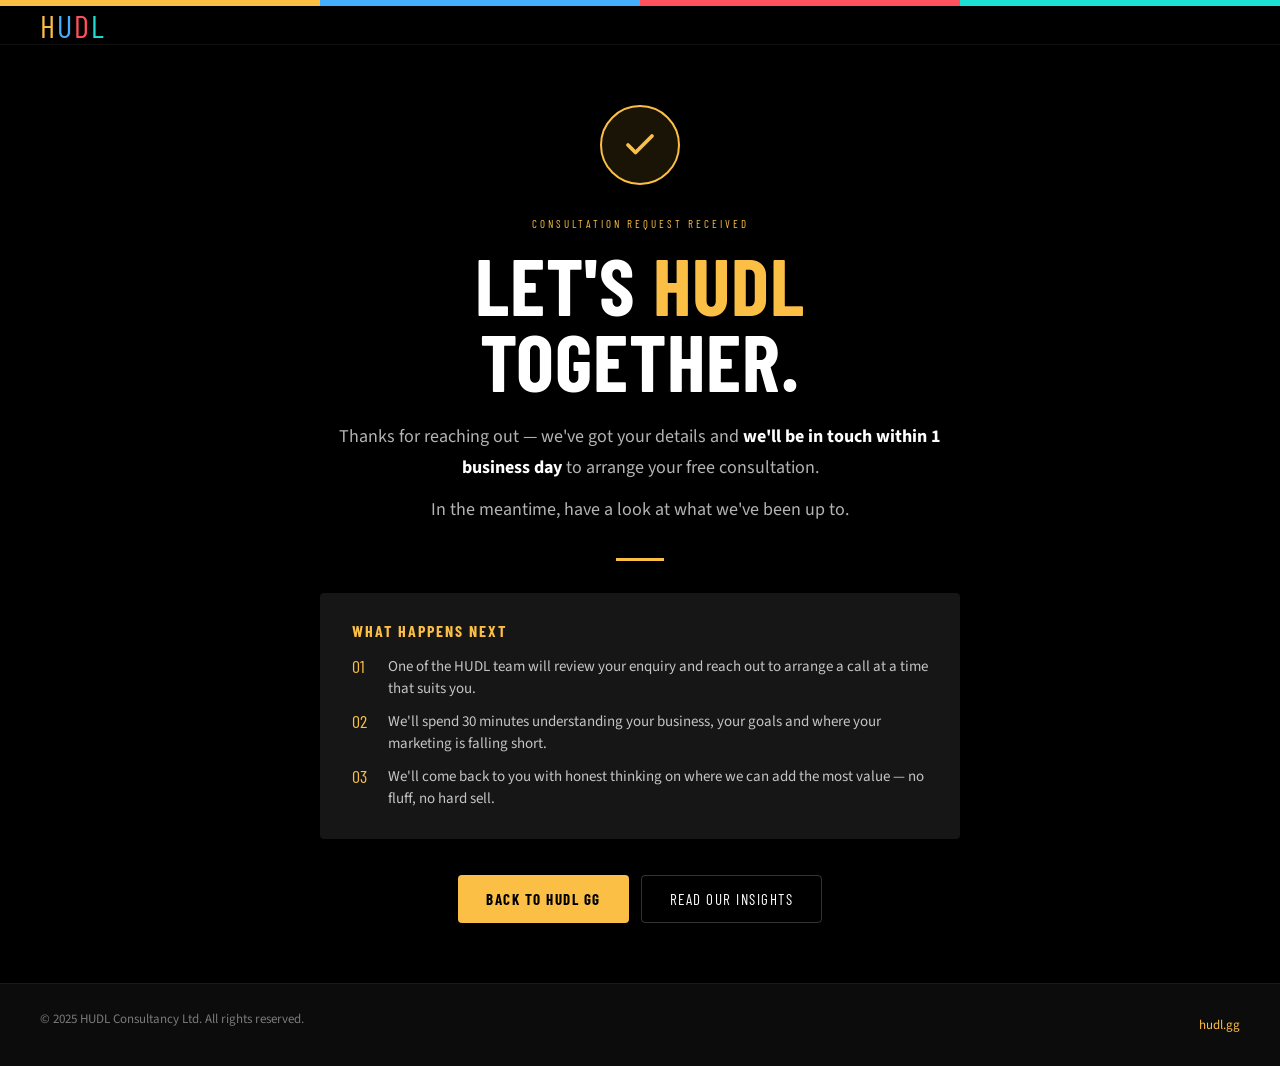
<file: thank-you.html>
<!DOCTYPE html>
<html lang="en">
<head>
  <meta charset="UTF-8" />
  <meta name="viewport" content="width=device-width, initial-scale=1.0" />
  <title>Thanks — We'll Be In Touch | HUDL Consultancy</title>
  <meta name="robots" content="noindex, nofollow" />

  <!-- Google Tag Manager -->
  <script>(function(w,d,s,l,i){w[l]=w[l]||[];w[l].push({'gtm.start':
  new Date().getTime(),event:'gtm.js'});var f=d.getElementsByTagName(s)[0],
  j=d.createElement(s),dl=l!='dataLayer'?'&l='+l:'';j.async=true;j.src=
  'https://www.googletagmanager.com/gtm.js?id='+i+dl;f.parentNode.insertBefore(j,f);
  })(window,document,'script','dataLayer','GTM-WS5VXXLD');</script>

  <link href="https://fonts.googleapis.com/css2?family=Source+Sans+3:ital,wght@0,300;0,400;0,600;0,700;0,900;1,400&family=Barlow+Condensed:wght@700;800;900&display=swap" rel="stylesheet" />

  <style>
    *, *::before, *::after { box-sizing: border-box; margin: 0; padding: 0; }
    :root {
      --black:   #000000;
      --white:   #ffffff;
      --yellow:  #fbbf46;
      --red:     #ff515e;
      --blue:    #45aeff;
      --cyan:    #1edfd4;
      --dark:    #0c0c0c;
      --mid:     #161616;
      --muted:   #7a7a7a;
      --font-display: 'Barlow Condensed', sans-serif;
      --font-body:    'Source Sans 3', Arial, sans-serif;
    }
    html, body { height: 100%; }
    body {
      background: var(--black);
      color: var(--white);
      font-family: var(--font-body);
      display: flex;
      flex-direction: column;
      min-height: 100vh;
    }
    a { text-decoration: none; color: inherit; }

    /* ===== STRIPE BAR ===== */
    .stripe-bar { display: flex; height: 6px; flex-shrink: 0; }
    .stripe-bar span { flex: 1; }
    .stripe-bar span:nth-child(1) { background: var(--yellow); }
    .stripe-bar span:nth-child(2) { background: var(--blue); }
    .stripe-bar span:nth-child(3) { background: var(--red); }
    .stripe-bar span:nth-child(4) { background: var(--cyan); }

    /* ===== NAV ===== */
    nav {
      height: 72px;
      background: rgba(0,0,0,0.92);
      border-bottom: 1px solid rgba(255,255,255,0.06);
      display: flex;
      align-items: center;
      padding: 0 40px;
    }
    .nav-logo {
      font-family: var(--font-display);
      font-size: 32px;
      letter-spacing: 2px;
      display: flex;
    }
    .lh { color: var(--yellow); }
    .lu { color: var(--blue); }
    .ld { color: var(--red); }
    .ll { color: var(--cyan); }

    /* ===== MAIN ===== */
    main {
      flex: 1;
      display: flex;
      align-items: center;
      justify-content: center;
      padding: 60px 24px;
    }
    .thank-you-card {
      max-width: 640px;
      width: 100%;
      text-align: center;
    }

    /* Animated tick */
    .tick-wrap {
      width: 80px;
      height: 80px;
      border-radius: 50%;
      background: rgba(251,191,70,0.1);
      border: 2px solid var(--yellow);
      display: flex;
      align-items: center;
      justify-content: center;
      margin: 0 auto 32px;
      animation: pop 0.4s cubic-bezier(0.175, 0.885, 0.32, 1.275) both;
    }
    @keyframes pop {
      from { transform: scale(0); opacity: 0; }
      to   { transform: scale(1); opacity: 1; }
    }
    .tick-wrap svg {
      width: 36px;
      height: 36px;
      stroke: var(--yellow);
      stroke-width: 2.5;
      fill: none;
      stroke-dasharray: 60;
      stroke-dashoffset: 60;
      animation: draw 0.5s 0.3s ease forwards;
    }
    @keyframes draw {
      to { stroke-dashoffset: 0; }
    }

    .tag {
      font-family: var(--font-display);
      font-size: 11px;
      letter-spacing: 3px;
      text-transform: uppercase;
      color: var(--yellow);
      display: block;
      margin-bottom: 16px;
      animation: fadeUp 0.5s 0.2s ease both;
    }
    h1 {
      font-family: var(--font-display);
      font-size: clamp(48px, 8vw, 80px);
      line-height: 0.95;
      letter-spacing: 1px;
      margin-bottom: 24px;
      animation: fadeUp 0.5s 0.3s ease both;
    }
    h1 span { color: var(--yellow); }
    p {
      font-size: 18px;
      color: rgba(255,255,255,0.7);
      line-height: 1.7;
      margin-bottom: 12px;
      animation: fadeUp 0.5s 0.4s ease both;
    }
    p strong { color: var(--white); }
    .divider {
      width: 48px;
      height: 3px;
      background: var(--yellow);
      margin: 32px auto;
      animation: fadeUp 0.5s 0.5s ease both;
    }
    .what-next {
      background: var(--mid);
      border-radius: 4px;
      padding: 28px 32px;
      text-align: left;
      margin-bottom: 36px;
      animation: fadeUp 0.5s 0.5s ease both;
    }
    .what-next h3 {
      font-family: var(--font-display);
      font-size: 16px;
      letter-spacing: 2px;
      text-transform: uppercase;
      color: var(--yellow);
      margin-bottom: 16px;
    }
    .what-next ul {
      list-style: none;
      display: flex;
      flex-direction: column;
      gap: 10px;
    }
    .what-next li {
      display: flex;
      align-items: flex-start;
      gap: 12px;
      font-size: 15px;
      color: rgba(255,255,255,0.75);
      line-height: 1.5;
    }
    .what-next li span.num {
      font-family: var(--font-display);
      font-size: 18px;
      color: var(--yellow);
      min-width: 24px;
      line-height: 1.2;
    }
    .btn-row {
      display: flex;
      gap: 12px;
      justify-content: center;
      flex-wrap: wrap;
      animation: fadeUp 0.5s 0.6s ease both;
    }
    .btn-primary {
      display: inline-flex;
      align-items: center;
      gap: 8px;
      background: var(--yellow);
      color: var(--black);
      font-family: var(--font-display);
      font-size: 15px;
      font-weight: 700;
      letter-spacing: 1.5px;
      text-transform: uppercase;
      padding: 14px 28px;
      border-radius: 4px;
      transition: transform 0.2s;
    }
    .btn-primary:hover { transform: translateY(-2px); }
    .btn-secondary {
      display: inline-flex;
      align-items: center;
      gap: 8px;
      background: transparent;
      color: var(--white);
      font-family: var(--font-display);
      font-size: 15px;
      letter-spacing: 1.5px;
      text-transform: uppercase;
      padding: 14px 28px;
      border-radius: 4px;
      border: 1px solid rgba(255,255,255,0.2);
      transition: border-color 0.2s, color 0.2s;
    }
    .btn-secondary:hover { border-color: var(--white); }

    @keyframes fadeUp {
      from { opacity: 0; transform: translateY(16px); }
      to   { opacity: 1; transform: translateY(0); }
    }

    /* ===== FOOTER ===== */
    footer {
      background: var(--dark);
      border-top: 1px solid rgba(255,255,255,0.06);
      padding: 24px 40px;
      display: flex;
      align-items: center;
      justify-content: space-between;
      flex-shrink: 0;
    }
    footer p { font-size: 13px; color: var(--muted); }
    footer a { font-size: 13px; color: var(--yellow); }

    @media (max-width: 600px) {
      nav { padding: 0 20px; }
      footer { flex-direction: column; gap: 8px; text-align: center; padding: 20px; }
    }
  </style>
</head>
<body>
  <noscript><iframe src="https://www.googletagmanager.com/ns.html?id=GTM-WS5VXXLD" height="0" width="0" style="display:none;visibility:hidden"></iframe></noscript>

  <div class="stripe-bar" aria-hidden="true"><span></span><span></span><span></span><span></span></div>

  <nav>
    <a href="/" class="nav-logo" aria-label="HUDL Consultancy home">
      <span class="lh">H</span><span class="lu">U</span><span class="ld">D</span><span class="ll">L</span>
    </a>
  </nav>

  <main>
    <div class="thank-you-card">
      <div class="tick-wrap">
        <svg viewBox="0 0 24 24" stroke-linecap="round" stroke-linejoin="round">
          <polyline points="20 6 9 17 4 12"></polyline>
        </svg>
      </div>

      <span class="tag">Consultation Request Received</span>
      <h1>LET'S <span>HUDL</span><br>TOGETHER.</h1>
      <p>Thanks for reaching out — we've got your details and <strong>we'll be in touch within 1 business day</strong> to arrange your free consultation.</p>
      <p>In the meantime, have a look at what we've been up to.</p>

      <div class="divider"></div>

      <div class="what-next">
        <h3>What happens next</h3>
        <ul>
          <li><span class="num">01</span><span>One of the HUDL team will review your enquiry and reach out to arrange a call at a time that suits you.</span></li>
          <li><span class="num">02</span><span>We'll spend 30 minutes understanding your business, your goals and where your marketing is falling short.</span></li>
          <li><span class="num">03</span><span>We'll come back to you with honest thinking on where we can add the most value — no fluff, no hard sell.</span></li>
        </ul>
      </div>

      <div class="btn-row">
        <a href="/" class="btn-primary">Back to HUDL gg</a>
        <a href="/blog.html" class="btn-secondary">Read Our Insights</a>
      </div>
    </div>
  </main>

  <footer>
    <p>© 2025 HUDL Consultancy Ltd. All rights reserved.</p>
    <a href="/">hudl.gg</a>
  </footer>
<script async src="https://www.googletagmanager.com/gtag/js?id=G-H93ZKJX1LM"></script>
<script>
  window.dataLayer = window.dataLayer || [];
  function gtag(){dataLayer.push(arguments);}
  gtag('js', new Date());
  gtag('config', 'G-H93ZKJX1LM');
  gtag('event', 'generate_lead');
</script>
</body>
</html>
</file>
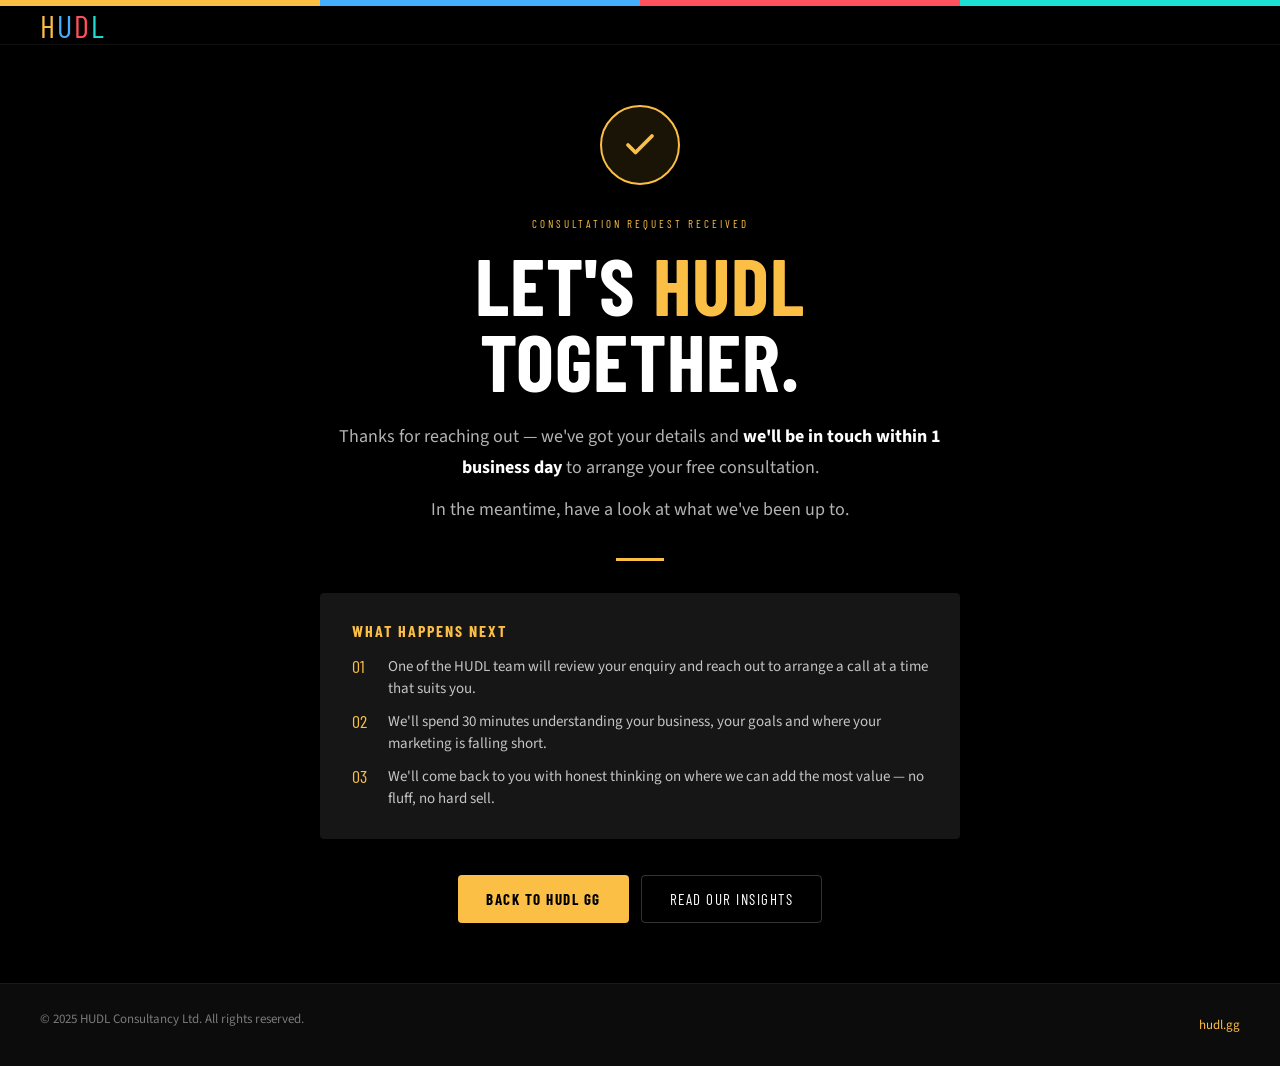
<file: Microsoft Copilot Chat Files/thank-you.html>
<!DOCTYPE html>
<html lang="en">
<head>
  <meta charset="UTF-8" />
  <meta name="viewport" content="width=device-width, initial-scale=1.0" />
  <title>Thanks — We'll Be In Touch | HUDL Consultancy</title>
  <meta name="robots" content="noindex, nofollow" />

  <!-- Google Tag Manager -->
  <script>(function(w,d,s,l,i){w[l]=w[l]||[];w[l].push({'gtm.start':
  new Date().getTime(),event:'gtm.js'});var f=d.getElementsByTagName(s)[0],
  j=d.createElement(s),dl=l!='dataLayer'?'&l='+l:'';j.async=true;j.src=
  'https://www.googletagmanager.com/gtm.js?id='+i+dl;f.parentNode.insertBefore(j,f);
  })(window,document,'script','dataLayer','GTM-W55VXXLD');</script>

  <link href="https://fonts.googleapis.com/css2?family=Source+Sans+3:ital,wght@0,300;0,400;0,600;0,700;0,900;1,400&family=Barlow+Condensed:wght@700;800;900&display=swap" rel="stylesheet" />

  <style>
    *, *::before, *::after { box-sizing: border-box; margin: 0; padding: 0; }
    :root {
      --black:   #000000;
      --white:   #ffffff;
      --yellow:  #fbbf46;
      --red:     #ff515e;
      --blue:    #45aeff;
      --cyan:    #1edfd4;
      --dark:    #0c0c0c;
      --mid:     #161616;
      --muted:   #7a7a7a;
      --font-display: 'Barlow Condensed', sans-serif;
      --font-body:    'Source Sans 3', Arial, sans-serif;
    }
    html, body { height: 100%; }
    body {
      background: var(--black);
      color: var(--white);
      font-family: var(--font-body);
      display: flex;
      flex-direction: column;
      min-height: 100vh;
    }
    a { text-decoration: none; color: inherit; }

    /* ===== STRIPE BAR ===== */
    .stripe-bar { display: flex; height: 6px; flex-shrink: 0; }
    .stripe-bar span { flex: 1; }
    .stripe-bar span:nth-child(1) { background: var(--yellow); }
    .stripe-bar span:nth-child(2) { background: var(--blue); }
    .stripe-bar span:nth-child(3) { background: var(--red); }
    .stripe-bar span:nth-child(4) { background: var(--cyan); }

    /* ===== NAV ===== */
    nav {
      height: 72px;
      background: rgba(0,0,0,0.92);
      border-bottom: 1px solid rgba(255,255,255,0.06);
      display: flex;
      align-items: center;
      padding: 0 40px;
    }
    .nav-logo {
      font-family: var(--font-display);
      font-size: 32px;
      letter-spacing: 2px;
      display: flex;
    }
    .lh { color: var(--yellow); }
    .lu { color: var(--blue); }
    .ld { color: var(--red); }
    .ll { color: var(--cyan); }

    /* ===== MAIN ===== */
    main {
      flex: 1;
      display: flex;
      align-items: center;
      justify-content: center;
      padding: 60px 24px;
    }
    .thank-you-card {
      max-width: 640px;
      width: 100%;
      text-align: center;
    }

    /* Animated tick */
    .tick-wrap {
      width: 80px;
      height: 80px;
      border-radius: 50%;
      background: rgba(251,191,70,0.1);
      border: 2px solid var(--yellow);
      display: flex;
      align-items: center;
      justify-content: center;
      margin: 0 auto 32px;
      animation: pop 0.4s cubic-bezier(0.175, 0.885, 0.32, 1.275) both;
    }
    @keyframes pop {
      from { transform: scale(0); opacity: 0; }
      to   { transform: scale(1); opacity: 1; }
    }
    .tick-wrap svg {
      width: 36px;
      height: 36px;
      stroke: var(--yellow);
      stroke-width: 2.5;
      fill: none;
      stroke-dasharray: 60;
      stroke-dashoffset: 60;
      animation: draw 0.5s 0.3s ease forwards;
    }
    @keyframes draw {
      to { stroke-dashoffset: 0; }
    }

    .tag {
      font-family: var(--font-display);
      font-size: 11px;
      letter-spacing: 3px;
      text-transform: uppercase;
      color: var(--yellow);
      display: block;
      margin-bottom: 16px;
      animation: fadeUp 0.5s 0.2s ease both;
    }
    h1 {
      font-family: var(--font-display);
      font-size: clamp(48px, 8vw, 80px);
      line-height: 0.95;
      letter-spacing: 1px;
      margin-bottom: 24px;
      animation: fadeUp 0.5s 0.3s ease both;
    }
    h1 span { color: var(--yellow); }
    p {
      font-size: 18px;
      color: rgba(255,255,255,0.7);
      line-height: 1.7;
      margin-bottom: 12px;
      animation: fadeUp 0.5s 0.4s ease both;
    }
    p strong { color: var(--white); }
    .divider {
      width: 48px;
      height: 3px;
      background: var(--yellow);
      margin: 32px auto;
      animation: fadeUp 0.5s 0.5s ease both;
    }
    .what-next {
      background: var(--mid);
      border-radius: 4px;
      padding: 28px 32px;
      text-align: left;
      margin-bottom: 36px;
      animation: fadeUp 0.5s 0.5s ease both;
    }
    .what-next h3 {
      font-family: var(--font-display);
      font-size: 16px;
      letter-spacing: 2px;
      text-transform: uppercase;
      color: var(--yellow);
      margin-bottom: 16px;
    }
    .what-next ul {
      list-style: none;
      display: flex;
      flex-direction: column;
      gap: 10px;
    }
    .what-next li {
      display: flex;
      align-items: flex-start;
      gap: 12px;
      font-size: 15px;
      color: rgba(255,255,255,0.75);
      line-height: 1.5;
    }
    .what-next li span.num {
      font-family: var(--font-display);
      font-size: 18px;
      color: var(--yellow);
      min-width: 24px;
      line-height: 1.2;
    }
    .btn-row {
      display: flex;
      gap: 12px;
      justify-content: center;
      flex-wrap: wrap;
      animation: fadeUp 0.5s 0.6s ease both;
    }
    .btn-primary {
      display: inline-flex;
      align-items: center;
      gap: 8px;
      background: var(--yellow);
      color: var(--black);
      font-family: var(--font-display);
      font-size: 15px;
      font-weight: 700;
      letter-spacing: 1.5px;
      text-transform: uppercase;
      padding: 14px 28px;
      border-radius: 4px;
      transition: transform 0.2s;
    }
    .btn-primary:hover { transform: translateY(-2px); }
    .btn-secondary {
      display: inline-flex;
      align-items: center;
      gap: 8px;
      background: transparent;
      color: var(--white);
      font-family: var(--font-display);
      font-size: 15px;
      letter-spacing: 1.5px;
      text-transform: uppercase;
      padding: 14px 28px;
      border-radius: 4px;
      border: 1px solid rgba(255,255,255,0.2);
      transition: border-color 0.2s, color 0.2s;
    }
    .btn-secondary:hover { border-color: var(--white); }

    @keyframes fadeUp {
      from { opacity: 0; transform: translateY(16px); }
      to   { opacity: 1; transform: translateY(0); }
    }

    /* ===== FOOTER ===== */
    footer {
      background: var(--dark);
      border-top: 1px solid rgba(255,255,255,0.06);
      padding: 24px 40px;
      display: flex;
      align-items: center;
      justify-content: space-between;
      flex-shrink: 0;
    }
    footer p { font-size: 13px; color: var(--muted); }
    footer a { font-size: 13px; color: var(--yellow); }

    @media (max-width: 600px) {
      nav { padding: 0 20px; }
      footer { flex-direction: column; gap: 8px; text-align: center; padding: 20px; }
    }
  </style>
</head>
<body>
  <noscript><iframe src="https://www.googletagmanager.com/ns.html?id=GTM-W55VXXLD" height="0" width="0" style="display:none;visibility:hidden"></iframe></noscript>

  <div class="stripe-bar" aria-hidden="true"><span></span><span></span><span></span><span></span></div>

  <nav>
    <a href="/" class="nav-logo" aria-label="HUDL Consultancy home">
      <span class="lh">H</span><span class="lu">U</span><span class="ld">D</span><span class="ll">L</span>
    </a>
  </nav>

  <main>
    <div class="thank-you-card">
      <div class="tick-wrap">
        <svg viewBox="0 0 24 24" stroke-linecap="round" stroke-linejoin="round">
          <polyline points="20 6 9 17 4 12"></polyline>
        </svg>
      </div>

      <span class="tag">Consultation Request Received</span>
      <h1>LET'S <span>HUDL</span><br>TOGETHER.</h1>
      <p>Thanks for reaching out — we've got your details and <strong>we'll be in touch within 1 business day</strong> to arrange your free consultation.</p>
      <p>In the meantime, have a look at what we've been up to.</p>

      <div class="divider"></div>

      <div class="what-next">
        <h3>What happens next</h3>
        <ul>
          <li><span class="num">01</span><span>One of the HUDL team will review your enquiry and reach out to arrange a call at a time that suits you.</span></li>
          <li><span class="num">02</span><span>We'll spend 30 minutes understanding your business, your goals and where your marketing is falling short.</span></li>
          <li><span class="num">03</span><span>We'll come back to you with honest thinking on where we can add the most value — no fluff, no hard sell.</span></li>
        </ul>
      </div>

      <div class="btn-row">
        <a href="/" class="btn-primary">Back to HUDL gg</a>
        <a href="/blog.html" class="btn-secondary">Read Our Insights</a>
      </div>
    </div>
  </main>

  <footer>
    <p>© 2025 HUDL Consultancy Ltd. All rights reserved.</p>
    <a href="/">hudl.gg</a>
  </footer>

</body>
</html>
</file>
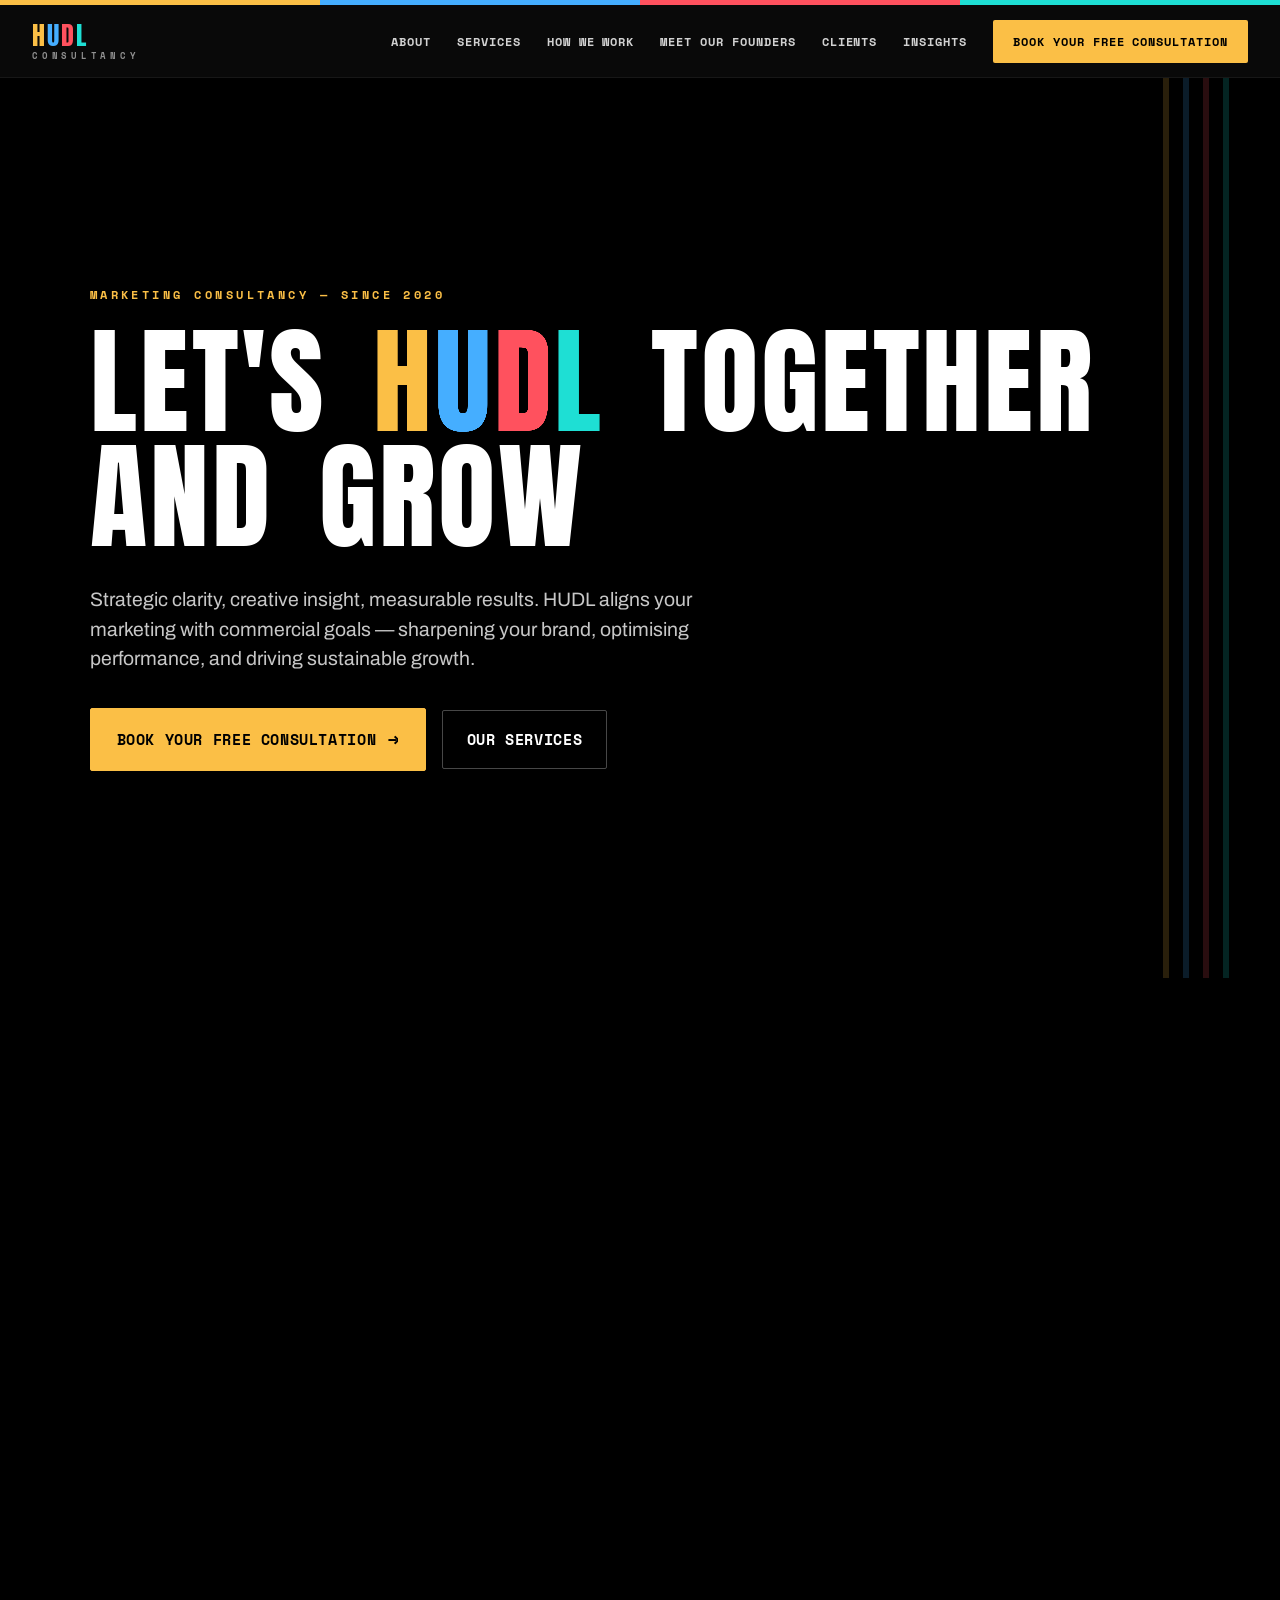
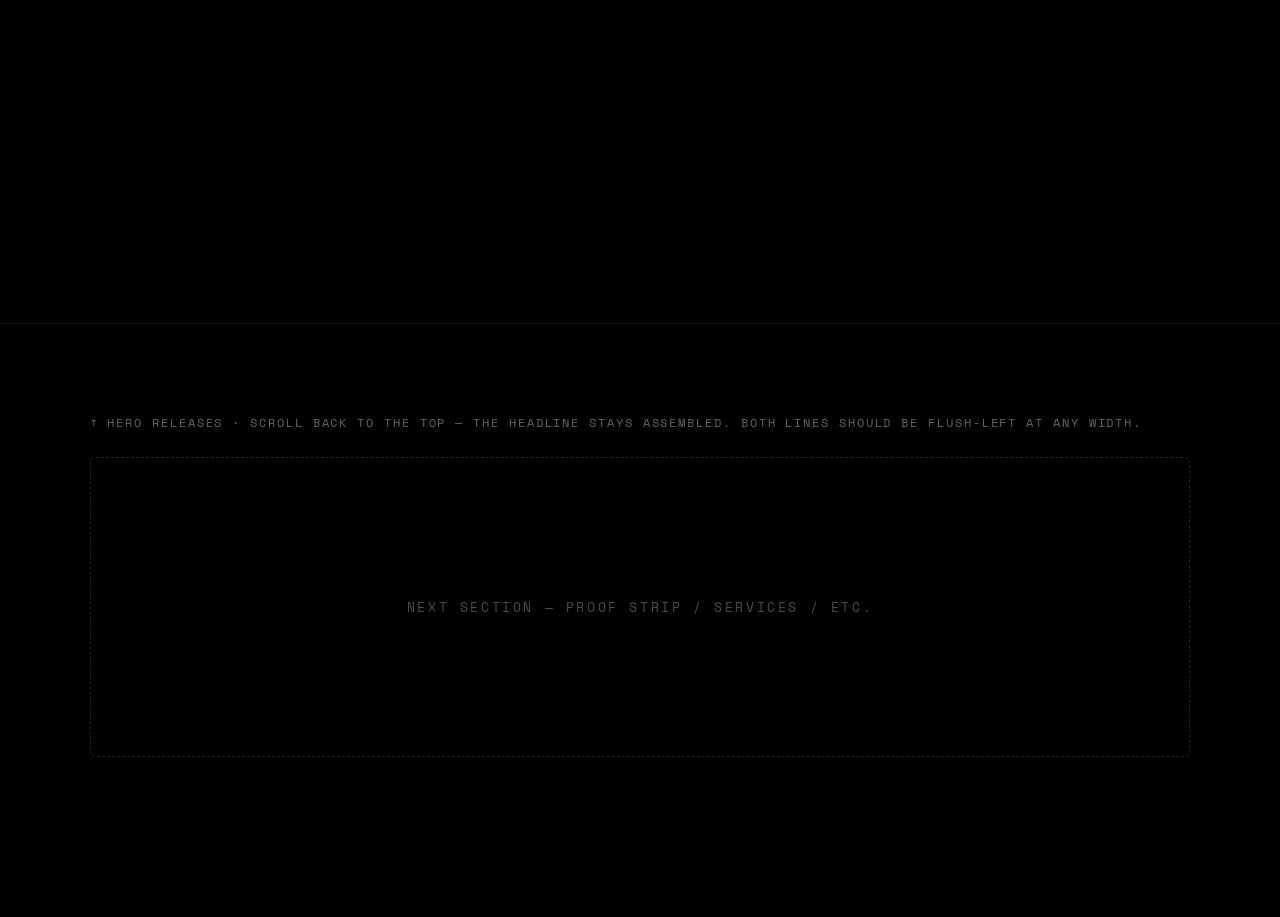
<file: wp-theme-build/hero-preview.html>
<!DOCTYPE html>
<html lang="en"><head>
<meta charset="UTF-8" /><meta name="viewport" content="width=device-width, initial-scale=1.0" />
<title>HUDL Hero — Preview (Hyper HUDL, centred)</title>
<link rel="preconnect" href="https://fonts.googleapis.com" /><link rel="preconnect" href="https://fonts.gstatic.com" crossorigin />
<link href="https://fonts.googleapis.com/css2?family=Anton&family=Archivo:wght@400;500;600&family=Space+Mono:wght@400;700&display=swap" rel="stylesheet" />
<style>

*,*::before,*::after{box-sizing:border-box;margin:0;padding:0;}
body{background:#000;color:#fff;font-family:Archivo,system-ui,sans-serif;}
ul{list-style:none;} a{color:inherit;text-decoration:none;}
.stripe-bar{display:flex;height:5px;width:100%;}
.stripe-bar span{flex:1;}
.stripe-bar span:nth-child(1){background:#fbbf46;}.stripe-bar span:nth-child(2){background:#45aeff;}
.stripe-bar span:nth-child(3){background:#ff515e;}.stripe-bar span:nth-child(4){background:#1edfd4;}
nav.site-nav{position:sticky;top:0;z-index:100;background:rgba(10,10,10,0.96);backdrop-filter:blur(12px);border-bottom:1px solid rgba(255,255,255,0.06);}
.nav-inner{display:flex;align-items:center;justify-content:space-between;height:72px;max-width:1400px;margin:0 auto;padding:0 32px;}
.nav-logo{font-family:"Anton",sans-serif;font-size:26px;letter-spacing:2px;line-height:1;}
.nav-logo .sub{display:block;font-family:"Space Mono",monospace;font-size:9px;font-weight:700;letter-spacing:0.42em;color:rgba(255,255,255,0.55);margin-top:3px;}
.nav-logo .lh{color:#fbbf46;}.nav-logo .lu{color:#45aeff;}.nav-logo .ld{color:#ff515e;}.nav-logo .ll{color:#1edfd4;}
.nav-links{display:flex;gap:26px;align-items:center;}
.nav-links a{font-family:"Space Mono",monospace;font-size:12px;font-weight:700;letter-spacing:0.08em;text-transform:uppercase;color:rgba(255,255,255,0.82);}
.nav-links a:hover{color:#fbbf46;}
.nav-links .nav-cta{background:#fbbf46;color:#000;padding:13px 20px;border-radius:2px;}
.preview-tail{padding:90px 7% 160px;border-top:1px solid rgba(255,255,255,0.07);}
.preview-tail .note{font-family:"Space Mono",monospace;font-size:12px;letter-spacing:0.16em;text-transform:uppercase;color:rgba(255,255,255,0.4);}
.preview-tail .ph{margin-top:26px;height:300px;border:1.5px dashed rgba(255,255,255,0.14);border-radius:6px;display:flex;align-items:center;justify-content:center;font-family:"Space Mono",monospace;font-size:13px;letter-spacing:0.2em;text-transform:uppercase;color:rgba(255,255,255,0.3);}
@media(max-width:768px){.nav-links{display:none;}}

/* ===========================================================================
   HUDL — Kinetic scroll hero (Variant B "spin converge")
   Scoped under .kh-hero so it never collides with the rest of the theme.
   Fonts: Anton (headline/logo), Space Mono (eyebrow/buttons), Archivo (body).
   =========================================================================== */

/* --- Section box. Overrides the old #hero rules from style.css via the
       higher-specificity #hero.kh-hero selector. Default (no-JS / reduced
       motion) = a normal, non-pinned hero. JS adds .is-animating to switch
       on the 205vh scroll runway + sticky pin. --- */
#hero.kh-hero {
  position: relative;
  display: block;
  min-height: 0;
  height: auto;
  padding: 0;
  overflow: visible;
  background: #000;
}
#hero.kh-hero.is-animating {
  height: 205vh;
}

.kh-hero .kh-sticky {
  position: static;
}
#hero.kh-hero.is-animating .kh-sticky {
  position: sticky;
  top: 0;
  height: 100vh;
}

.kh-hero .kh-stage {
  position: relative;
  width: 100%;
  min-height: 86vh;
  background: #000;
  display: flex;
  flex-direction: column;
  justify-content: center;
  padding: 40px 7%;
  overflow: hidden;
}
#hero.kh-hero.is-animating .kh-stage {
  min-height: 0;
  height: 100%;
}

/* Decorative vertical brand bars down the right (nod to the live site). */
.kh-hero .kh-stripes {
  position: absolute;
  top: 0;
  right: 4%;
  bottom: 0;
  display: flex;
  gap: 14px;
  opacity: 0.16;
  z-index: 1;
  pointer-events: none;
}
.kh-hero .kh-stripes span { display: block; width: 6px; height: 100%; }
.kh-hero .kh-stripes span:nth-child(1) { background: #fbbf46; }
.kh-hero .kh-stripes span:nth-child(2) { background: #45aeff; }
.kh-hero .kh-stripes span:nth-child(3) { background: #ff515e; }
.kh-hero .kh-stripes span:nth-child(4) { background: #1edfd4; }

.kh-hero .kh-inner {
  position: relative;
  z-index: 2;
  max-width: 1180px;
  width: 100%;
}

/* Eyebrow */
.kh-hero .kh-eyebrow {
  margin: 0 0 22px;
  font-family: "Space Mono", monospace;
  font-weight: 700;
  text-transform: uppercase;
  letter-spacing: 0.28em;
  color: #fbbf46;
  font-size: clamp(11px, 1.1vw, 18px);
}

/* Headline */
.kh-hero .kh-headline {
  margin: 0;
  font-family: "Anton", "Archivo Black", sans-serif;
  font-weight: 400;
  text-transform: uppercase;
  line-height: 0.98;
  letter-spacing: 0.025em;
  /* Word gap delivered via word-spacing (on real, collapsible spaces) so wrapped
     lines never inherit a leading indent. Tuned to ~the design's 0.38em gap. */
  word-spacing: 0.13em;
  font-size: clamp(2.5rem, 8.5vw, 9rem);
  color: #fff;
  text-align: left;
}
.kh-hero .kh-headline .kh-word { display: inline-block; white-space: nowrap; }
.kh-hero .kh-headline .kh-letter {
  display: inline-block;
  white-space: pre;
  transform-origin: center center;
  will-change: transform, opacity;
}
.kh-hero .kh-headline .kh-hudl { position: relative; z-index: 5; }

/* Anti-FOUC: an inline script tags the hero with .kh-prep the moment it parses
   (only runs when JS is enabled). The headline is hidden until the engine paints
   its first frame, then .kh-prep is removed. With JS disabled the inline script
   never runs, so the headline stays visible as a normal no-JS hero. */
.kh-hero.kh-prep .kh-headline { opacity: 0; }

/* Subline */
.kh-hero .kh-subline {
  margin: 26px 0 0;
  font-family: Archivo, system-ui, sans-serif;
  color: rgba(255, 255, 255, 0.78);
  font-size: clamp(14px, 1.5vw, 22px);
  line-height: 1.5;
  max-width: 620px;
}

/* CTAs */
.kh-hero .kh-actions {
  display: flex;
  gap: 16px;
  flex-wrap: wrap;
  align-items: center;
  margin-top: 30px;
}
.kh-hero .kh-btn-primary,
.kh-hero .kh-btn-secondary {
  display: inline-flex;
  align-items: center;
  gap: 12px;
  font-family: "Space Mono", monospace;
  font-weight: 700;
  text-transform: uppercase;
  letter-spacing: 0.04em;
  font-size: clamp(12px, 1.1vw, 18px);
  padding: 18px 26px;
  border-radius: 2px;
  text-decoration: none;
  transition: transform 0.18s ease, background 0.18s ease, border-color 0.18s ease, color 0.18s ease, filter 0.18s ease;
}
.kh-hero .kh-btn-primary { background: #fbbf46; color: #000; border: 1.5px solid #fbbf46; }
.kh-hero .kh-btn-primary:hover { filter: brightness(0.95); transform: translateY(-2px); }
.kh-hero .kh-btn-secondary { background: transparent; color: #fff; border: 1.5px solid rgba(255, 255, 255, 0.28); padding: 17px 24px; }
.kh-hero .kh-btn-secondary:hover { border-color: #fff; color: #fff; }
.kh-hero .kh-arrow-cta { font-size: 1.1em; }

/* Scroll hint — only meaningful while animating */
.kh-hero .kh-scrollhint {
  position: absolute;
  bottom: 26px;
  left: 50%;
  transform: translateX(-50%);
  display: none;
  flex-direction: column;
  align-items: center;
  gap: 8px;
  pointer-events: none;
  z-index: 2;
}
#hero.kh-hero.is-animating .kh-scrollhint { display: flex; }
.kh-hero .kh-scrollhint-label {
  font-family: "Space Mono", monospace;
  font-size: 11px;
  letter-spacing: 0.22em;
  text-transform: uppercase;
  color: rgba(255, 255, 255, 0.45);
}
.kh-hero .kh-scrollhint-arrow {
  color: rgba(255, 255, 255, 0.45);
  font-size: 18px;
  animation: kh-bob 1.4s ease-in-out infinite;
}
@keyframes kh-bob { 0%, 100% { transform: translateY(0); } 50% { transform: translateY(6px); } }

/* While animating, hide supporting copy until JS reveals it on scroll. */
#hero.kh-hero.is-animating .kh-eyebrow,
#hero.kh-hero.is-animating .kh-subline,
#hero.kh-hero.is-animating .kh-actions { opacity: 0; }

/* Reduced motion / no-JS: guarantee everything is visible and assembled. */
#hero.kh-hero.kh-static .kh-eyebrow,
#hero.kh-hero.kh-static .kh-subline,
#hero.kh-hero.kh-static .kh-actions { opacity: 1; }
@media (prefers-reduced-motion: reduce) {
  #hero.kh-hero { height: auto; }
  #hero.kh-hero .kh-sticky { position: static; height: auto; }
  .kh-hero .kh-scrollhint { display: none; }
}

/* Mobile tuning */
@media (max-width: 768px) {
  .kh-hero .kh-stage { padding: 32px 6%; }
  .kh-hero .kh-stripes { display: none; }
  .kh-hero .kh-actions { gap: 12px; }
  .kh-hero .kh-btn-primary,
  .kh-hero .kh-btn-secondary { padding: 15px 20px; }
}

</style></head><body>

<div class="stripe-bar" aria-hidden="true"><span></span><span></span><span></span><span></span></div>
<nav class="site-nav"><div class="nav-inner">
  <a href="#" class="nav-logo"><span><span class="lh">H</span><span class="lu">U</span><span class="ld">D</span><span class="ll">L</span></span><span class="sub">CONSULTANCY</span></a>
  <ul class="nav-links"><li><a href="#">About</a></li><li><a href="#">Services</a></li><li><a href="#">How We Work</a></li><li><a href="#">Meet Our Founders</a></li><li><a href="#">Clients</a></li><li><a href="#">Insights</a></li><li><a href="#" class="nav-cta">Book Your Free Consultation</a></li></ul>
</div></nav>
<section id="hero" class="kh-hero" aria-label="Hero"><div class="kh-sticky"><div class="kh-stage">
  <div class="kh-stripes" aria-hidden="true"><span></span><span></span><span></span><span></span></div>
  <div class="kh-inner">
    <p class="kh-eyebrow">Marketing Consultancy &mdash; Since 2020</p>
    <h1 class="kh-headline">Let's HUDL together and grow</h1>
    <p class="kh-subline">Strategic clarity, creative insight, measurable results. HUDL aligns your marketing with commercial goals &mdash; sharpening your brand, optimising performance, and driving sustainable growth.</p>
    <div class="kh-actions"><a class="kh-btn-primary" href="#">Book Your Free Consultation <span class="kh-arrow-cta" aria-hidden="true">&rarr;</span></a><a class="kh-btn-secondary" href="#">Our Services</a></div>
  </div>
  <div class="kh-scrollhint" aria-hidden="true"><span class="kh-scrollhint-label">Scroll to assemble</span><span class="kh-scrollhint-arrow">&darr;</span></div>
</div></div>
<script>(function(){var s=document.currentScript;var h=s&&s.closest?s.closest('.kh-hero'):null;if(h){h.classList.add('kh-prep');}})();</script>
</section>
<section class="preview-tail"><div class="note">&uarr; Hero releases &middot; scroll back to the top &mdash; the headline stays assembled. Both lines should be flush-left at any width.</div><div class="ph">Next section &mdash; proof strip / services / etc.</div></section>

<script>
/**
 * HUDL — Kinetic scroll hero · "Hyper HUDL" intro (vanilla port).
 *
 * Opening state: ONLY the four "HUDL" letters are on stage, hyper-scaled,
 * tilted and spread left->right (H·U·D·L), CENTRED in the viewport. As the
 * user scrolls, the HUDL letters shrink + untilt into their inline slot inside
 * the headline while the rest of the words fly in and spin-converge to spell
 * "LET'S HUDL TOGETHER AND GROW". Supporting copy fades up once it has landed.
 *
 * The giant HUDL cluster is re-centred on the stage (measured each layout), so
 * the opening reads centred and responsive at any screen size, then resolves
 * to the headline's natural (left-aligned) position as it assembles.
 *
 * Honours prefers-reduced-motion and degrades to a static hero with no JS.
 * Reference maths: README §7–8 and production-reference/hero-kinetic.js.
 */
(function () {
  'use strict';

  var HUDL_COLORS = ['#fbbf46', '#45aeff', '#ff515e', '#1edfd4'];

  // Hyper-sized intro anchors, one per HUDL letter (H, U, D, L).
  //   ax = horizontal offset as a fraction of stage WIDTH (spread within cluster)
  //   ay = vertical offset as a fraction of stage HEIGHT
  //   rot = start rotation (deg) · sc = start scale multiplier
  var GIANT = [
    { ax: -0.24, ay: -0.06, rot: -12, sc: 4.0 },  // H
    { ax: -0.05, ay:  0.08, rot:   8, sc: 4.4 },  // U
    { ax:  0.15, ay: -0.08, rot:  -6, sc: 4.1 },  // D
    { ax:  0.31, ay:  0.06, rot:  11, sc: 4.0 }   // L
  ];
  // Mean spread so the cluster can be re-centred (zero-mean spread around centre).
  var MEAN_AX = (GIANT[0].ax + GIANT[1].ax + GIANT[2].ax + GIANT[3].ax) / 4;
  var MEAN_AY = (GIANT[0].ay + GIANT[1].ay + GIANT[2].ay + GIANT[3].ay) / 4;

  var HUDL_ASSEMBLE = 0.78; // HUDL letters reach home at 78% of progress
  var ASSEMBLE_AT = 0.62;   // assembly completes at 62% of the scroll runway

  // The other (white) letters fly in from a seeded scatter and spin-converge.
  var CFG = { spread: 0.52, rot: 430, minScale: 0.3 };
  var CONVERGE_START = 0.26;  // hidden until here
  var CONVERGE_SPAN  = 0.30;  // per-letter stagger window

  function clamp01(v) { return v < 0 ? 0 : v > 1 ? 1 : v; }
  function easeOutCubic(t) { return 1 - Math.pow(1 - t, 3); }

  // Deterministic PRNG so the scatter is stable, not re-randomised each frame.
  function mulberry32(seed) {
    var a = seed >>> 0;
    return function () {
      a |= 0; a = (a + 0x6D2B79F5) | 0;
      var t = Math.imul(a ^ (a >>> 15), 1 | a);
      t = (t + Math.imul(t ^ (t >>> 7), 61 | t)) ^ t;
      return ((t ^ (t >>> 14)) >>> 0) / 4294967296;
    };
  }

  function init() {
    var hero = document.querySelector('.kh-hero');
    if (!hero) { return; }

    var stage = hero.querySelector('.kh-stage');
    var h1 = hero.querySelector('.kh-headline');
    var eyebrow = hero.querySelector('.kh-eyebrow');
    var subline = hero.querySelector('.kh-subline');
    var actions = hero.querySelector('.kh-actions');
    var hint = hero.querySelector('.kh-scrollhint');
    if (!stage || !h1) { hero.classList.remove('kh-prep'); return; }

    // Tokenise the headline into words -> letters, flagging the "HUDL" word.
    var text = h1.textContent.trim();
    h1.textContent = '';
    var words = text.split(/\s+/);
    var letters = [];
    var hudlLetters = [];
    var li = 0;

    words.forEach(function (word, wi) {
      var wordSpan = document.createElement('span');
      wordSpan.className = 'kh-word';
      var clean = word.replace(/[^A-Za-z0-9]/g, '').toUpperCase();
      var isHudlWord = clean === 'HUDL';
      var hi = 0;

      Array.prototype.forEach.call(word, function (ch) {
        var isLetter = /[A-Za-z0-9]/.test(ch);
        var span = document.createElement('span');
        span.className = 'kh-letter';
        span.textContent = ch;
        var isHudl = isHudlWord && isLetter;
        var rec = { el: span, i: li, isHudl: isHudl, hudlIndex: -1 };
        if (isHudl) {
          span.style.color = HUDL_COLORS[hi % 4];
          span.classList.add('kh-hudl');
          span.style.position = 'relative';
          span.style.zIndex = '5';
          rec.hudlIndex = hi;
          hi++;
          hudlLetters.push(rec);
        }
        wordSpan.appendChild(span);
        letters.push(rec);
        li++;
      });

      h1.appendChild(wordSpan);
      if (wi < words.length - 1) {
        // A real, collapsible space between words: it provides the line-break
        // opportunity AND is removed at the start of a wrapped line, so every
        // line stays flush-left (no indent) at any screen size. The visual gap
        // is set via `word-spacing` in the CSS.
        h1.appendChild(document.createTextNode(' '));
      }
    });

    var count = letters.length;

    // Seeded scatter for the white letters (stable across frames).
    var rand = mulberry32(7 + 4 * 13);
    letters.forEach(function (L) {
      L.dx = rand() * 2 - 1;
      L.dy = rand() * 2 - 1;
      L.rs = rand() < 0.5 ? -1 : 1;
      L.rj = 0.6 + rand() * 0.4;
    });

    var reduce = window.matchMedia && window.matchMedia('(prefers-reduced-motion: reduce)').matches;
    if (reduce) {
      // Letters already sit assembled; just reveal and bail (no scroll binding).
      hero.classList.add('kh-static');
      hero.classList.remove('kh-prep');
      return;
    }

    hero.classList.add('is-animating');

    var dimW = 0;
    var dimH = 0;
    var centerX = 0; // offset to bring the assembled HUDL cluster to stage centre
    var centerY = 0;

    function measure() {
      dimW = stage.clientWidth;
      dimH = stage.clientHeight;

      // Fluid headline size computed from the stage width (matches reference).
      var fs = Math.max(34, Math.min(dimW * 0.092, 168));
      h1.style.fontSize = fs + 'px';
      if (eyebrow) {
        eyebrow.style.fontSize = Math.max(11, fs * 0.105) + 'px';
        eyebrow.style.marginBottom = (fs * 0.18) + 'px';
      }
      if (subline) {
        subline.style.fontSize = Math.max(14, fs * 0.165) + 'px';
        subline.style.marginTop = (fs * 0.26) + 'px';
      }
      if (actions) { actions.style.marginTop = (fs * 0.3) + 'px'; }
      var btnSize = Math.max(12, fs * 0.13) + 'px';
      hero.querySelectorAll('.kh-btn-primary, .kh-btn-secondary').forEach(function (b) {
        b.style.fontSize = btnSize;
      });

      // Measure the HUDL letters' natural (untransformed) box to centre the
      // giant intro cluster on the stage. Clear their transform first so the
      // rects reflect pure layout, then the next render() re-applies them.
      if (hudlLetters.length) {
        for (var k = 0; k < hudlLetters.length; k++) { hudlLetters[k].el.style.transform = 'none'; }
        var sr = stage.getBoundingClientRect();
        var minX = Infinity, maxX = -Infinity, minY = Infinity, maxY = -Infinity;
        for (var j = 0; j < hudlLetters.length; j++) {
          var r = hudlLetters[j].el.getBoundingClientRect();
          if (r.left < minX) { minX = r.left; }
          if (r.right > maxX) { maxX = r.right; }
          if (r.top < minY) { minY = r.top; }
          if (r.bottom > maxY) { maxY = r.bottom; }
        }
        var clusterCx = (minX + maxX) / 2 - sr.left;
        var clusterCy = (minY + maxY) / 2 - sr.top;
        centerX = sr.width / 2 - clusterCx;
        centerY = sr.height / 2 - clusterCy;
      }
    }

    function revealCopy(el, progress, start) {
      if (!el) { return; }
      var rv = clamp01((progress - start) / (1 - start));
      el.style.opacity = rv.toFixed(3);
      el.style.transform = 'translateY(' + ((1 - rv) * 22).toFixed(1) + 'px)';
    }

    function render(progress) {
      var spreadX = dimW * CFG.spread;
      var spreadY = dimH * CFG.spread * 1.05;

      for (var i = 0; i < count; i++) {
        var L = letters[i];

        if (L.isHudl) {
          // Hyper-sized intro: centred giant cluster -> natural inline slot.
          var a = GIANT[L.hudlIndex] || GIANT[0];
          var local = easeOutCubic(clamp01(progress / HUDL_ASSEMBLE));
          var inv = 1 - local;
          // Centring offset + zero-mean spread, both fading out as it assembles.
          var gtx = (centerX + (a.ax - MEAN_AX) * dimW) * inv;
          var gty = (centerY + (a.ay - MEAN_AY) * dimH) * inv;
          var grot = a.rot * inv;
          var gsc = 1 + (a.sc - 1) * inv;
          L.el.style.transform = 'translate3d(' + gtx.toFixed(1) + 'px,' + gty.toFixed(1) + 'px,0) rotate(' + grot.toFixed(2) + 'deg) scale(' + gsc.toFixed(3) + ')';
          L.el.style.opacity = '1';
          L.el.style.filter = 'none';
          continue;
        }

        // Other letters: hidden at start, then fly in & spin-converge.
        var delay = count > 1 ? (L.i / (count - 1)) * CONVERGE_SPAN : 0;
        var rr = clamp01((progress - CONVERGE_START - delay) / (1 - CONVERGE_START - delay));
        var e = easeOutCubic(rr);
        var cinv = 1 - e;
        var tx = L.dx * spreadX * cinv;
        var ty = L.dy * spreadY * cinv;
        var crot = L.rs * CFG.rot * L.rj * cinv;
        var csc = 1 - cinv * (1 - CFG.minScale);
        L.el.style.transform = 'translate3d(' + tx.toFixed(1) + 'px,' + ty.toFixed(1) + 'px,0) rotate(' + crot.toFixed(1) + 'deg) scale(' + csc.toFixed(3) + ')';
        L.el.style.opacity = e.toFixed(3);
      }

      revealCopy(eyebrow, progress, 0.62);
      revealCopy(subline, progress, 0.80);
      revealCopy(actions, progress, 0.88);
      if (hint) { hint.style.opacity = progress < 0.96 ? '1' : '0'; }
    }

    // Monotonic "high-water mark": progress only moves forward, so scrolling
    // back to the top never replays the scramble.
    var peak = 0;
    function update() {
      var rect = hero.getBoundingClientRect();
      var total = hero.offsetHeight - window.innerHeight;
      var scrolled = clamp01(-rect.top / (total || 1));
      var target = clamp01(scrolled / ASSEMBLE_AT);
      if (target > peak) { peak = target; }
      render(peak);
    }

    var ticking = false;
    function onScroll() {
      if (ticking) { return; }
      ticking = true;
      requestAnimationFrame(function () { ticking = false; update(); });
    }

    measure();
    update();
    hero.classList.remove('kh-prep'); // reveal now that the first frame is set

    window.addEventListener('scroll', onScroll, { passive: true });
    window.addEventListener('resize', function () { measure(); update(); });

    // Re-measure once webfonts have settled so sizing/centring stay accurate.
    if (document.fonts && document.fonts.ready) {
      document.fonts.ready.then(function () { measure(); update(); });
    }
  }

  if (document.readyState === 'loading') {
    document.addEventListener('DOMContentLoaded', init);
  } else {
    init();
  }
})();

</script></body></html>
</file>
